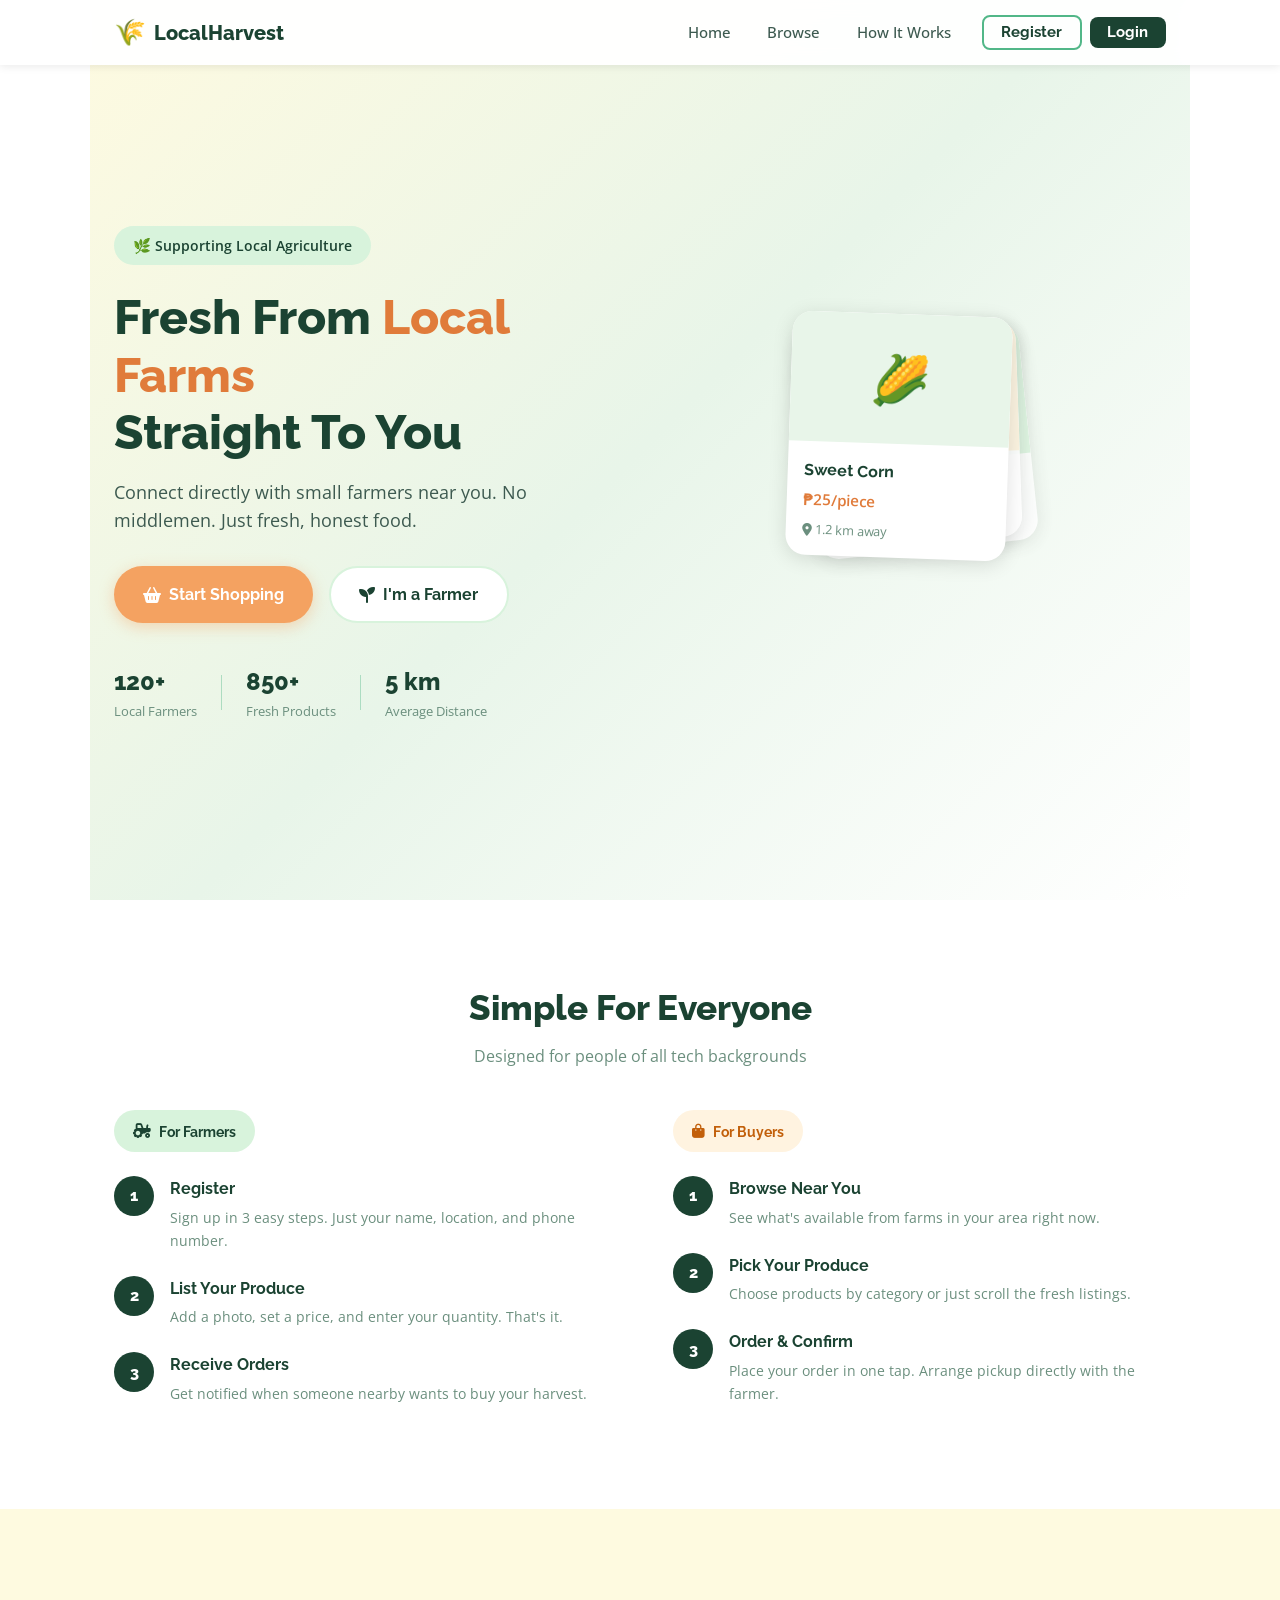
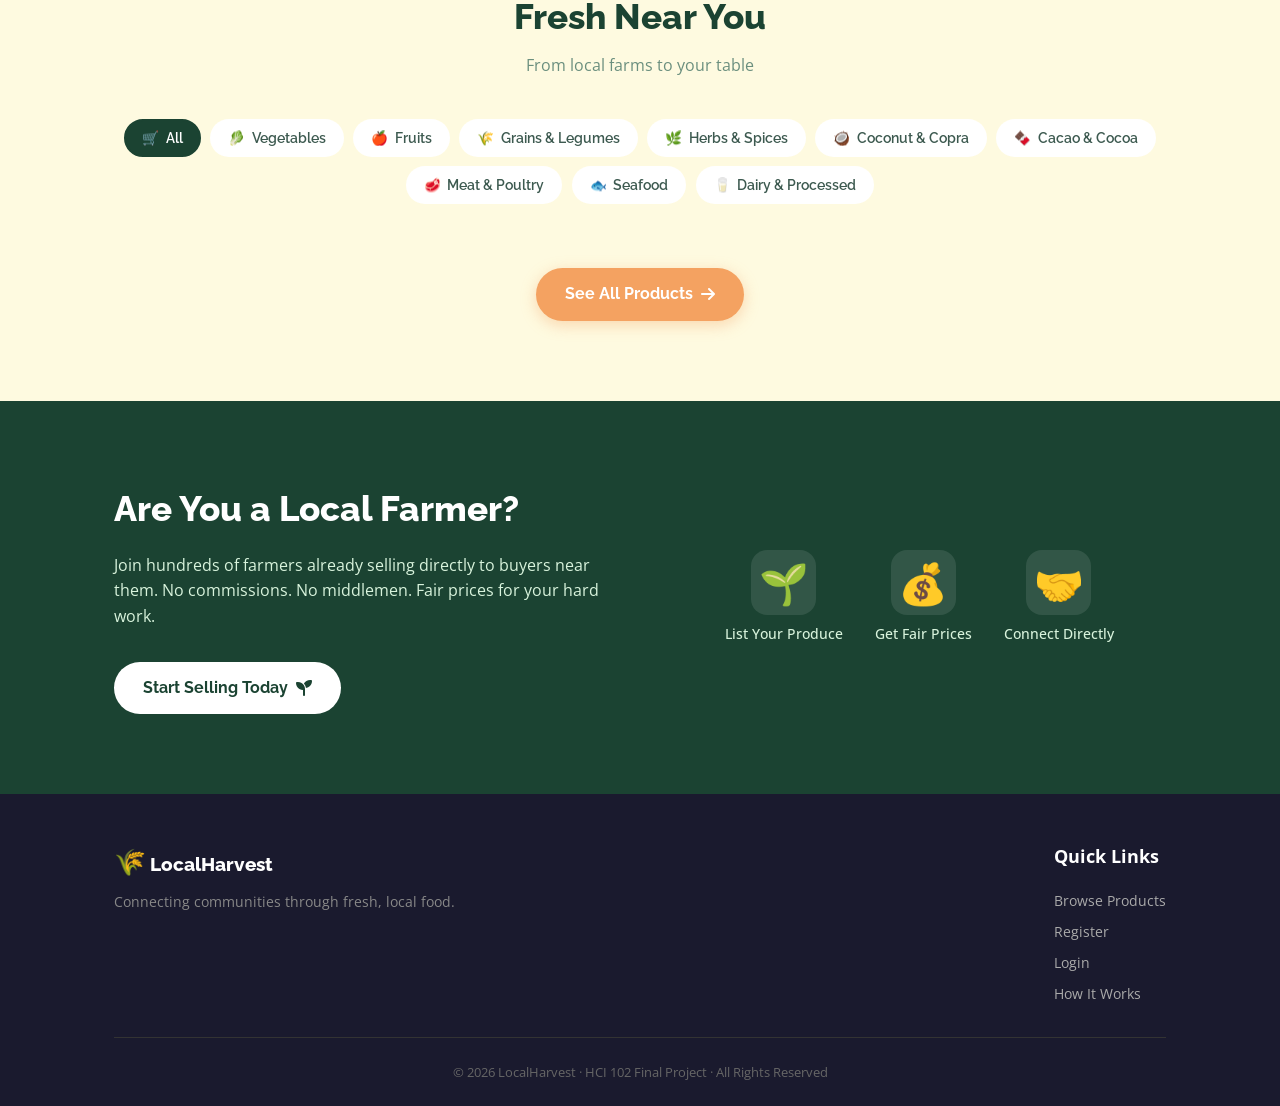
<file: index.html>
<!DOCTYPE html>
<html lang="en">

<head>
  <meta charset="UTF-8">
  <meta name="viewport" content="width=device-width, initial-scale=1.0">
  <!-- Favicons -->
  <link rel="icon" type="image/x-icon"    href="favicon.ico">
  <link rel="icon" type="image/svg+xml"   href="favicon.svg">
  <link rel="icon" type="image/png" sizes="192x192" href="favicon-192.png">
  <link rel="icon" type="image/png" sizes="512x512" href="favicon-512.png">
  <link rel="apple-touch-icon" sizes="180x180"      href="apple-touch-icon.png">
  <meta name="theme-color" content="#1a5c38">
  <title>LocalHarvest – Fresh From Local Farms</title>
  <link rel="preconnect" href="https://fonts.googleapis.com">
  <link
    href="https://fonts.googleapis.com/css2?family=Raleway:wght@400;600;700;800&family=Open+Sans:wght@400;500;600&display=swap"
    rel="stylesheet">
  <link rel="stylesheet" href="https://cdnjs.cloudflare.com/ajax/libs/font-awesome/6.4.0/css/all.min.css">
  <link rel="stylesheet" href="style.css">
</head>

<body>
  <!-- NAVIGATION -->
  <nav class="navbar" id="navbar">
    <div class="nav-container">
      <div class="nav-brand">
        <span class="brand-icon">🌾</span>
        <span class="brand-name">LocalHarvest</span>
      </div>
      <button class="nav-toggle" id="navToggle" aria-label="Toggle menu">
        <i class="fas fa-bars"></i>
      </button>
      <ul class="nav-links" id="navLinks">
        <li><a href="#home">Home</a></li>
        <li><a href="#browse">Browse</a></li>
        <li><a href="#how-it-works">How It Works</a></li>
        <li class="nav-divider"></li>
        <li><a href="register.html" class="nav-btn btn-outline">Register</a></li>
        <li><a href="login.html" class="nav-btn btn-filled">Login</a></li>
      </ul>
    </div>
  </nav>

  <!-- HERO -->
  <section class="hero" id="home">
    <div class="hero-content">
      <div class="hero-badge">
        <span>🌿 Supporting Local Agriculture</span>
      </div>
      <h1>Fresh From <span class="highlight">Local Farms</span><br>Straight To You</h1>
      <p class="hero-sub">Connect directly with small farmers near you. No middlemen. Just fresh, honest food.</p>
      <div class="hero-btns">
        <a href="login.html" class="btn btn-primary">
          <i class="fas fa-shopping-basket"></i> Start Shopping
        </a>
        <a href="register.html?role=farmer" class="btn btn-secondary">
          <i class="fas fa-seedling"></i> I'm a Farmer
        </a>
      </div>
      <div class="hero-stats">
        <div class="stat"><span class="stat-num">120+</span><span class="stat-label">Local Farmers</span></div>
        <div class="stat-divider"></div>
        <div class="stat"><span class="stat-num">850+</span><span class="stat-label">Fresh Products</span></div>
        <div class="stat-divider"></div>
        <div class="stat"><span class="stat-num">5 km</span><span class="stat-label">Average Distance</span></div>
      </div>
    </div>
    <div class="hero-visual">
      <div class="hero-card-stack">
        <div class="product-preview-card card-back">
          <div class="ppc-img" style="background:#d8f3dc;"><span style="font-size:3rem;">🍅</span></div>
          <div class="ppc-info"><strong>Tomatoes</strong><span>₱45/kg</span></div>
        </div>
        <div class="product-preview-card card-mid">
          <div class="ppc-img" style="background:#fff3e0;"><span style="font-size:3rem;">🥬</span></div>
          <div class="ppc-info"><strong>Pechay</strong><span>₱30/bundle</span></div>
        </div>
        <div class="product-preview-card card-front">
          <div class="ppc-img" style="background:#e8f5e9;"><span style="font-size:3rem;">🌽</span></div>
          <div class="ppc-info">
            <strong>Sweet Corn</strong><span>₱25/piece</span>
            <div class="ppc-farmer"><i class="fas fa-map-marker-alt"></i> 1.2 km away</div>
          </div>
        </div>
      </div>
    </div>
  </section>

  <!-- HOW IT WORKS -->
  <section class="how-it-works" id="how-it-works">
    <div class="container">
      <div class="section-header">
        <h2>Simple For Everyone</h2>
        <p>Designed for people of all tech backgrounds</p>
      </div>
      <div class="steps-grid">
        <div class="step-column">
          <div class="role-badge farmer-badge"><i class="fas fa-tractor"></i> For Farmers</div>
          <div class="step">
            <div class="step-num">1</div>
            <div class="step-text"><strong>Register</strong>
              <p>Sign up in 3 easy steps. Just your name, location, and phone number.</p>
            </div>
          </div>
          <div class="step">
            <div class="step-num">2</div>
            <div class="step-text"><strong>List Your Produce</strong>
              <p>Add a photo, set a price, and enter your quantity. That's it.</p>
            </div>
          </div>
          <div class="step">
            <div class="step-num">3</div>
            <div class="step-text"><strong>Receive Orders</strong>
              <p>Get notified when someone nearby wants to buy your harvest.</p>
            </div>
          </div>
        </div>
        <div class="steps-divider">
          <div class="divider-line"></div>
          <div class="divider-icon"></div>
          <div class="divider-line"></div>
        </div>
        <div class="step-column">
          <div class="role-badge buyer-badge"><i class="fas fa-shopping-bag"></i> For Buyers</div>
          <div class="step">
            <div class="step-num">1</div>
            <div class="step-text"><strong>Browse Near You</strong>
              <p>See what's available from farms in your area right now.</p>
            </div>
          </div>
          <div class="step">
            <div class="step-num">2</div>
            <div class="step-text"><strong>Pick Your Produce</strong>
              <p>Choose products by category or just scroll the fresh listings.</p>
            </div>
          </div>
          <div class="step">
            <div class="step-num">3</div>
            <div class="step-text"><strong>Order &amp; Confirm</strong>
              <p>Place your order in one tap. Arrange pickup directly with the farmer.</p>
            </div>
          </div>
        </div>
      </div>
    </div>
  </section>

  <!-- BROWSE PREVIEW -->
  <section class="browse-preview" id="browse">
    <div class="container">
      <div class="section-header">
        <h2>Fresh Near You</h2>
        <p>From local farms to your table</p>
      </div>
      <div class="category-filter">
        <button class="cat-btn active" data-cat="all"><span>🛒</span> All</button>
        <button class="cat-btn" data-cat="vegetables"><span>🥬</span> Vegetables</button>
        <button class="cat-btn" data-cat="fruits"><span>🍎</span> Fruits</button>
        <button class="cat-btn" data-cat="grains"><span>🌾</span> Grains &amp; Legumes</button>
        <button class="cat-btn" data-cat="herbs"><span>🌿</span> Herbs &amp; Spices</button>
        <button class="cat-btn" data-cat="coconut"><span>🥥</span> Coconut &amp; Copra</button>
        <button class="cat-btn" data-cat="cacao"><span>🍫</span> Cacao &amp; Cocoa</button>
        <button class="cat-btn" data-cat="meat"><span>🥩</span> Meat &amp; Poultry</button>
        <button class="cat-btn" data-cat="seafood"><span>🐟</span> Seafood</button>
        <button class="cat-btn" data-cat="dairy"><span>🥛</span> Dairy &amp; Processed</button>
      </div>
      <div class="products-grid" id="productsGrid"></div>
      <div class="browse-cta">
        <a href="login.html" class="btn btn-primary">See All Products <i class="fas fa-arrow-right"></i></a>
      </div>
    </div>
  </section>

  <!-- FARMER CTA -->
  <section class="farmer-cta">
    <div class="container">
      <div class="cta-content">
        <div class="cta-text">
          <h2>Are You a Local Farmer?</h2>
          <p>Join hundreds of farmers already selling directly to buyers near them. No commissions. No middlemen. Fair
            prices for your hard work.</p>
          <a href="register.html?role=farmer" class="btn btn-light">Start Selling Today <i
              class="fas fa-seedling"></i></a>
        </div>
        <div class="cta-visual">
          <div class="cta-icons">
            <div class="cta-icon-item"><span>🌱</span>
              <p>List Your Produce</p>
            </div>
            <div class="cta-icon-item"><span>💰</span>
              <p>Get Fair Prices</p>
            </div>
            <div class="cta-icon-item"><span>🤝</span>
              <p>Connect Directly</p>
            </div>
          </div>
        </div>
      </div>
    </div>
  </section>

  <!-- FOOTER -->
  <footer class="footer">
    <div class="container">
      <div class="footer-top">
        <div class="footer-brand">
          <span class="brand-icon">🌾</span>
          <span class="brand-name">LocalHarvest</span>
          <p>Connecting communities through fresh, local food.</p>
        </div>
        <div class="footer-links">
          <h4>Quick Links</h4>
          <a href="browse.html">Browse Products</a>
          <a href="register.html">Register</a>
          <a href="login.html">Login</a>
          <a href="#how-it-works">How It Works</a>
        </div>
      </div>
      <div class="footer-bottom">
        <p>© 2026 LocalHarvest · HCI 102 Final Project · All Rights Reserved</p>
      </div>
    </div>
  </footer>

  <script src="data.js"></script>
  <script src="app.js"></script>
</body>

</html>
</file>
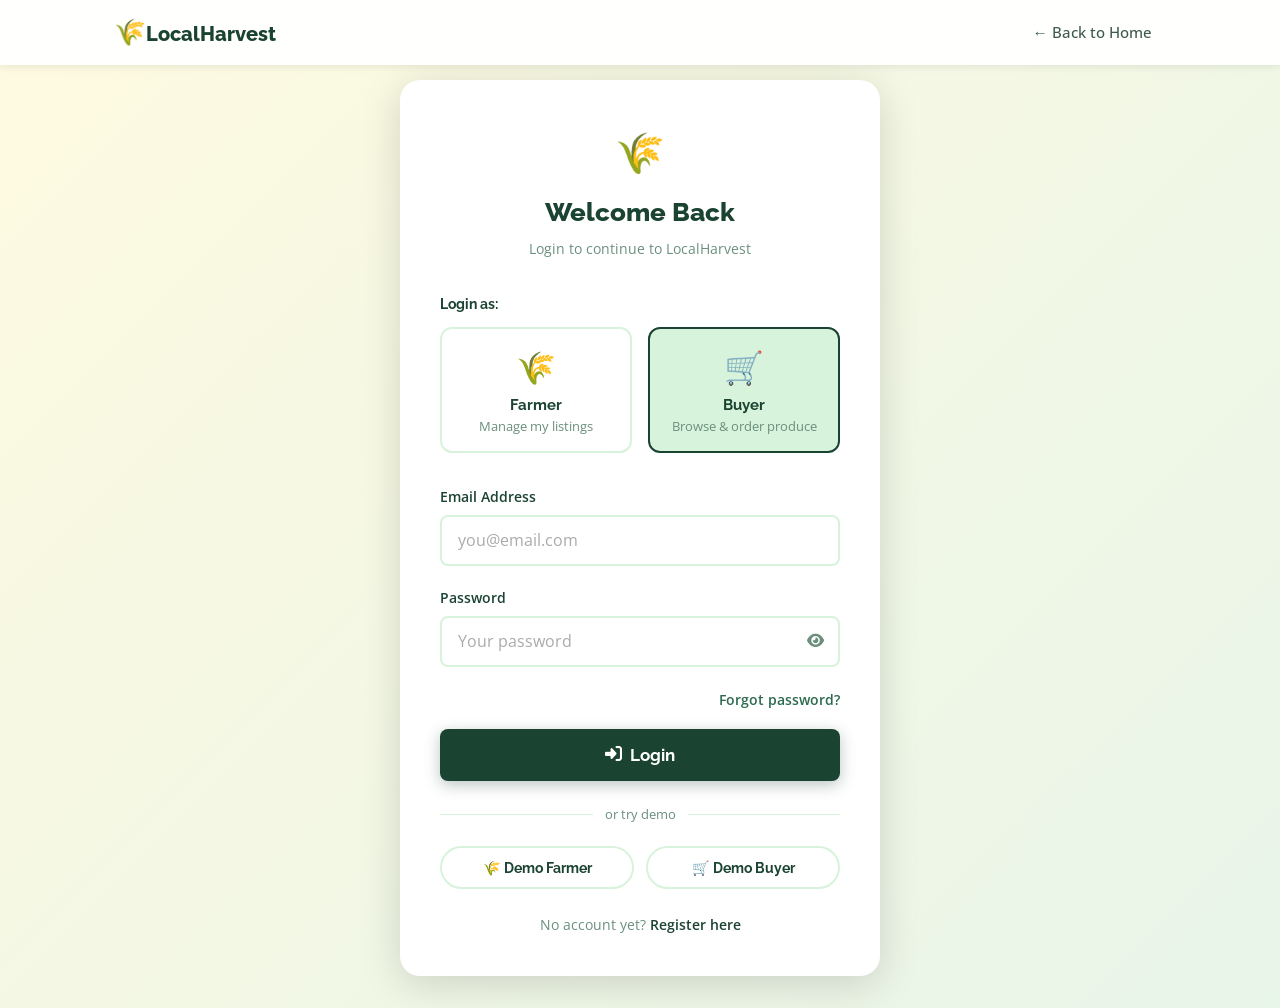
<file: add-product.html>
<!DOCTYPE html>
<html lang="en">

<head>
  <meta charset="UTF-8">
  <meta name="viewport" content="width=device-width, initial-scale=1.0">
  <!-- Favicons -->
  <link rel="icon" type="image/x-icon"    href="favicon.ico">
  <link rel="icon" type="image/svg+xml"   href="favicon.svg">
  <link rel="icon" type="image/png" sizes="192x192" href="favicon-192.png">
  <link rel="icon" type="image/png" sizes="512x512" href="favicon-512.png">
  <link rel="apple-touch-icon" sizes="180x180"      href="apple-touch-icon.png">
  <meta name="theme-color" content="#1a5c38">
  <title>Add Product – LocalHarvest</title>
  <link
    href="https://fonts.googleapis.com/css2?family=Raleway:wght@400;600;700;800&family=Open+Sans:wght@400;500;600&display=swap"
    rel="stylesheet">
  <link rel="stylesheet" href="https://cdnjs.cloudflare.com/ajax/libs/font-awesome/6.4.0/css/all.min.css">
  <link rel="stylesheet" href="style.css">
</head>

<body data-page="add-product">

  <nav class="navbar" id="navbar">
    <div class="nav-container">
      <div class="nav-brand"><a href="farmer-dashboard.html"><span class="brand-icon">🌾</span><span
            class="brand-name">LocalHarvest</span></a></div>
      <ul class="nav-links" id="navLinks">
        <li><a href="farmer-dashboard.html">← Back to Dashboard</a></li>
      </ul>
    </div>
  </nav>

  <div class="auth-page" style="align-items:flex-start;padding-top:6rem;">
    <div class="auth-card" style="max-width:580px;">
      <div class="auth-header">
        <span style="font-size:2.5rem;display:block;margin-bottom:0.5rem;">🌱</span>
        <h1>List Your Produce</h1>
        <p>Fill in the details below to add your product</p>
      </div>

      <!-- Image upload preview -->
      <div style="text-align:center;margin-bottom:1.5rem;">
        <div id="imgPreview"
          style="width:140px;height:140px;background:var(--green-pale);border-radius:var(--radius-lg);margin:0 auto 0.75rem;display:flex;align-items:center;justify-content:center;font-size:4rem;border:2px dashed var(--green-light);cursor:pointer;overflow:hidden;background-size:cover;background-position:center;"
          onclick="document.getElementById('imgUpload').click()">
          📷
        </div>
        <label for="imgUpload" style="font-size:0.85rem;color:var(--green-med);font-weight:600;cursor:pointer;">
          <i class="fas fa-camera"></i> Tap to upload photo
        </label>
        <input type="file" id="imgUpload" accept="image/*" style="display:none;">
      </div>

      <form id="addProductForm" novalidate>
        <div class="form-group">
          <label for="productName">Product Name <span style="color:#e74c3c;">*</span></label>
          <input type="text" id="productName" class="form-control" placeholder="e.g. Fresh Tomatoes, Sweet Corn">
          <div class="form-error" id="productNameError">Product name is required.</div>
        </div>

        <div style="display:grid;grid-template-columns:1fr 1fr;gap:1rem;">
          <div class="form-group">
            <label for="productCategory">Category <span style="color:#e74c3c;">*</span></label>
            <select id="productCategory" class="form-control">
              <option value="">Select category</option>
              <option value="vegetables">🥬 Vegetables</option>
              <option value="fruits">🍎 Fruits</option>
              <option value="grains">🌾 Grains &amp; Legumes</option>
              <option value="herbs">🌿 Herbs &amp; Spices</option>
              <option value="coconut">🥥 Coconut &amp; Copra</option>
              <option value="cacao">🍫 Cacao &amp; Cocoa</option>
              <option value="meat">🥩 Meat &amp; Poultry</option>
              <option value="seafood">🐟 Seafood</option>
              <option value="dairy">🥛 Dairy &amp; Processed</option>
            </select>
            <div class="form-error" id="productCategoryError">Please select a category.</div>
          </div>
          <div class="form-group">
            <label for="productUnit">Unit / Per <span style="color:#e74c3c;">*</span></label>
            <select id="productUnit" class="form-control">
              <option value="">Select unit</option>
              <option value="kg">kg</option>
              <option value="bundle">bundle</option>
              <option value="piece">piece</option>
              <option value="tray">tray</option>
              <option value="sack">sack</option>
              <option value="liter">liter</option>
            </select>
            <div class="form-error" id="productUnitError">Please select a unit.</div>
          </div>
        </div>

        <div style="display:grid;grid-template-columns:1fr 1fr;gap:1rem;">
          <div class="form-group">
            <label for="productPrice">Price (₱) <span style="color:#e74c3c;">*</span></label>
            <input type="number" id="productPrice" class="form-control" placeholder="e.g. 45" min="1">
            <div class="form-error" id="productPriceError">Price is required.</div>
          </div>
          <div class="form-group">
            <label for="productQty">Available Quantity <span style="color:#e74c3c;">*</span></label>
            <input type="number" id="productQty" class="form-control" placeholder="e.g. 50" min="1">
            <div class="form-error" id="productQtyError">Quantity is required.</div>
          </div>
        </div>

        <div class="form-group">
          <label for="productDesc">Description (Optional)</label>
          <textarea id="productDesc" class="form-control" rows="3"
            placeholder="Describe your product, how it's grown, freshness, etc." style="resize:vertical;"></textarea>
        </div>

        <!-- Preview card -->
        <div id="previewCard"
          style="background:var(--cream);border-radius:var(--radius);padding:1rem;margin-bottom:1.25rem;display:none;">
          <p style="font-size:0.8rem;font-weight:600;color:var(--text-light);margin-bottom:0.5rem;">PREVIEW</p>
          <div style="display:flex;align-items:center;gap:1rem;">
            <div id="previewEmoji"
              style="font-size:2rem;width:50px;height:50px;background:var(--green-pale);border-radius:10px;display:flex;align-items:center;justify-content:center;">
            </div>
            <div>
              <div id="previewName" style="font-family:'Raleway',sans-serif;font-weight:700;color:var(--green-dark);">
              </div>
              <div id="previewPrice" style="color:var(--accent-dark);font-weight:600;font-size:0.95rem;"></div>
            </div>
          </div>
        </div>

        <button type="submit" class="btn btn-green btn-block">
          <i class="fas fa-check-circle"></i> List My Product
        </button>
        <a href="farmer-dashboard.html" class="btn btn-secondary btn-block"
          style="margin-top:0.75rem;justify-content:center;">
          Cancel
        </a>
      </form>
    </div>
  </div>

  <!-- ══ CONFIRM MODAL ══ -->
  <div class="modal-overlay" id="confirmModal">
    <div class="modal" style="max-width:400px;text-align:center;position:relative;">
      <button class="modal-close" id="closeConfirmModal" style="position:absolute;top:1.25rem;right:1.5rem;"><i class="fas fa-times"></i></button>
      <span style="font-size:2.5rem;display:block;margin-bottom:0.75rem;">⚠️</span>
      <h2 id="confirmModalTitle" style="font-family:'Raleway',sans-serif;font-size:1.1rem;color:var(--green-dark);margin-bottom:0.5rem;">Are you sure?</h2>
      <p id="confirmModalMessage" style="color:var(--text-light);font-size:0.9rem;margin-bottom:1.25rem;"></p>
      <button id="confirmModalAction" class="btn btn-green btn-block" style="justify-content:center;">Confirm</button>
      <button id="cancelConfirmModal" class="btn btn-secondary btn-block" style="margin-top:0.5rem;justify-content:center;">Cancel</button>
    </div>
  </div>

  <script src="data.js"></script>
  <script src="app.js"></script>
  <script>
    // Live preview
    const emojiMap = { vegetables: '🥬', fruits: '🍎', grains: '🌾', herbs: '🌿' };
    function updatePreview() {
      const name = document.getElementById('productName').value;
      const cat = document.getElementById('productCategory').value;
      const price = document.getElementById('productPrice').value;
      const unit = document.getElementById('productUnit').value;
      const card = document.getElementById('previewCard');
      if (name || cat || price) {
        card.style.display = 'block';
        document.getElementById('previewEmoji').textContent = emojiMap[cat] || '📦';
        document.getElementById('previewName').textContent = name || '—';
        document.getElementById('previewPrice').textContent = price ? `₱${price}${unit ? '/' + unit : ''}` : '—';
      } else {
        card.style.display = 'none';
      }
    }
    ['productName', 'productCategory', 'productPrice', 'productUnit'].forEach(id => {
      document.getElementById(id)?.addEventListener('input', updatePreview);
      document.getElementById(id)?.addEventListener('change', updatePreview);
    });
  </script>
</body>

</html>
</file>
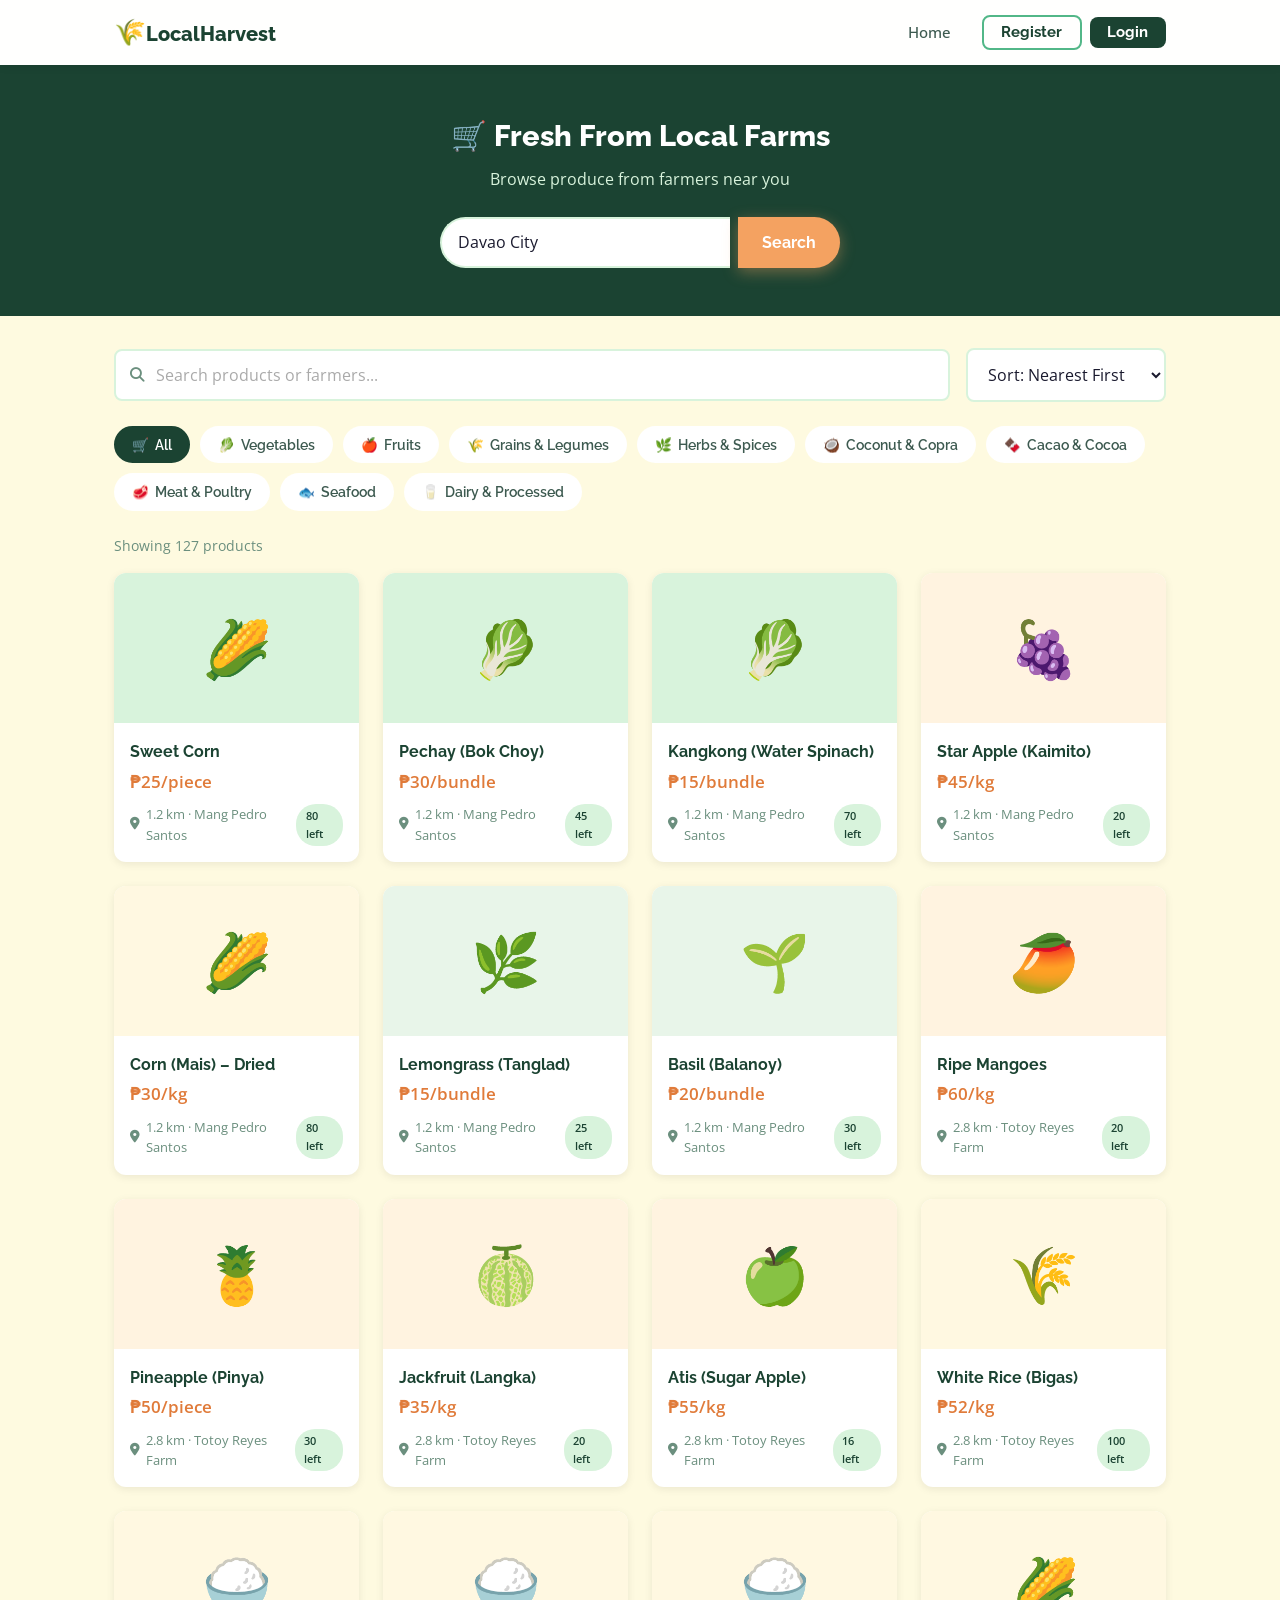
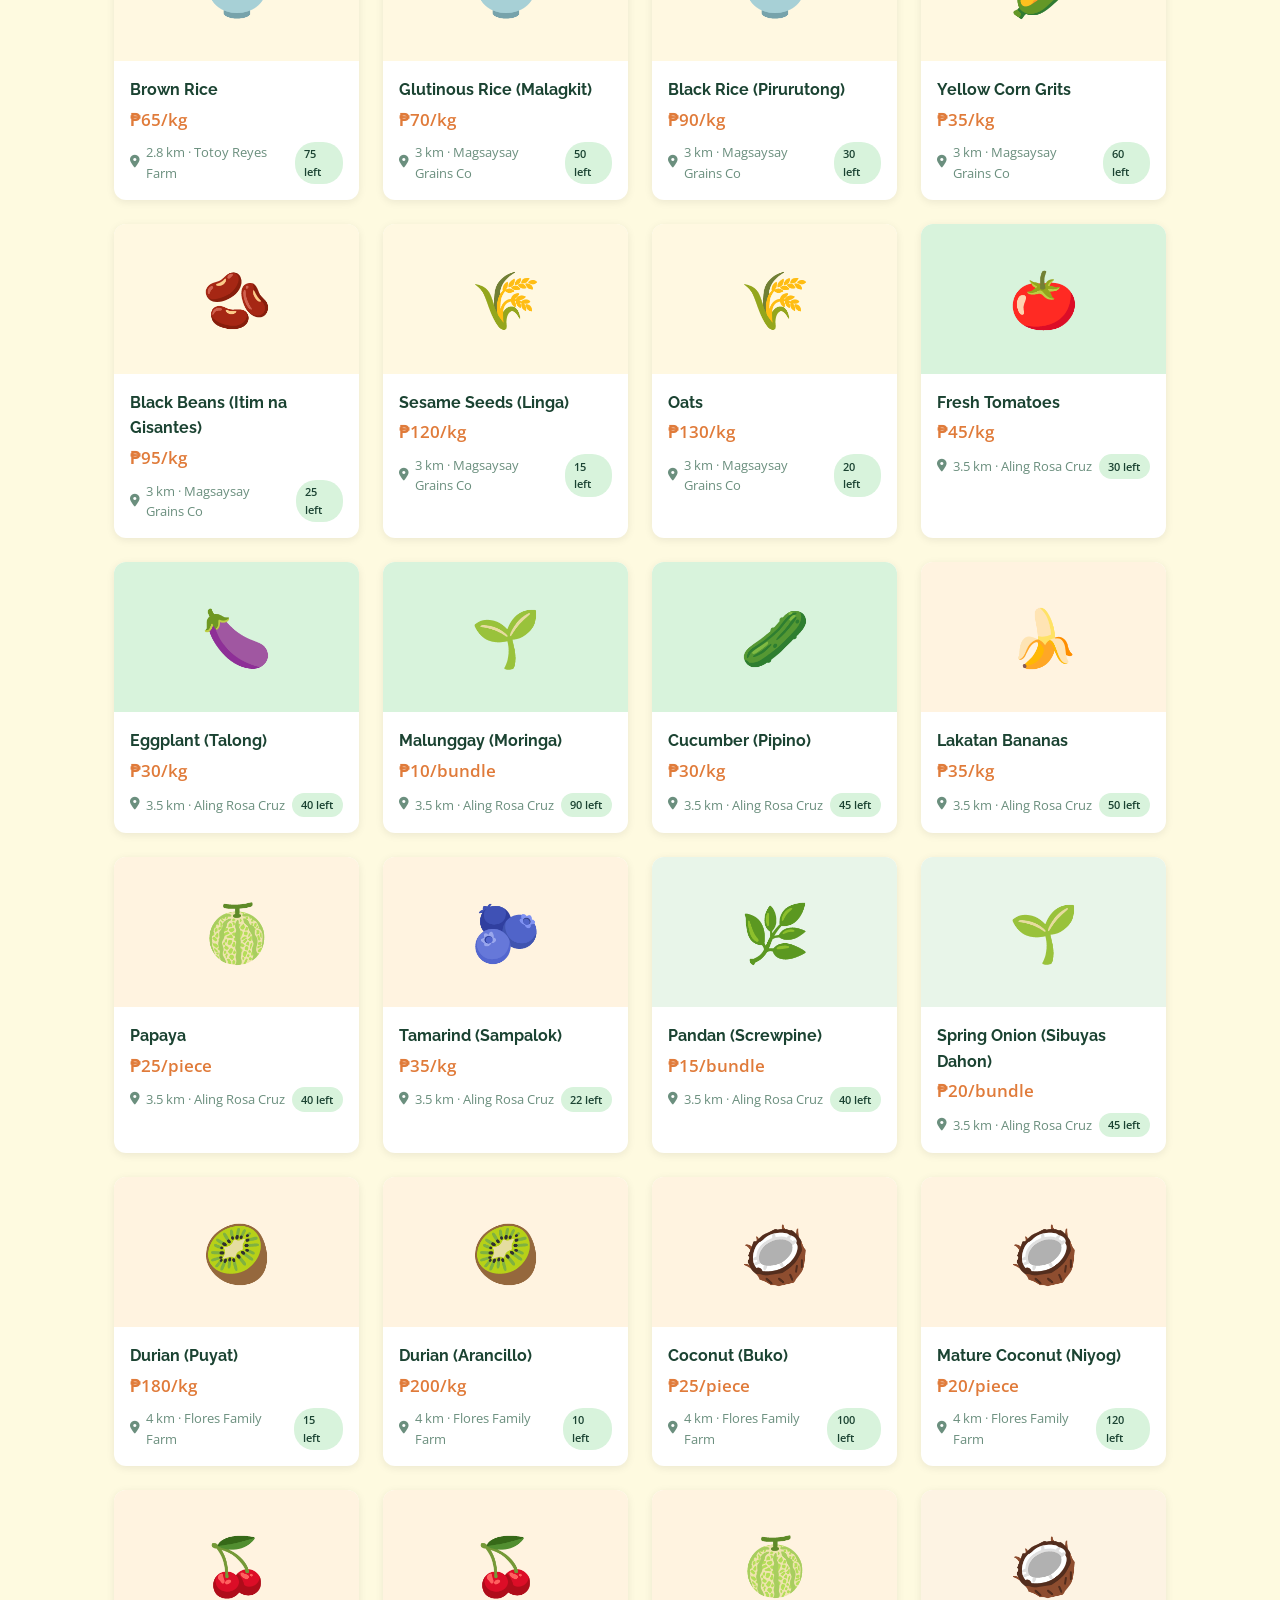
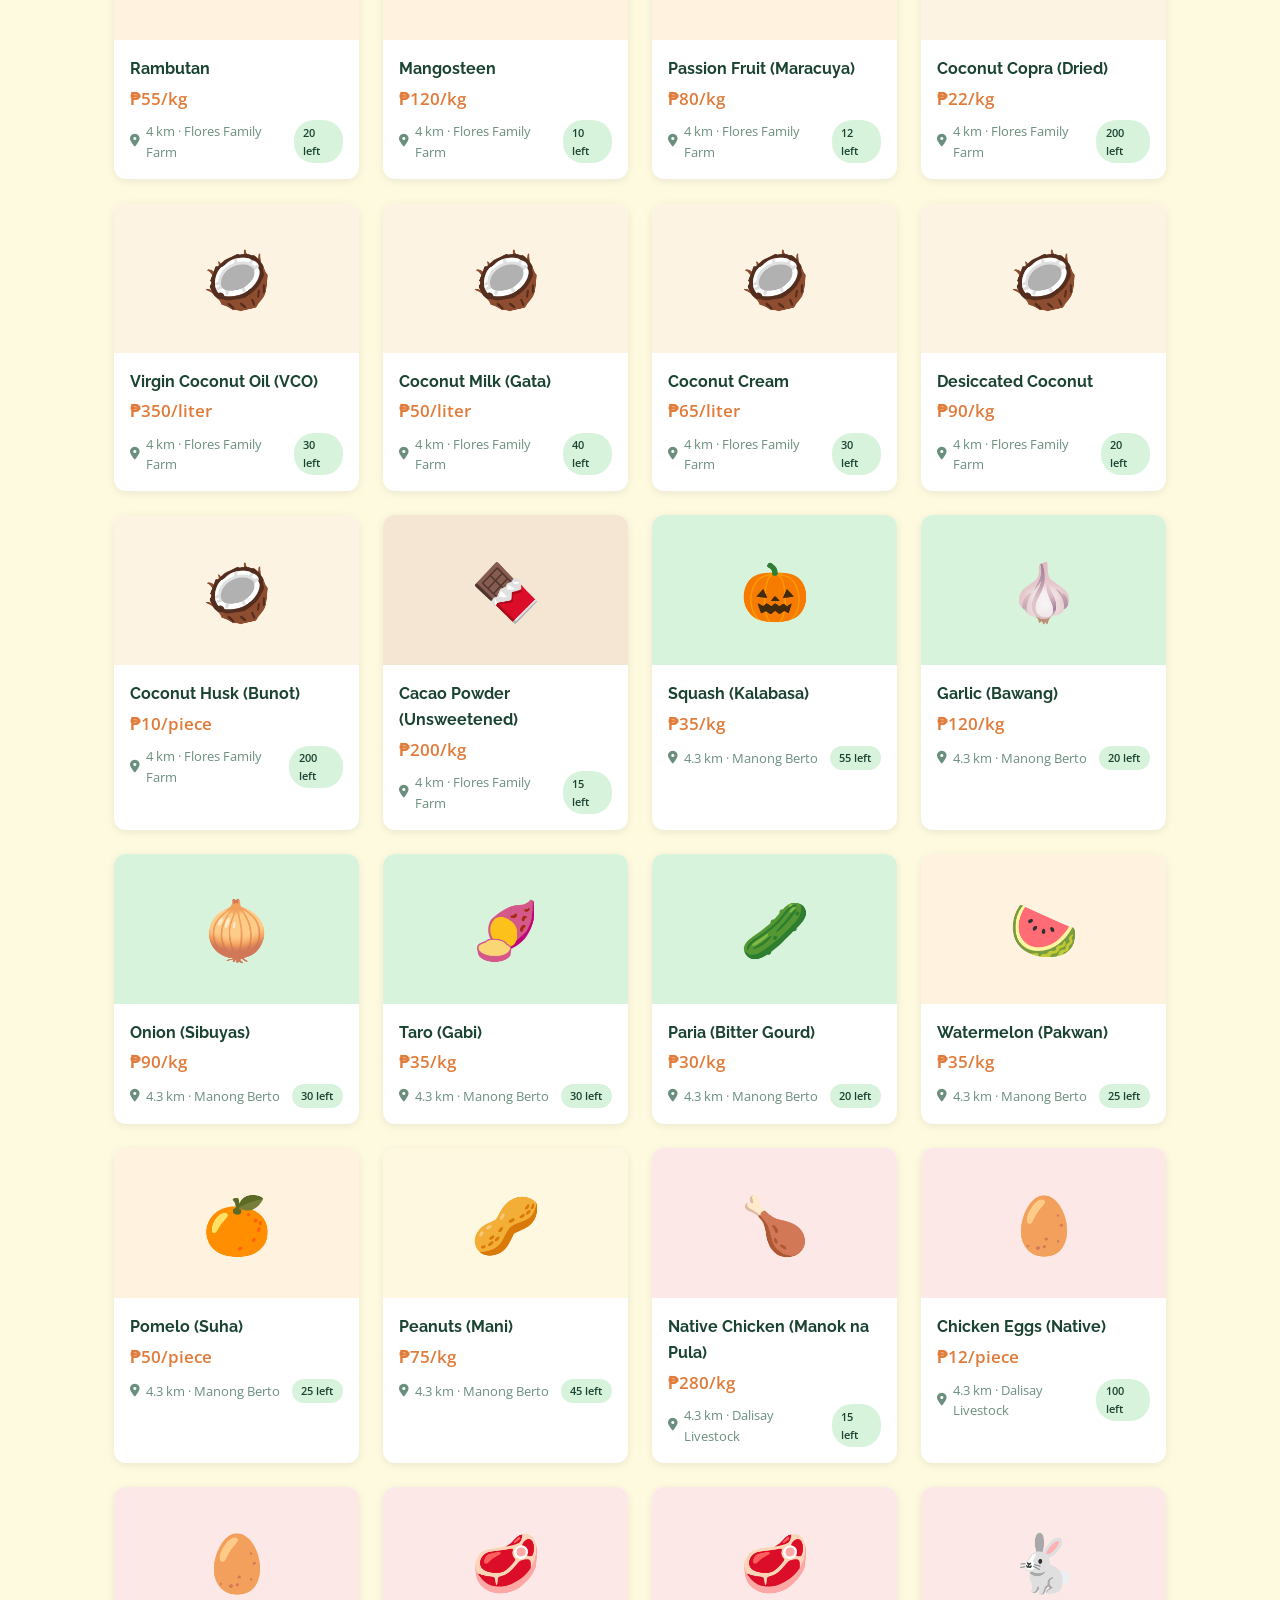
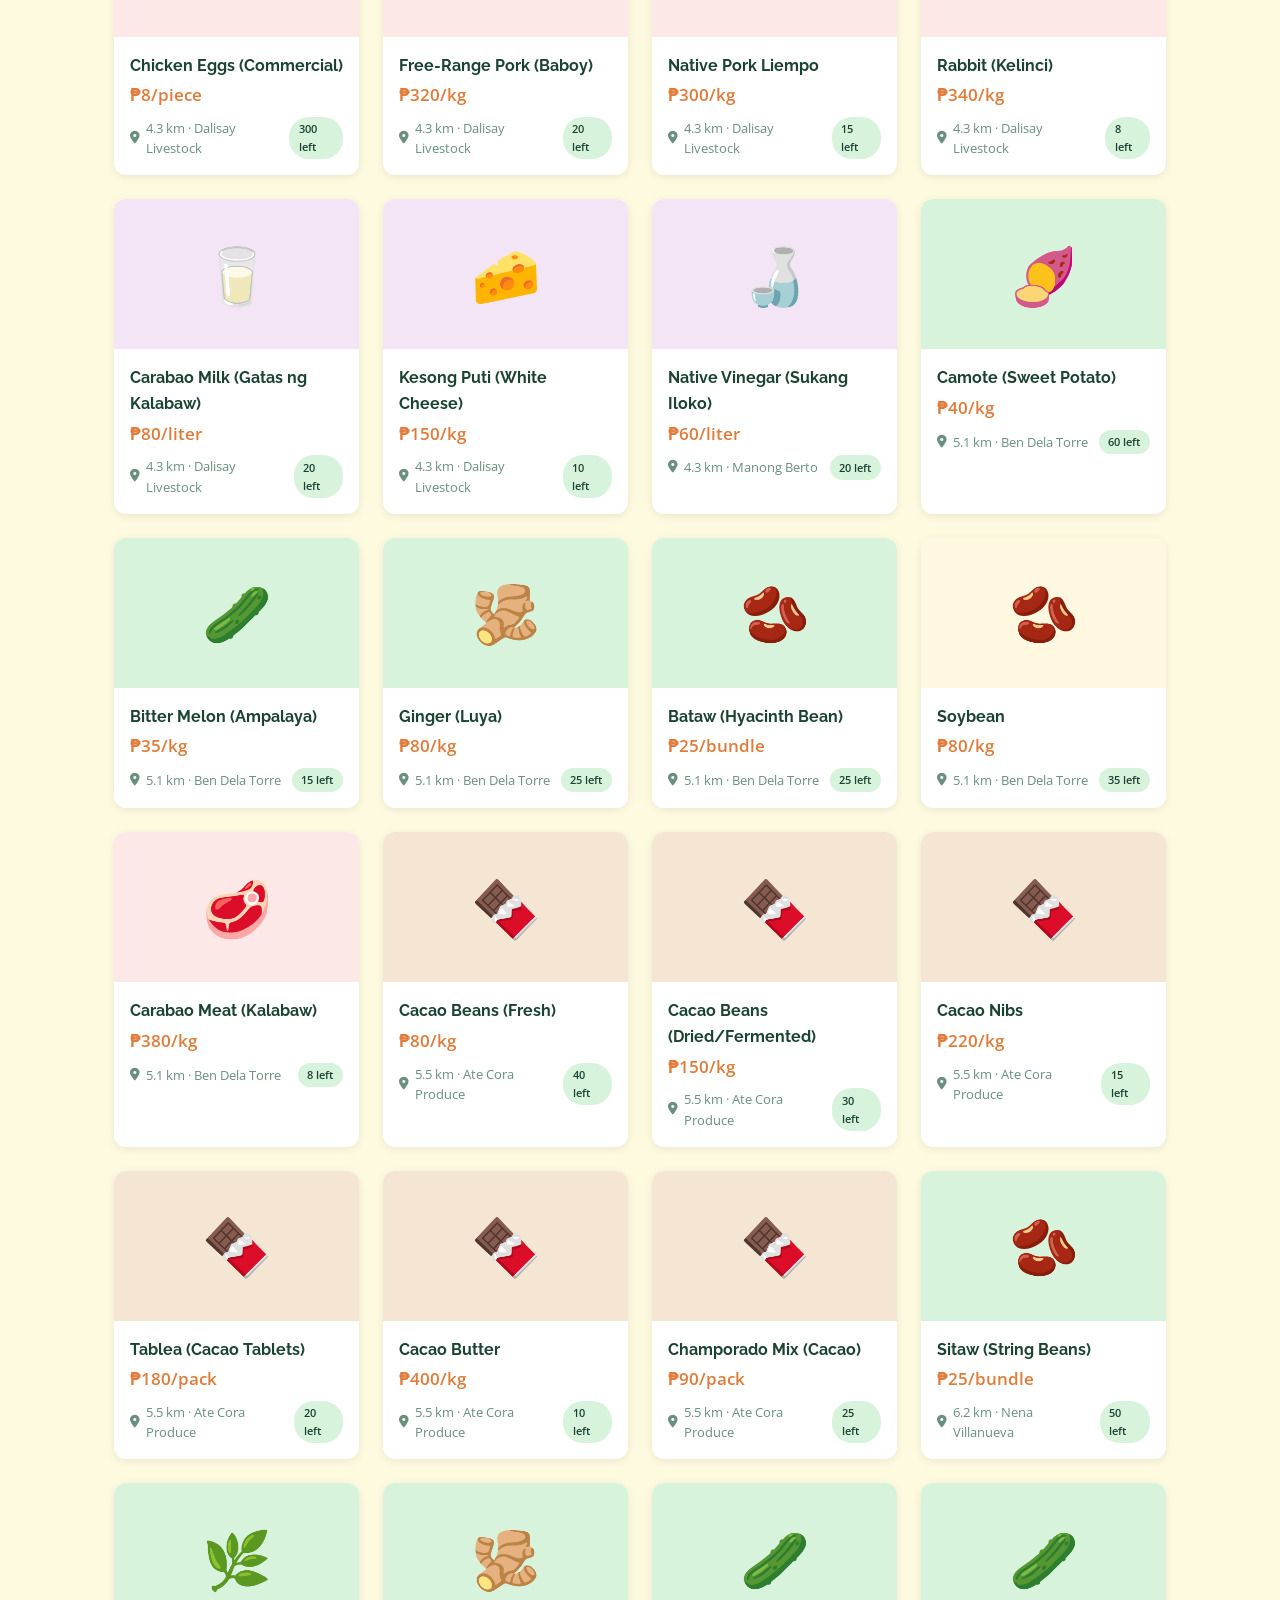
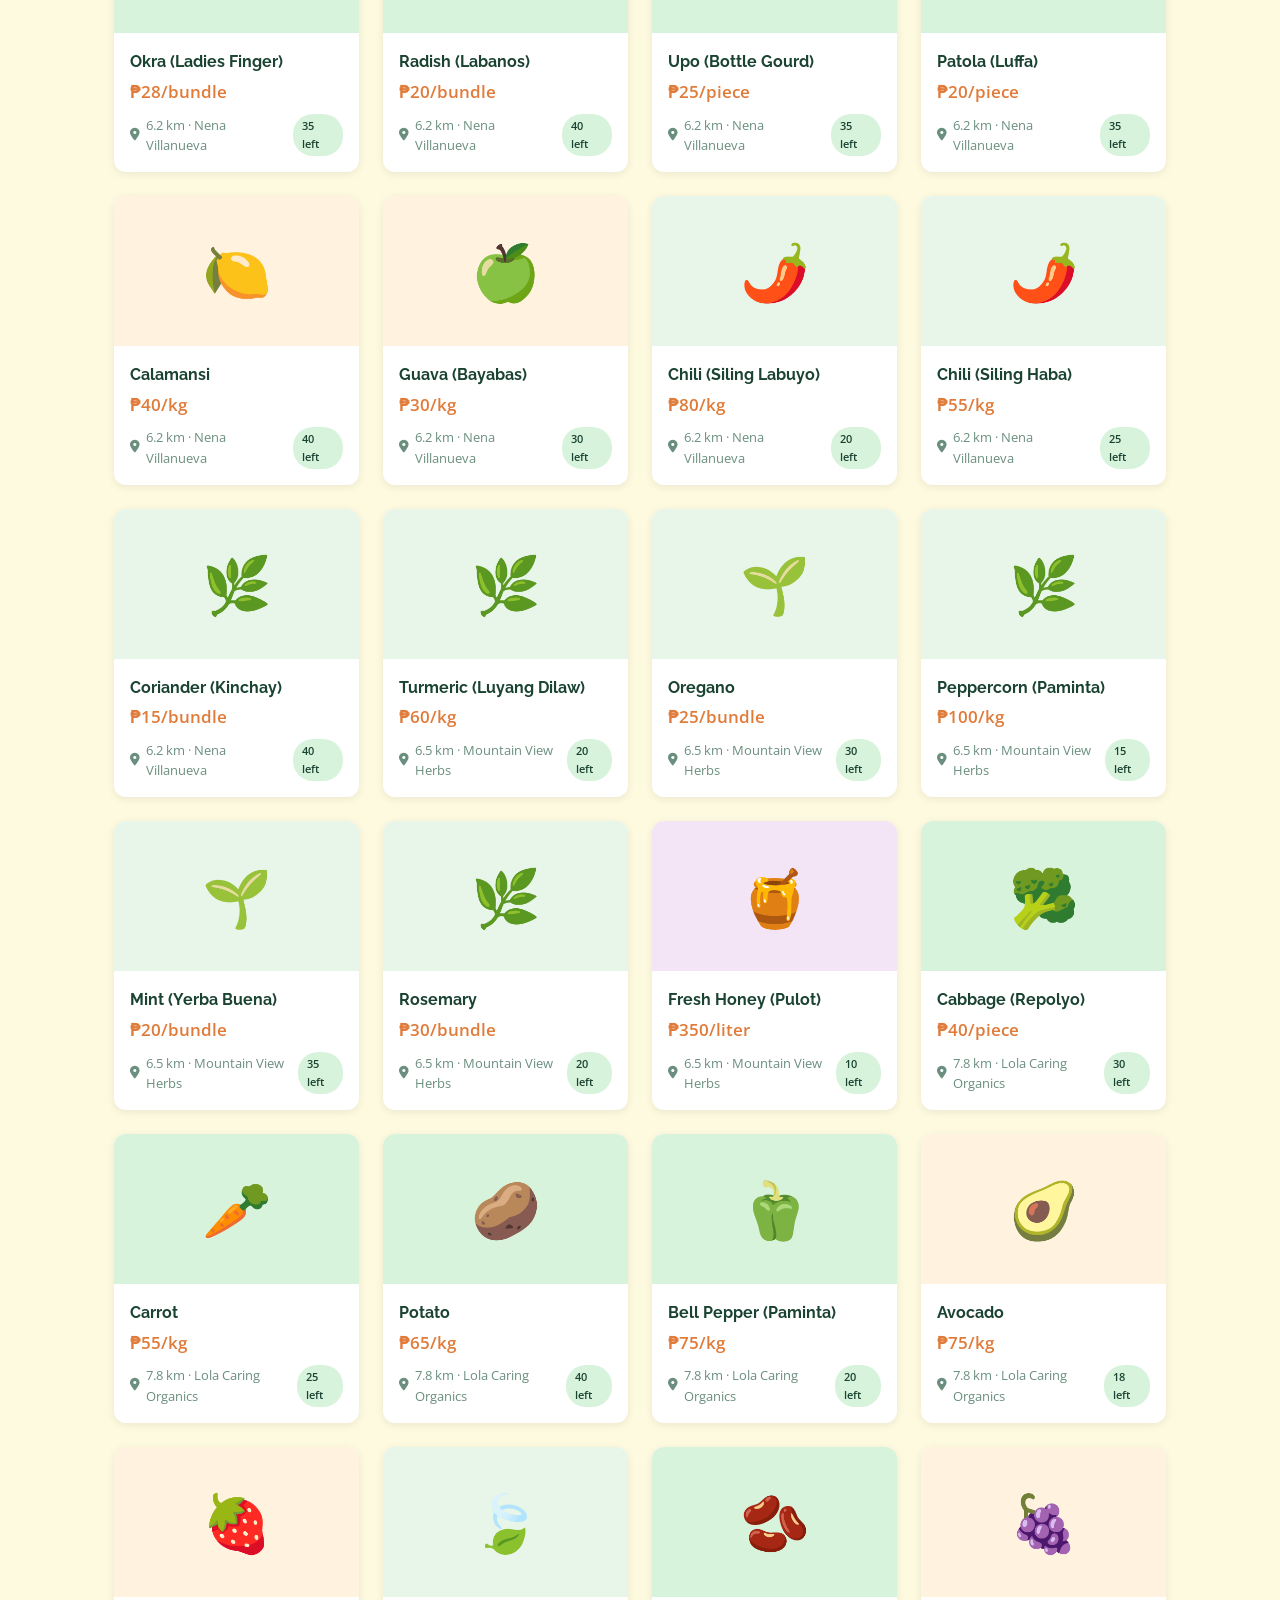
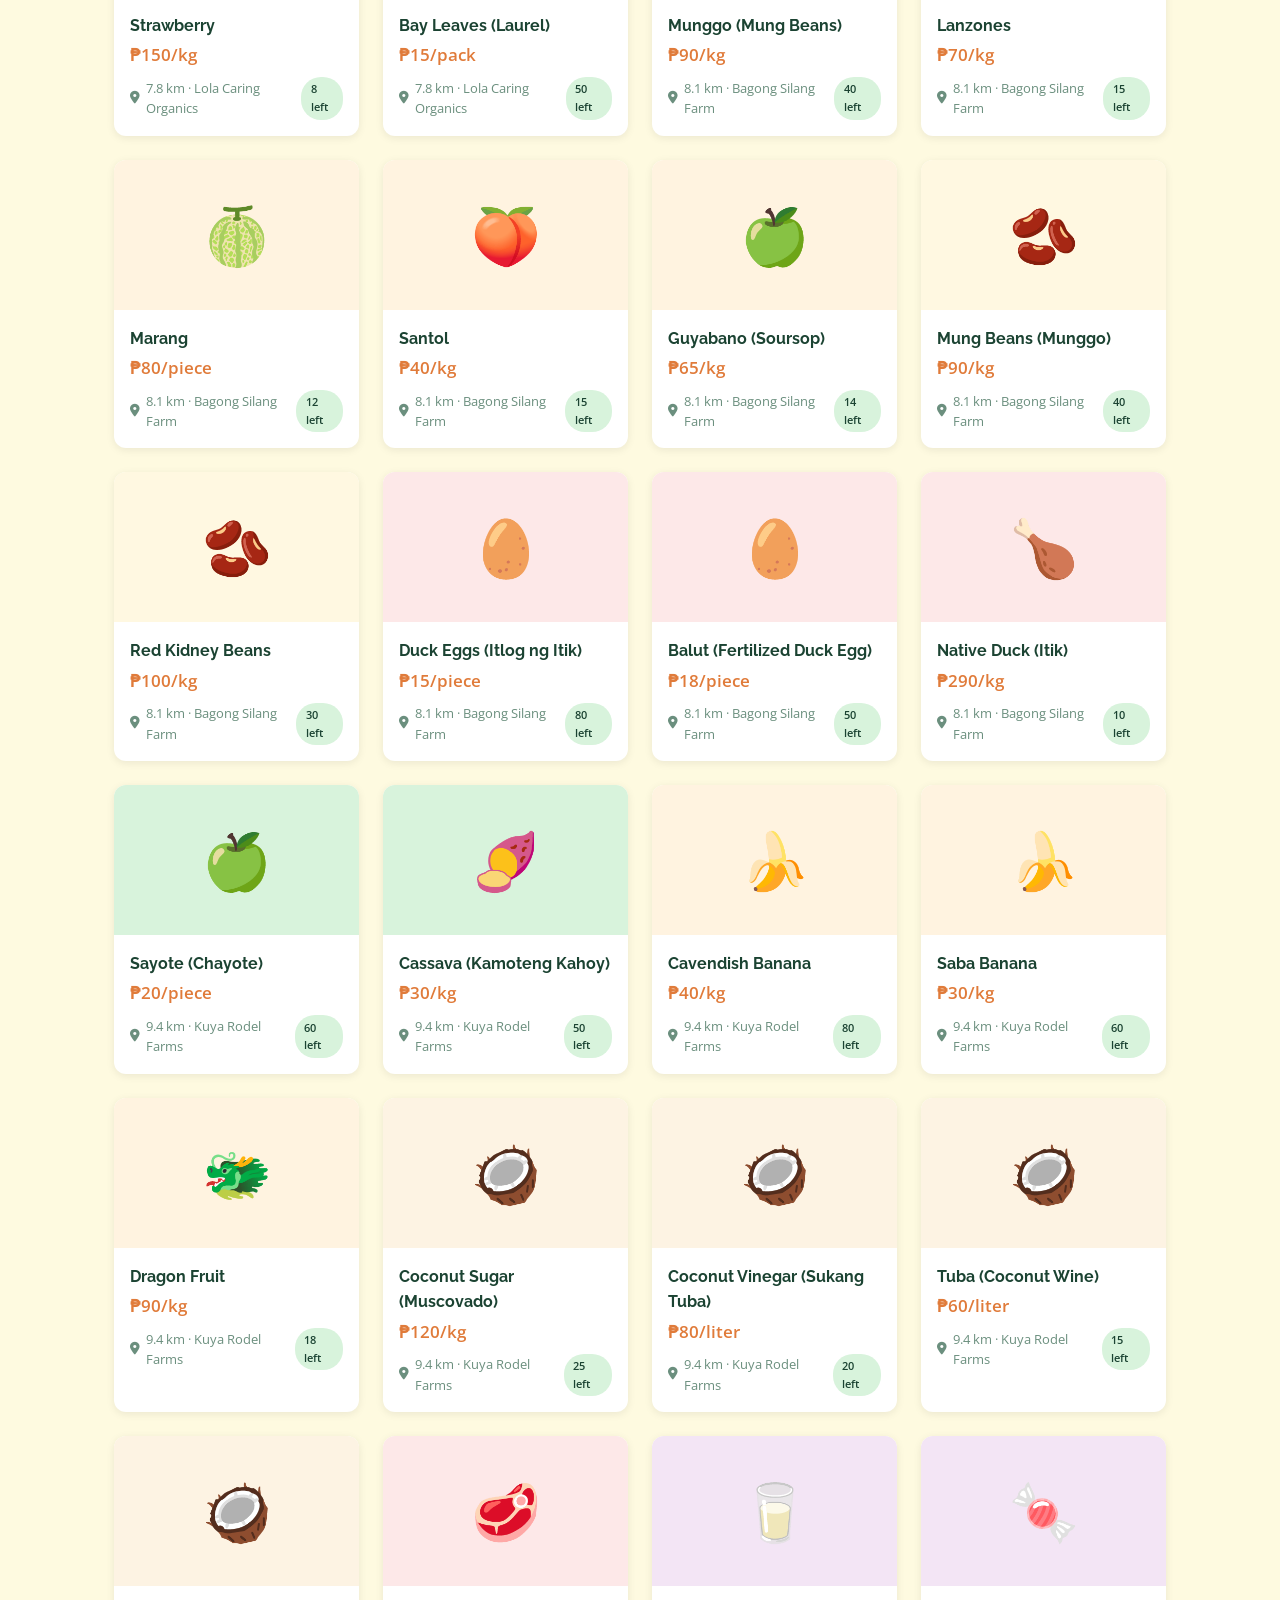
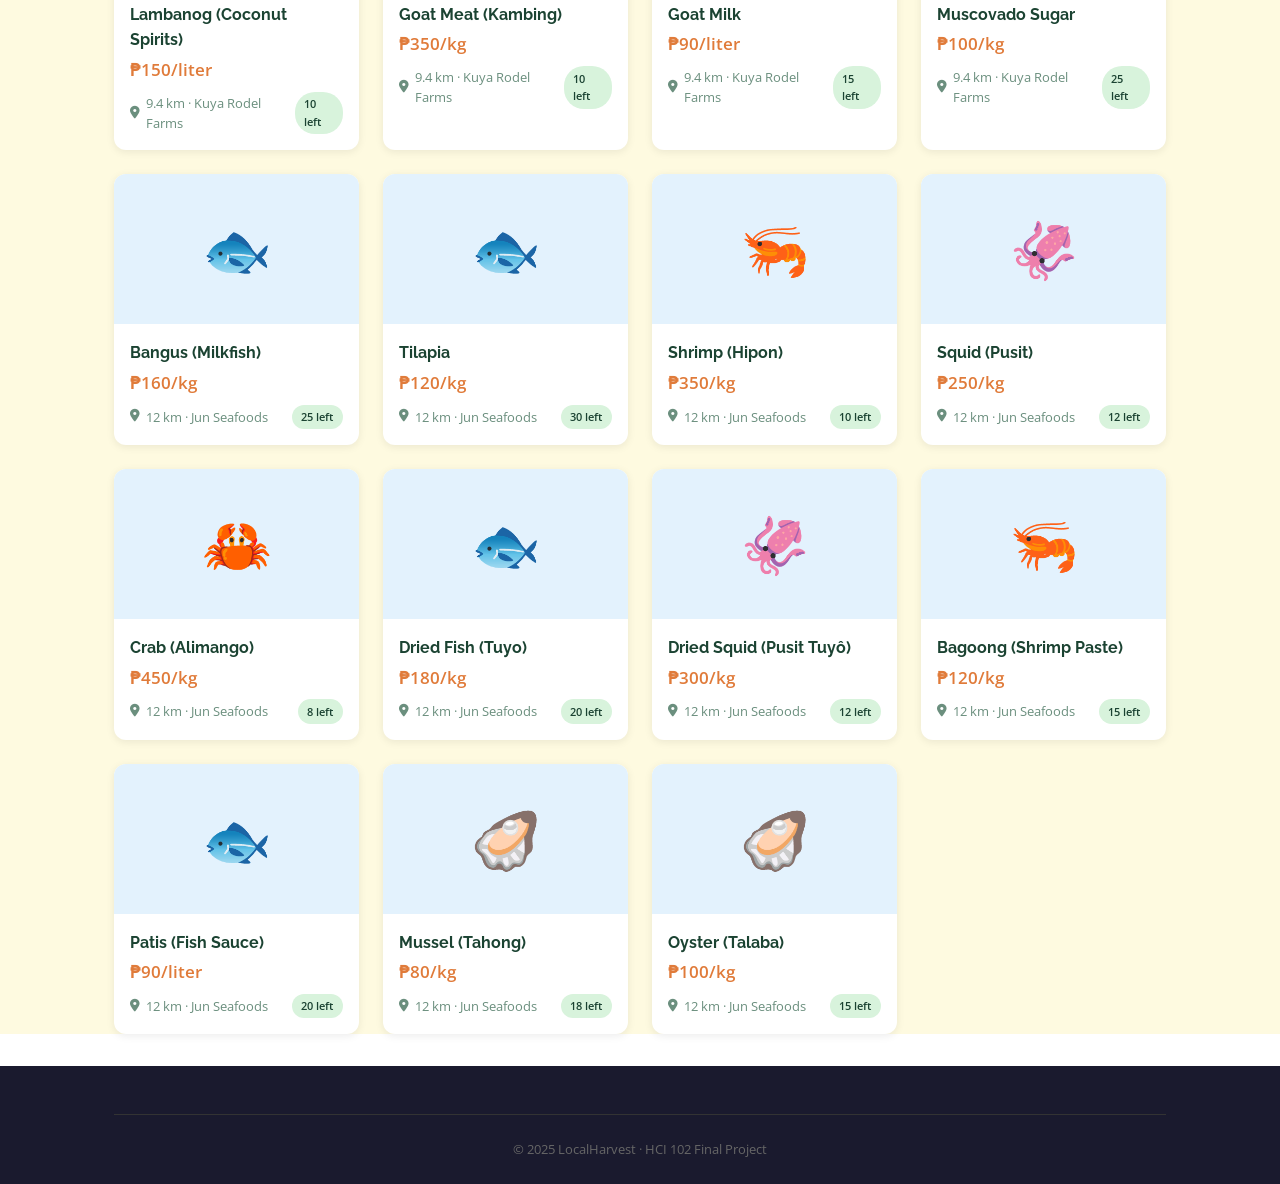
<file: browse.html>
<!DOCTYPE html>
<html lang="en">

<head>
  <meta charset="UTF-8">
  <meta name="viewport" content="width=device-width, initial-scale=1.0">
  <!-- Favicons -->
  <link rel="icon" type="image/x-icon"    href="favicon.ico">
  <link rel="icon" type="image/svg+xml"   href="favicon.svg">
  <link rel="icon" type="image/png" sizes="192x192" href="favicon-192.png">
  <link rel="icon" type="image/png" sizes="512x512" href="favicon-512.png">
  <link rel="apple-touch-icon" sizes="180x180"      href="apple-touch-icon.png">
  <meta name="theme-color" content="#1a5c38">
  <title>Browse Products – LocalHarvest</title>
  <link
    href="https://fonts.googleapis.com/css2?family=Raleway:wght@400;600;700;800&family=Open+Sans:wght@400;500;600&display=swap"
    rel="stylesheet">
  <link rel="stylesheet" href="https://cdnjs.cloudflare.com/ajax/libs/font-awesome/6.4.0/css/all.min.css">
  <link rel="stylesheet" href="style.css">
</head>

<body data-page="browse">

  <nav class="navbar" id="navbar">
    <div class="nav-container">
      <div class="nav-brand"><a href="index.html"><span class="brand-icon">🌾</span><span
            class="brand-name">LocalHarvest</span></a></div>
      <button class="nav-toggle" id="navToggle" aria-label="Toggle menu"><i class="fas fa-bars"></i></button>
      <ul class="nav-links" id="navLinks">
        <li><a href="index.html">Home</a></li>
        <li class="nav-divider"></li>
        <li><a href="register.html" class="nav-btn btn-outline" id="navRegisterBtn">Register</a></li>
        <li><a href="login.html" class="nav-btn btn-filled" id="navLoginBtn">Login</a></li>
      </ul>
    </div>
  </nav>

  <div class="browse-page">
    <!-- Hero / Search Bar -->
    <div class="browse-hero">
      <h1>🛒 Fresh From Local Farms</h1>
      <p>Browse produce from farmers near you</p>
      <div class="location-bar">
        <input type="text" id="locationInput" class="form-control" placeholder="📍 Enter your location..."
          value="Davao City">
        <button id="locationSearchBtn" class="btn btn-primary" style="border-radius:0 50px 50px 0;">Search</button>
      </div>
    </div>

    <div class="browse-body">
      <!-- Search + filter row -->
      <div style="display:flex;gap:1rem;flex-wrap:wrap;align-items:center;margin-bottom:1.5rem;">
        <div style="flex:1;min-width:200px;position:relative;">
          <i class="fas fa-search"
            style="position:absolute;left:1rem;top:50%;transform:translateY(-50%);color:var(--text-light);font-size:0.9rem;"></i>
          <input type="text" id="searchInput" class="form-control" placeholder="Search products or farmers..."
            style="padding-left:2.5rem;">
        </div>
        <select id="sortSelect" class="form-control" style="max-width:200px;">
          <option value="distance">Sort: Nearest First</option>
          <option value="price-asc">Price: Low to High</option>
          <option value="price-desc">Price: High to Low</option>
          <option value="name">Name: A–Z</option>
        </select>
      </div>

      <!-- Category filter -->
      <div class="category-filter" style="justify-content:flex-start;margin-bottom:1.5rem;">
        <button class="cat-btn active" data-cat="all"><span>🛒</span> All</button>
        <button class="cat-btn" data-cat="vegetables"><span>🥬</span> Vegetables</button>
        <button class="cat-btn" data-cat="fruits"><span>🍎</span> Fruits</button>
        <button class="cat-btn" data-cat="grains"><span>🌾</span> Grains &amp; Legumes</button>
        <button class="cat-btn" data-cat="herbs"><span>🌿</span> Herbs &amp; Spices</button>
        <button class="cat-btn" data-cat="coconut"><span>🥥</span> Coconut &amp; Copra</button>
        <button class="cat-btn" data-cat="cacao"><span>🍫</span> Cacao &amp; Cocoa</button>
        <button class="cat-btn" data-cat="meat"><span>🥩</span> Meat &amp; Poultry</button>
        <button class="cat-btn" data-cat="seafood"><span>🐟</span> Seafood</button>
        <button class="cat-btn" data-cat="dairy"><span>🥛</span> Dairy &amp; Processed</button>
      </div>

      <!-- Results count -->
      <p id="resultsCount" style="font-size:0.88rem;color:var(--text-light);margin-bottom:1rem;"></p>

      <!-- Products grid -->
      <div class="products-grid" id="browseGrid"></div>
    </div>
  </div>

  <footer class="footer">
    <div class="container">
      <div class="footer-bottom">
        <p>© 2025 LocalHarvest · HCI 102 Final Project</p>
      </div>
    </div>
  </footer>

  <script src="data.js"></script>
  <script src="app.js"></script>
  <script>
    // Extended browse: sort + results count
    const origInitBrowse = initBrowse;
    document.addEventListener('DOMContentLoaded', () => {
      document.getElementById('sortSelect')?.addEventListener('change', () => {
        const event = new Event('input');
        document.getElementById('searchInput')?.dispatchEvent(event);
      });
    });

    // Patch renderBrowse to include sort + count
    const _origInit = window.initBrowse;
    window.initBrowse = function () {
      const grid = document.getElementById('browseGrid');
      if (!grid) return;
      let activeCat = 'all';

      function renderBrowse() {
        const search = document.getElementById('searchInput')?.value?.toLowerCase() || '';
        const sort = document.getElementById('sortSelect')?.value || 'distance';
        let items = activeCat === 'all' ? [...PRODUCTS] : PRODUCTS.filter(p => p.category === activeCat);
        if (search) items = items.filter(p => p.name.toLowerCase().includes(search) || p.farmer.toLowerCase().includes(search) || p.location.toLowerCase().includes(search));
        if (sort === 'price-asc') items.sort((a, b) => a.price - b.price);
        else if (sort === 'price-desc') items.sort((a, b) => b.price - a.price);
        else if (sort === 'name') items.sort((a, b) => a.name.localeCompare(b.name));
        else items.sort((a, b) => a.distance - b.distance);

        const countEl = document.getElementById('resultsCount');
        if (countEl) countEl.textContent = `Showing ${items.length} product${items.length !== 1 ? 's' : ''}`;

        if (items.length === 0) {
          grid.innerHTML = `<div class="empty-state" style="grid-column:1/-1;"><span class="empty-icon">🔍</span><h3>No products found</h3><p>Try a different search or category.</p></div>`;
          return;
        }
        grid.innerHTML = items.map(p => productCardHTML(p)).join('');
        grid.querySelectorAll('.product-card').forEach(card => {
          card.addEventListener('click', () => window.location.href = `product-detail.html?id=${card.dataset.id}`);
        });
      }

      renderBrowse();
      document.querySelectorAll('.cat-btn').forEach(btn => {
        btn.addEventListener('click', () => {
          document.querySelectorAll('.cat-btn').forEach(b => b.classList.remove('active'));
          btn.classList.add('active');
          activeCat = btn.dataset.cat;
          renderBrowse();
        });
      });
      document.getElementById('searchInput')?.addEventListener('input', renderBrowse);
      document.getElementById('sortSelect')?.addEventListener('change', renderBrowse);
      document.getElementById('locationSearchBtn')?.addEventListener('click', () => {
        showToast('📍 Showing products nearest to your location!');
        renderBrowse();
      });
    }
  </script>
</body>

</html>
</file>
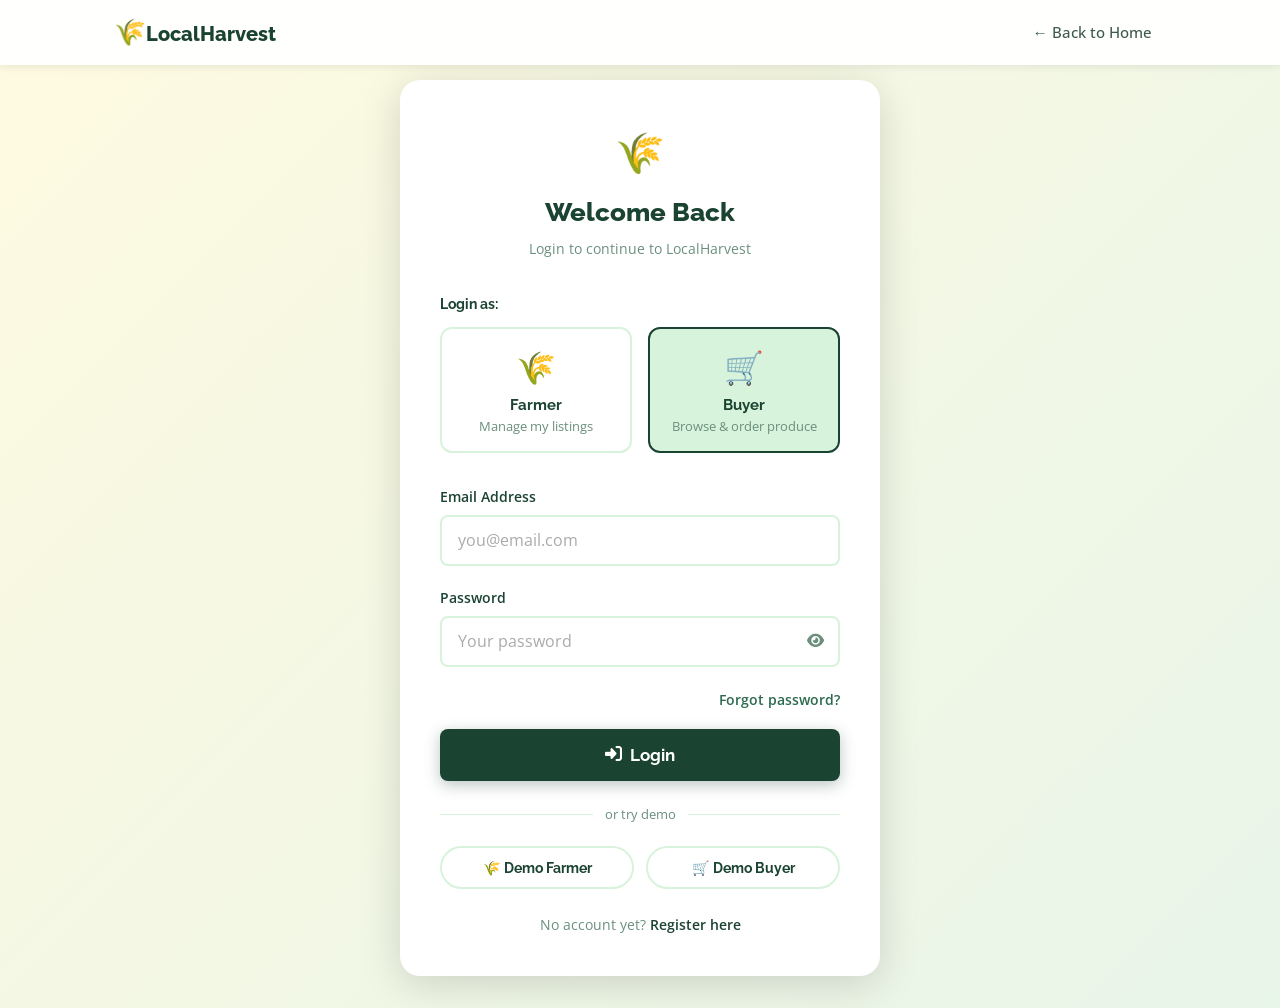
<file: farmer-dashboard.html>
<!DOCTYPE html>
<html lang="en">
<head>
  <meta charset="UTF-8">
  <meta name="viewport" content="width=device-width, initial-scale=1.0">
  <!-- Favicons -->
  <link rel="icon" type="image/x-icon"    href="favicon.ico">
  <link rel="icon" type="image/svg+xml"   href="favicon.svg">
  <link rel="icon" type="image/png" sizes="192x192" href="favicon-192.png">
  <link rel="icon" type="image/png" sizes="512x512" href="favicon-512.png">
  <link rel="apple-touch-icon" sizes="180x180"      href="apple-touch-icon.png">
  <meta name="theme-color" content="#1a5c38">
  <title>Farmer Dashboard – LocalHarvest</title>
  <link href="https://fonts.googleapis.com/css2?family=Raleway:wght@400;600;700;800&family=Open+Sans:wght@400;500;600&display=swap" rel="stylesheet">
  <link rel="stylesheet" href="https://cdnjs.cloudflare.com/ajax/libs/font-awesome/6.4.0/css/all.min.css">
  <link rel="stylesheet" href="style.css">
</head>
<body data-page="farmer-dashboard">

  <nav class="navbar" id="navbar">
    <div class="nav-container">
      <div class="nav-brand"><span class="brand-icon">🌾</span><span class="brand-name">LocalHarvest</span></div>
      <button class="nav-toggle" id="navToggle" aria-label="Toggle menu"><i class="fas fa-bars"></i></button>
      <ul class="nav-links" id="navLinks">
        <li><a href="profile.html">My Profile</a></li>
        <li><button id="logoutBtn" class="nav-btn btn-outline">Logout</button></li>
      </ul>
    </div>
  </nav>

  <div class="dashboard-page">
    <div class="dashboard-header">
      <div class="dashboard-header-inner">
        <div class="dashboard-welcome">
          <h1>Good day, <span id="farmerName">Farmer</span>! 🌾</h1>
          <p>Here's a summary of your LocalHarvest activity</p>
        </div>
      </div>
    </div>

    <div class="dashboard-body">

      <!-- ── Stats ── -->
      <div class="dashboard-stats">
        <div class="dash-stat"><div class="dash-stat-num" id="productCount">0</div><div class="dash-stat-label">Listed Products</div></div>
        <div class="dash-stat"><div class="dash-stat-num" id="orderCount">0</div><div class="dash-stat-label">Orders Received</div></div>
        <div class="dash-stat"><div class="dash-stat-num" id="totalRevenue">₱0</div><div class="dash-stat-label">Total Revenue</div></div>
        <div class="dash-stat"><div class="dash-stat-num" style="color:var(--accent-dark);">Active</div><div class="dash-stat-label">Account Status</div></div>
      </div>

      <!-- ── Quick Actions ── -->
      <div class="quick-actions-grid">
        <a href="add-product.html" class="quick-action-card qa-green">
          <div class="qa-icon"><i class="fas fa-seedling"></i></div>
          <div class="qa-label">List New Produce</div>
          <div class="qa-desc">Add a product to your storefront</div>
        </a>
        <div class="quick-action-card qa-blue" id="qaOrdersBtn" style="cursor:pointer;">
          <div class="qa-icon"><i class="fas fa-clipboard-list"></i></div>
          <div class="qa-label">Incoming Orders</div>
          <div class="qa-desc">View & manage buyer orders</div>
        </div>
        <div class="quick-action-card qa-amber" id="qaEarningsBtn" style="cursor:pointer;">
          <div class="qa-icon"><i class="fas fa-chart-line"></i></div>
          <div class="qa-label">Sales Summary</div>
          <div class="qa-desc">Track your earnings & top products</div>
        </div>
        <div class="quick-action-card qa-purple" id="qaSoldHistoryBtn" style="cursor:pointer;">
          <div class="qa-icon"><i class="fas fa-history"></i></div>
          <div class="qa-label">Sold History</div>
          <div class="qa-desc">Products sold & transaction records</div>
        </div>
      </div>

      <!-- ── My Listed Products ── -->
      <div class="section-title-row">
        <h2>My Listed Products</h2>
      </div>
      <div class="manage-grid" id="manageGrid">
        <div style="text-align:center;padding:2rem;color:var(--text-light);">Loading...</div>
      </div>

      <!-- ── Tips ── -->
      <div style="background:var(--green-pale);border-radius:var(--radius);padding:1.5rem;margin-top:2rem;">
        <h3 style="font-family:'Raleway',sans-serif;color:var(--green-dark);margin-bottom:0.75rem;font-size:1rem;">💡 Tips for Better Sales</h3>
        <div style="display:grid;grid-template-columns:repeat(auto-fill,minmax(200px,1fr));gap:0.75rem;">
          <div style="font-size:0.85rem;color:var(--text-mid);">📸 <strong>Add clear photos</strong> – Products with photos get 3× more views</div>
          <div style="font-size:0.85rem;color:var(--text-mid);">💰 <strong>Fair pricing</strong> – Check nearby listings to stay competitive</div>
          <div style="font-size:0.85rem;color:var(--text-mid);">🔄 <strong>Update stock</strong> – Keep quantities accurate to avoid overselling</div>
          <div style="font-size:0.85rem;color:var(--text-mid);">📍 <strong>Exact location</strong> – Buyers prefer farmers they can easily visit</div>
        </div>
      </div>
    </div>
  </div>


  <!-- ══ SOLD HISTORY MODAL ══ -->
  <div class="modal-overlay" id="soldHistoryModal">
    <div class="modal" style="max-width:680px;">
      <div class="modal-header">
        <h2><i class="fas fa-history" style="margin-right:0.5rem;color:var(--green-light);"></i>Sold History</h2>
        <button class="modal-close" id="closeSoldHistory"><i class="fas fa-times"></i></button>
      </div>
      <div style="display:flex;gap:0.5rem;margin-bottom:1rem;flex-wrap:wrap;">
        <button class="sold-filter-btn active" data-filter="all">All</button>
        <button class="sold-filter-btn" data-filter="pending">Pending</button>
        <button class="sold-filter-btn" data-filter="completed">Completed</button>
        <button class="sold-filter-btn" data-filter="cancelled">Cancelled</button>
      </div>
      <div id="soldHistoryList" style="max-height:440px;overflow-y:auto;"></div>
    </div>
  </div>

  <!-- ══ INCOMING ORDERS MODAL ══ -->
  <div class="modal-overlay" id="incomingOrdersModal">
    <div class="modal" style="max-width:640px;">
      <div class="modal-header">
        <h2><i class="fas fa-clipboard-list" style="margin-right:0.5rem;color:var(--green-light);"></i>Incoming Orders</h2>
        <button class="modal-close" id="closeIncomingOrders"><i class="fas fa-times"></i></button>
      </div>
      <div id="incomingOrdersList" style="max-height:420px;overflow-y:auto;"></div>
    </div>
  </div>

  <!-- ══ SALES SUMMARY MODAL ══ -->
  <div class="modal-overlay" id="salesSummaryModal">
    <div class="modal" style="max-width:560px;">
      <div class="modal-header">
        <h2><i class="fas fa-chart-line" style="margin-right:0.5rem;color:var(--green-light);"></i>Sales Summary</h2>
        <button class="modal-close" id="closeSalesSummary"><i class="fas fa-times"></i></button>
      </div>
      <div id="salesSummaryContent"></div>
    </div>
  </div>

  <!-- ══ EDIT PRODUCT MODAL ══ -->
  <div class="modal-overlay" id="editProductModal">
    <div class="modal" style="max-width:560px;">
      <div class="modal-header">
        <h2><i class="fas fa-pen" style="margin-right:0.5rem;color:var(--green-light);"></i>Edit Product</h2>
        <button class="modal-close" id="closeEditProductModal"><i class="fas fa-times"></i></button>
      </div>
      <div style="text-align:center;margin-bottom:1.25rem;">
        <div id="editPreviewEmoji" style="font-size:3.5rem;width:80px;height:80px;background:var(--green-pale);border-radius:var(--radius);margin:0 auto;display:flex;align-items:center;justify-content:center;">📦</div>
      </div>
      <input type="hidden" id="editProductIdx">
      <form id="editProductForm" novalidate>
        <div class="form-group">
          <label for="editProductName">Product Name <span style="color:#e74c3c;">*</span></label>
          <input type="text" id="editProductName" class="form-control" placeholder="e.g. Fresh Tomatoes">
        </div>
        <div style="display:grid;grid-template-columns:1fr 1fr;gap:1rem;">
          <div class="form-group">
            <label for="editProductCategory">Category <span style="color:#e74c3c;">*</span></label>
            <select id="editProductCategory" class="form-control">
              <option value="">Select category</option>
              <option value="vegetables">🥬 Vegetables</option>
              <option value="fruits">🍎 Fruits</option>
              <option value="grains">🌾 Grains &amp; Legumes</option>
              <option value="herbs">🌿 Herbs &amp; Spices</option>
              <option value="coconut">🥥 Coconut &amp; Copra</option>
              <option value="cacao">🍫 Cacao &amp; Cocoa</option>
              <option value="meat">🥩 Meat &amp; Poultry</option>
              <option value="seafood">🐟 Seafood</option>
              <option value="dairy">🥛 Dairy &amp; Processed</option>
            </select>
          </div>
          <div class="form-group">
            <label for="editProductUnit">Unit <span style="color:#e74c3c;">*</span></label>
            <select id="editProductUnit" class="form-control">
              <option value="">Select unit</option>
              <option value="kg">kg</option>
              <option value="bundle">bundle</option>
              <option value="piece">piece</option>
              <option value="tray">tray</option>
              <option value="sack">sack</option>
              <option value="liter">liter</option>
              <option value="pack">pack</option>
            </select>
          </div>
        </div>
        <div style="display:grid;grid-template-columns:1fr 1fr;gap:1rem;">
          <div class="form-group">
            <label for="editProductPrice">Price (₱) <span style="color:#e74c3c;">*</span></label>
            <input type="number" id="editProductPrice" class="form-control" placeholder="e.g. 45" min="1">
          </div>
          <div class="form-group">
            <label for="editProductQty">Available Quantity <span style="color:#e74c3c;">*</span></label>
            <input type="number" id="editProductQty" class="form-control" placeholder="e.g. 50" min="1">
          </div>
        </div>
        <div class="form-group">
          <label for="editProductDesc">Description</label>
          <textarea id="editProductDesc" class="form-control" rows="2" placeholder="Optional product description" style="resize:vertical;"></textarea>
        </div>
        <div style="display:flex;gap:0.75rem;margin-top:0.5rem;">
          <button type="submit" class="btn btn-green" style="flex:1;justify-content:center;"><i class="fas fa-check"></i> Save Changes</button>
          <button type="button" id="cancelEditProduct" class="btn btn-secondary" style="flex:1;justify-content:center;">Cancel</button>
        </div>
      </form>
    </div>
  </div>

  <!-- ══ CONFIRM MODAL ══ -->
  <div class="modal-overlay" id="confirmModal">
    <div class="modal" style="max-width:400px;text-align:center;position:relative;">
      <button class="modal-close" id="closeConfirmModal" style="position:absolute;top:1.25rem;right:1.5rem;"><i class="fas fa-times"></i></button>
      <span style="font-size:2.5rem;display:block;margin-bottom:0.75rem;">⚠️</span>
      <h2 id="confirmModalTitle" style="font-family:'Raleway',sans-serif;font-size:1.1rem;color:var(--green-dark);margin-bottom:0.5rem;">Are you sure?</h2>
      <p id="confirmModalMessage" style="color:var(--text-light);font-size:0.9rem;margin-bottom:1.25rem;"></p>
      <button id="confirmModalAction" class="btn btn-green btn-block" style="justify-content:center;">Confirm</button>
      <button id="cancelConfirmModal" class="btn btn-secondary btn-block" style="margin-top:0.5rem;justify-content:center;">Cancel</button>
    </div>
  </div>

  <script src="data.js"></script>
  <script src="app.js"></script>
</body>
</html>
</file>
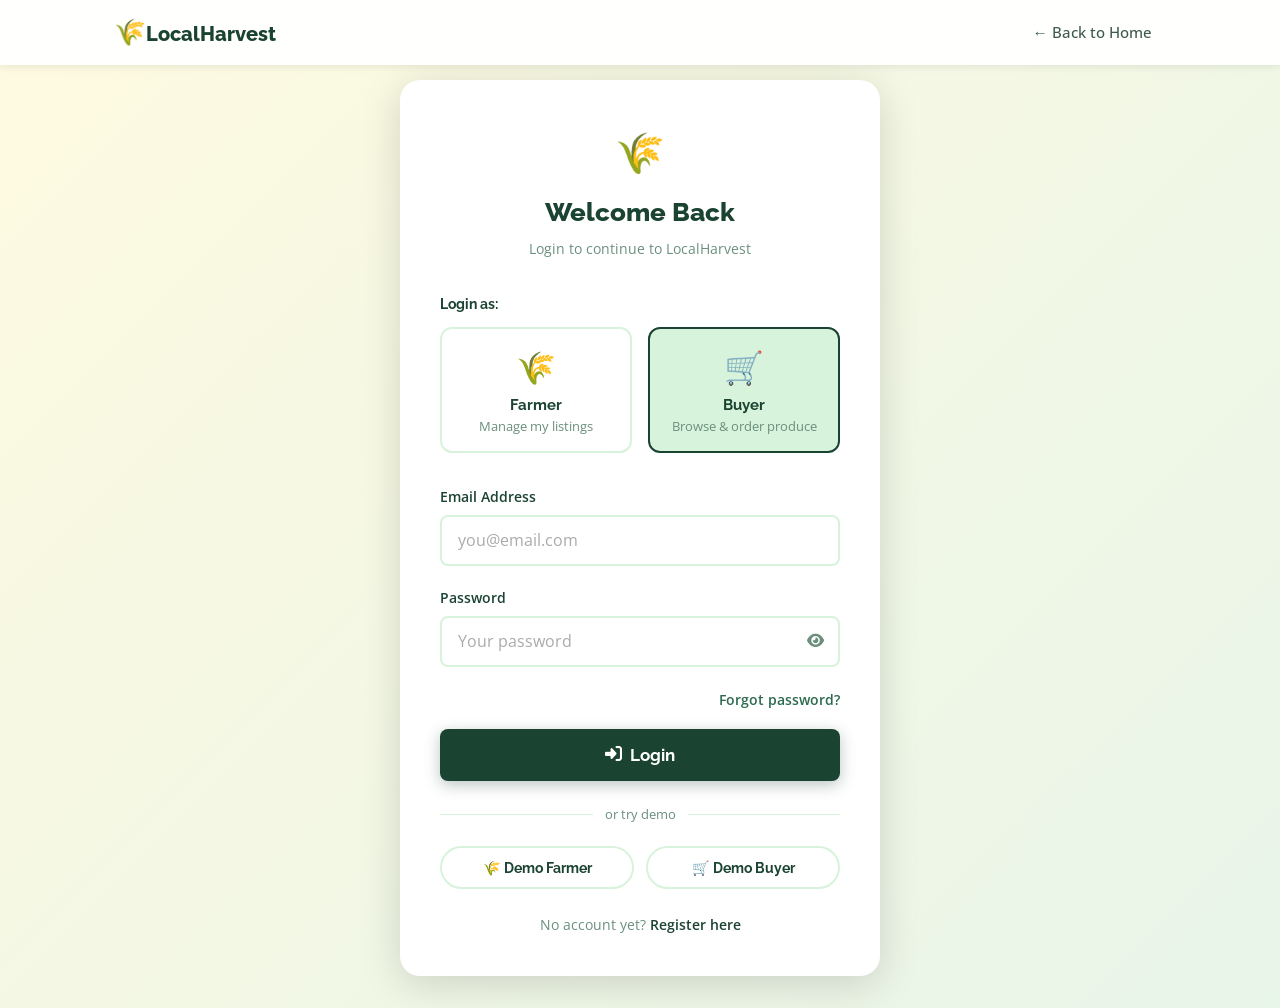
<file: login.html>
<!DOCTYPE html>
<html lang="en">

<head>
  <meta charset="UTF-8">
  <meta name="viewport" content="width=device-width, initial-scale=1.0">
  <!-- Favicons -->
  <link rel="icon" type="image/x-icon"    href="favicon.ico">
  <link rel="icon" type="image/svg+xml"   href="favicon.svg">
  <link rel="icon" type="image/png" sizes="192x192" href="favicon-192.png">
  <link rel="icon" type="image/png" sizes="512x512" href="favicon-512.png">
  <link rel="apple-touch-icon" sizes="180x180"      href="apple-touch-icon.png">
  <meta name="theme-color" content="#1a5c38">
  <title>Login – LocalHarvest</title>
  <link
    href="https://fonts.googleapis.com/css2?family=Raleway:wght@400;600;700;800&family=Open+Sans:wght@400;500;600&display=swap"
    rel="stylesheet">
  <link rel="stylesheet" href="https://cdnjs.cloudflare.com/ajax/libs/font-awesome/6.4.0/css/all.min.css">
  <link rel="stylesheet" href="style.css">
</head>

<body data-page="login">
  <nav class="navbar" id="navbar">
    <div class="nav-container">
      <div class="nav-brand"><a href="index.html"><span class="brand-icon">🌾</span><span
            class="brand-name">LocalHarvest</span></a></div>
      <ul class="nav-links" id="navLinks">
        <li><a href="index.html">← Back to Home</a></li>
      </ul>
    </div>
  </nav>

  <div class="auth-page">
    <div class="auth-card">
      <div class="auth-header">
        <span class="brand-icon">🌾</span>
        <h1>Welcome Back</h1>
        <p>Login to continue to LocalHarvest</p>
      </div>

      <p
        style="font-family:'Raleway',sans-serif;font-weight:700;font-size:0.9rem;color:var(--green-dark);margin-bottom:0.75rem;">
        Login as:</p>
      <div class="role-selector">
        <button class="role-btn" data-role="farmer">
          <span class="role-icon">🌾</span>
          <span class="role-label">Farmer</span>
          <span class="role-desc">Manage my listings</span>
        </button>
        <button class="role-btn active" data-role="buyer">
          <span class="role-icon">🛒</span>
          <span class="role-label">Buyer</span>
          <span class="role-desc">Browse &amp; order produce</span>
        </button>
      </div>

      <form id="loginForm" novalidate>
        <div class="form-group">
          <label for="loginEmail">Email Address</label>
          <input type="email" id="loginEmail" class="form-control" placeholder="you@email.com" autocomplete="email">
          <div class="form-error" id="loginEmailError">Please enter your email.</div>
        </div>
        <div class="form-group">
          <label for="loginPass">Password</label>
          <div class="password-wrapper">
            <input type="password" id="loginPass" class="form-control" placeholder="Your password" autocomplete="current-password">
            <button type="button" class="toggle-password" data-target="loginPass" tabindex="-1"><i class="fas fa-eye"></i></button>
          </div>
        </div>
        <div style="text-align:right;margin-bottom:1rem;">
          <a href="#" style="font-size:0.85rem;color:var(--green-med);font-weight:600;">Forgot password?</a>
        </div>
        <button type="submit" class="btn btn-green btn-block">
          <i class="fas fa-sign-in-alt"></i> Login
        </button>
      </form>

      <div style="text-align:center;margin:1.25rem 0;position:relative;">
        <div style="position:absolute;top:50%;left:0;right:0;height:1px;background:var(--green-pale);"></div>
        <span style="position:relative;background:white;padding:0 0.75rem;font-size:0.82rem;color:var(--text-light);">or
          try demo</span>
      </div>

      <div style="display:grid;grid-template-columns:1fr 1fr;gap:0.75rem;margin-bottom:1rem;">
        <button onclick="demoLogin('farmer')" class="btn btn-secondary"
          style="justify-content:center;font-size:0.88rem;padding:0.7rem;">
          🌾 Demo Farmer
        </button>
        <button onclick="demoLogin('buyer')" class="btn btn-secondary"
          style="justify-content:center;font-size:0.88rem;padding:0.7rem;">
          🛒 Demo Buyer
        </button>
      </div>

      <div class="auth-footer">
        No account yet? <a href="register.html">Register here</a>
      </div>
    </div>
  </div>

  <script src="data.js"></script>
  <script src="app.js"></script>
  <script>
    function demoLogin(role) {
      const demos = {
        farmer: { name: 'Mang Pedro Santos', email: 'pedro@localharvest.ph', location: 'Toril, Davao City', phone: '09171234567', role: 'farmer', id: 9001 },
        buyer: { name: 'Maria Dela Cruz', email: 'maria@email.com', location: 'Davao City', phone: '09189876543', role: 'buyer', id: 9002 }
      };
      setCurrentUser(demos[role]);
      showToast(`Welcome, ${demos[role].name.split(' ')[0]}! 🌾`);
      setTimeout(() => window.location.href = role === 'farmer' ? 'farmer-dashboard.html' : 'browse.html', 1000);
    }
  </script>
</body>

</html>
</file>
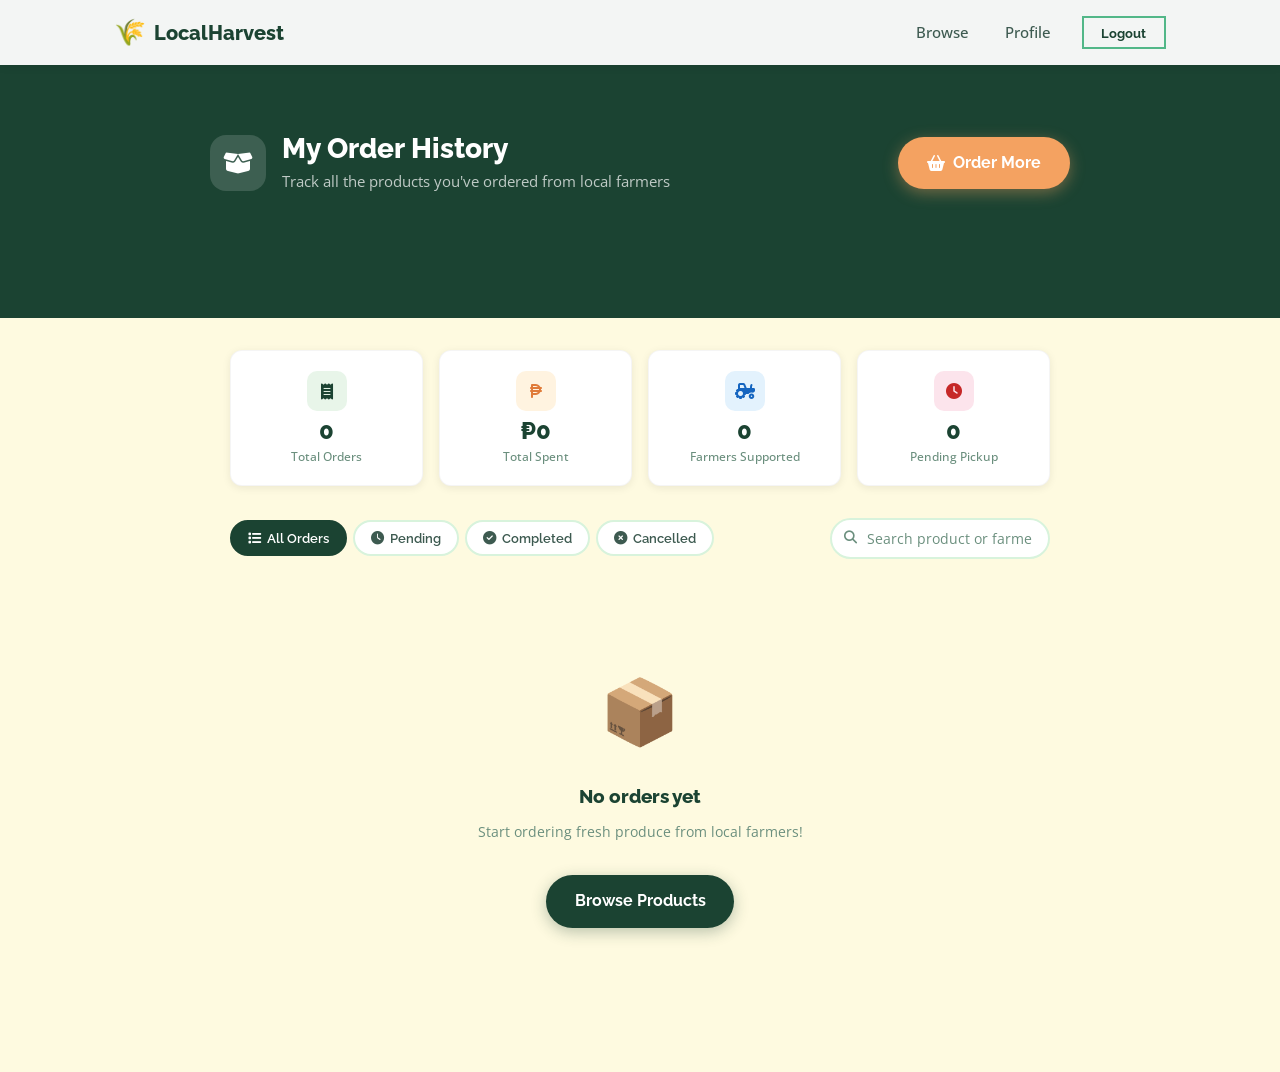
<file: my-orders.html>
<!DOCTYPE html>
<html lang="en">
<head>
  <meta charset="UTF-8">
  <meta name="viewport" content="width=device-width, initial-scale=1.0">
  <!-- Favicons -->
  <link rel="icon" type="image/x-icon"    href="favicon.ico">
  <link rel="icon" type="image/svg+xml"   href="favicon.svg">
  <link rel="icon" type="image/png" sizes="192x192" href="favicon-192.png">
  <link rel="icon" type="image/png" sizes="512x512" href="favicon-512.png">
  <link rel="apple-touch-icon" sizes="180x180"      href="apple-touch-icon.png">
  <meta name="theme-color" content="#1a5c38">
  <title>My Orders – LocalHarvest</title>
  <link href="https://fonts.googleapis.com/css2?family=Raleway:wght@400;600;700;800&family=Open+Sans:wght@400;500;600&display=swap" rel="stylesheet">
  <link rel="stylesheet" href="https://cdnjs.cloudflare.com/ajax/libs/font-awesome/6.4.0/css/all.min.css">
  <link rel="stylesheet" href="style.css">
</head>
<body data-page="my-orders">

  <nav class="navbar" id="navbar">
    <div class="nav-container">
      <div class="nav-brand">
        <a href="index.html" style="text-decoration:none;display:flex;align-items:center;gap:0.5rem;">
          <span class="brand-icon">🌾</span><span class="brand-name">LocalHarvest</span>
        </a>
      </div>
      <button class="nav-toggle" id="navToggle" aria-label="Toggle menu"><i class="fas fa-bars"></i></button>
      <ul class="nav-links" id="navLinks">
        <li><a href="browse.html">Browse</a></li>
        <li><a href="profile.html">Profile</a></li>
        <li class="nav-divider"></li>
        <li><button id="logoutBtn" class="nav-btn btn-outline">Logout</button></li>
      </ul>
    </div>
  </nav>

  <div class="orders-page">

    <!-- ── Hero Banner ── -->
    <div class="orders-hero">
      <div class="orders-hero-inner">
        <div class="orders-hero-text">
          <div class="orders-hero-icon"><i class="fas fa-box-open"></i></div>
          <div>
            <h1>My Order History</h1>
            <p>Track all the products you've ordered from local farmers</p>
          </div>
        </div>
        <a href="browse.html" class="btn btn-primary orders-hero-btn">
          <i class="fas fa-shopping-basket"></i> Order More
        </a>
      </div>
    </div>

    <div class="orders-body">

      <!-- ── Stats ── -->
      <div class="orders-stats">
        <div class="order-stat-card">
          <div class="order-stat-icon" style="background:#e8f5e9;color:var(--green-dark);"><i class="fas fa-receipt"></i></div>
          <div class="order-stat-num" id="totalOrdersCount">0</div>
          <div class="order-stat-label">Total Orders</div>
        </div>
        <div class="order-stat-card">
          <div class="order-stat-icon" style="background:#fff3e0;color:var(--accent-dark);"><i class="fas fa-peso-sign"></i></div>
          <div class="order-stat-num" id="totalSpent">₱0</div>
          <div class="order-stat-label">Total Spent</div>
        </div>
        <div class="order-stat-card">
          <div class="order-stat-icon" style="background:#e3f2fd;color:#1565c0;"><i class="fas fa-tractor"></i></div>
          <div class="order-stat-num" id="uniqueFarmers">0</div>
          <div class="order-stat-label">Farmers Supported</div>
        </div>
        <div class="order-stat-card">
          <div class="order-stat-icon" style="background:#fce4ec;color:#c62828;"><i class="fas fa-clock"></i></div>
          <div class="order-stat-num" id="pendingCount">0</div>
          <div class="order-stat-label">Pending Pickup</div>
        </div>
      </div>

      <!-- ── Filters + Search ── -->
      <div class="orders-filter-bar">
        <div class="orders-tabs">
          <button class="order-tab active" data-filter="all">
            <i class="fas fa-list"></i> All Orders
          </button>
          <button class="order-tab" data-filter="pending">
            <i class="fas fa-clock"></i> Pending
          </button>
          <button class="order-tab" data-filter="completed">
            <i class="fas fa-check-circle"></i> Completed
          </button>
          <button class="order-tab" data-filter="cancelled">
            <i class="fas fa-times-circle"></i> Cancelled
          </button>
        </div>
        <div class="orders-search-wrap">
          <i class="fas fa-search orders-search-icon"></i>
          <input type="text" id="orderSearch" class="orders-search-input" placeholder="Search product or farmer…">
        </div>
      </div>

      <!-- ── Orders List ── -->
      <div id="ordersList"></div>

    </div>
  </div>

  <!-- ══ ORDER DETAIL MODAL ══ -->
  <div class="modal-overlay" id="orderDetailModal">
    <div class="modal" style="max-width:500px;">
      <div class="modal-header">
        <h2><i class="fas fa-receipt" style="margin-right:0.5rem;color:var(--green-light);"></i>Order Details</h2>
        <button class="modal-close" id="closeOrderDetail"><i class="fas fa-times"></i></button>
      </div>
      <div id="orderDetailContent"></div>
    </div>
  </div>

  <!-- ══ CONFIRM MODAL ══ -->
  <div class="modal-overlay" id="confirmModal">
    <div class="modal" style="max-width:400px;text-align:center;position:relative;">
      <button class="modal-close" id="closeConfirmModal" style="position:absolute;top:1.25rem;right:1.5rem;"><i class="fas fa-times"></i></button>
      <span style="font-size:2.5rem;display:block;margin-bottom:0.75rem;">⚠️</span>
      <h2 id="confirmModalTitle" style="font-family:'Raleway',sans-serif;font-size:1.1rem;color:var(--green-dark);margin-bottom:0.5rem;">Are you sure?</h2>
      <p id="confirmModalMessage" style="color:var(--text-light);font-size:0.9rem;margin-bottom:1.25rem;"></p>
      <button id="confirmModalAction" class="btn btn-green btn-block" style="justify-content:center;">Confirm</button>
      <button id="cancelConfirmModal" class="btn btn-secondary btn-block" style="margin-top:0.5rem;justify-content:center;">Cancel</button>
    </div>
  </div>

  <script src="data.js"></script>
  <script src="app.js"></script>
</body>
</html>
</file>
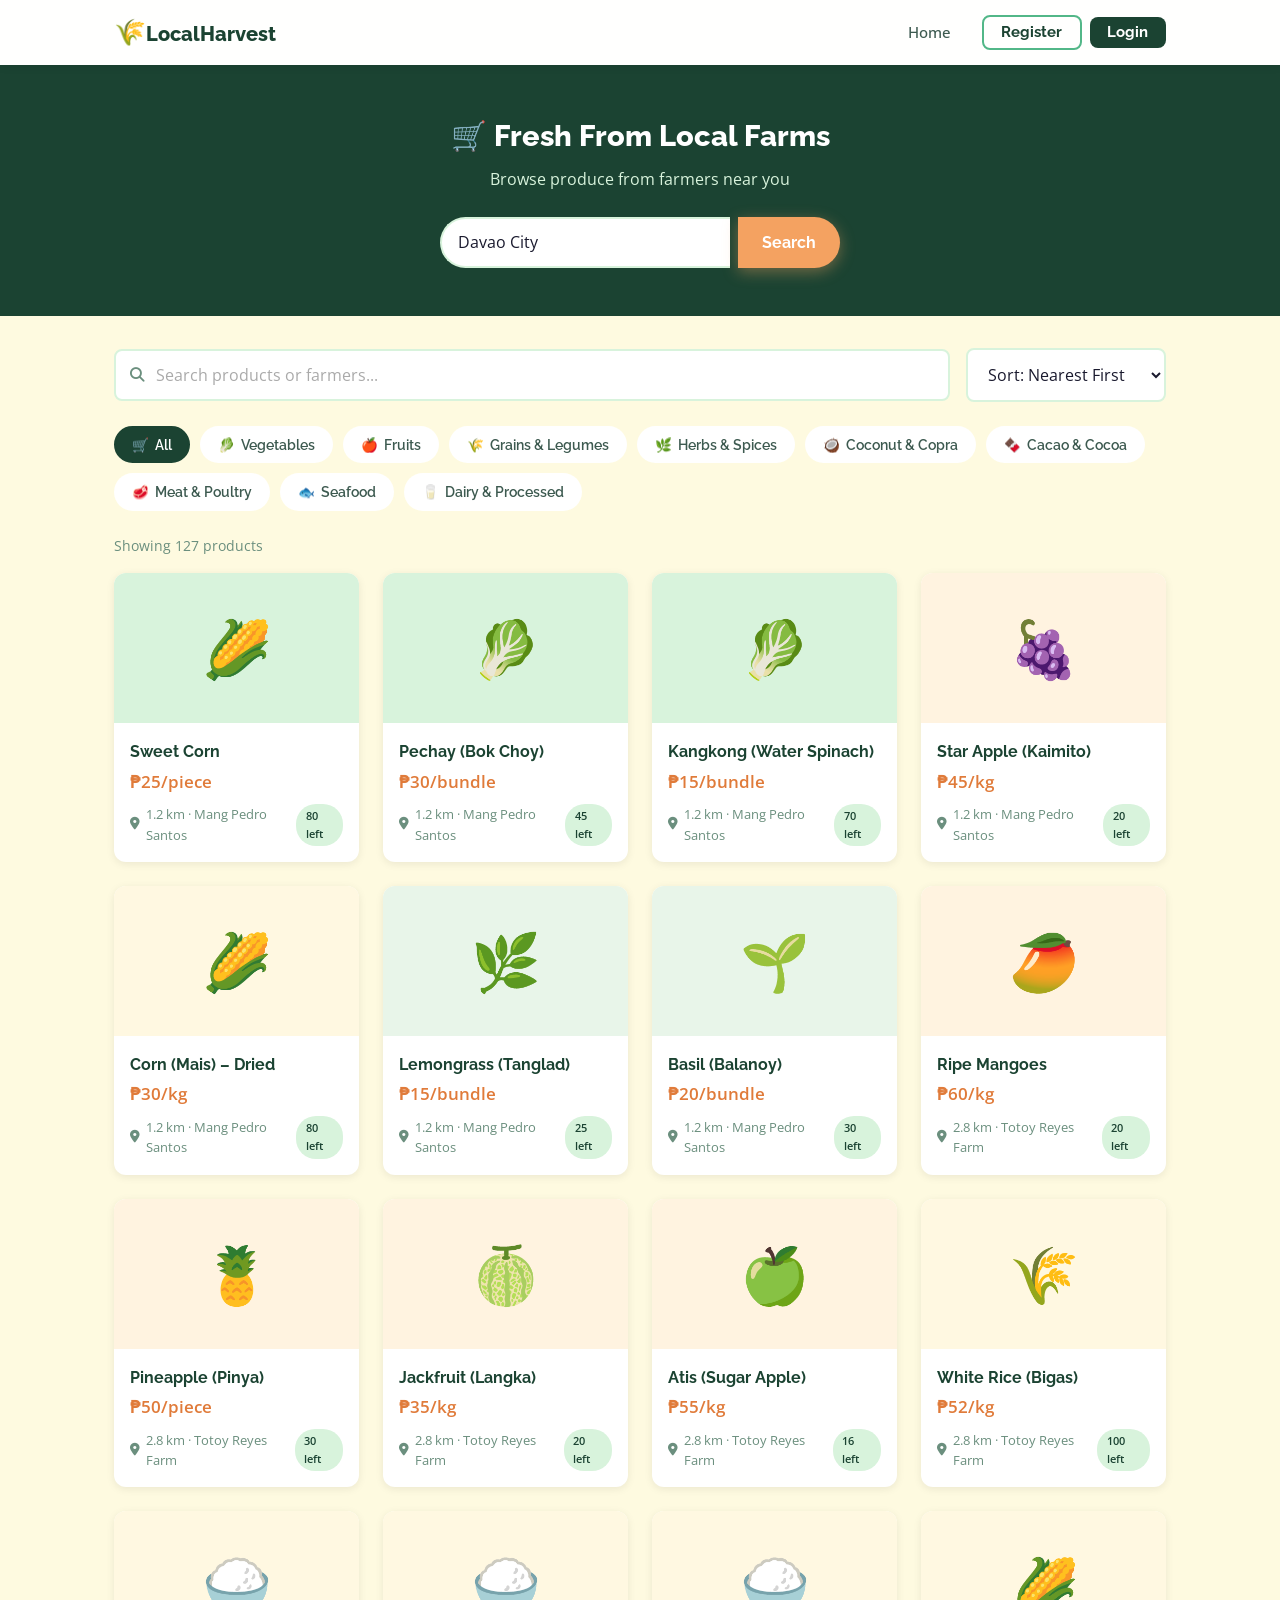
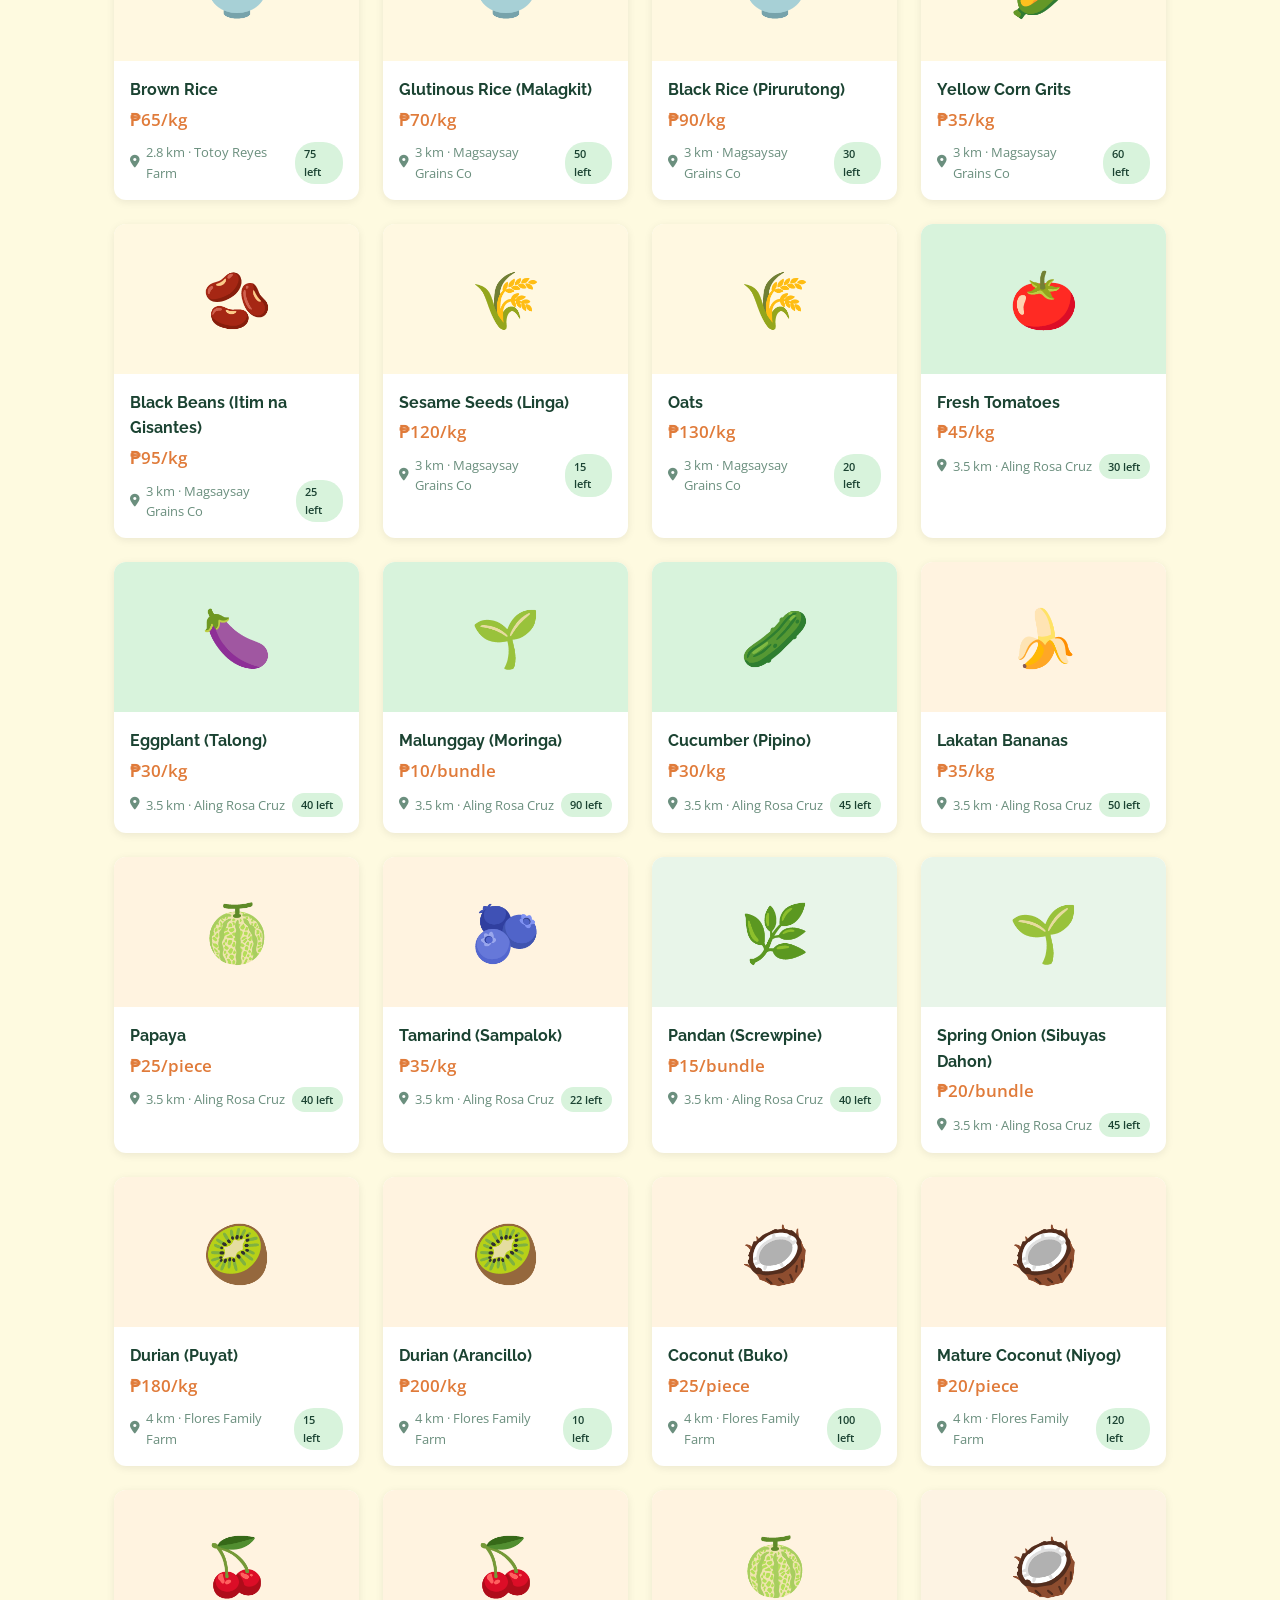
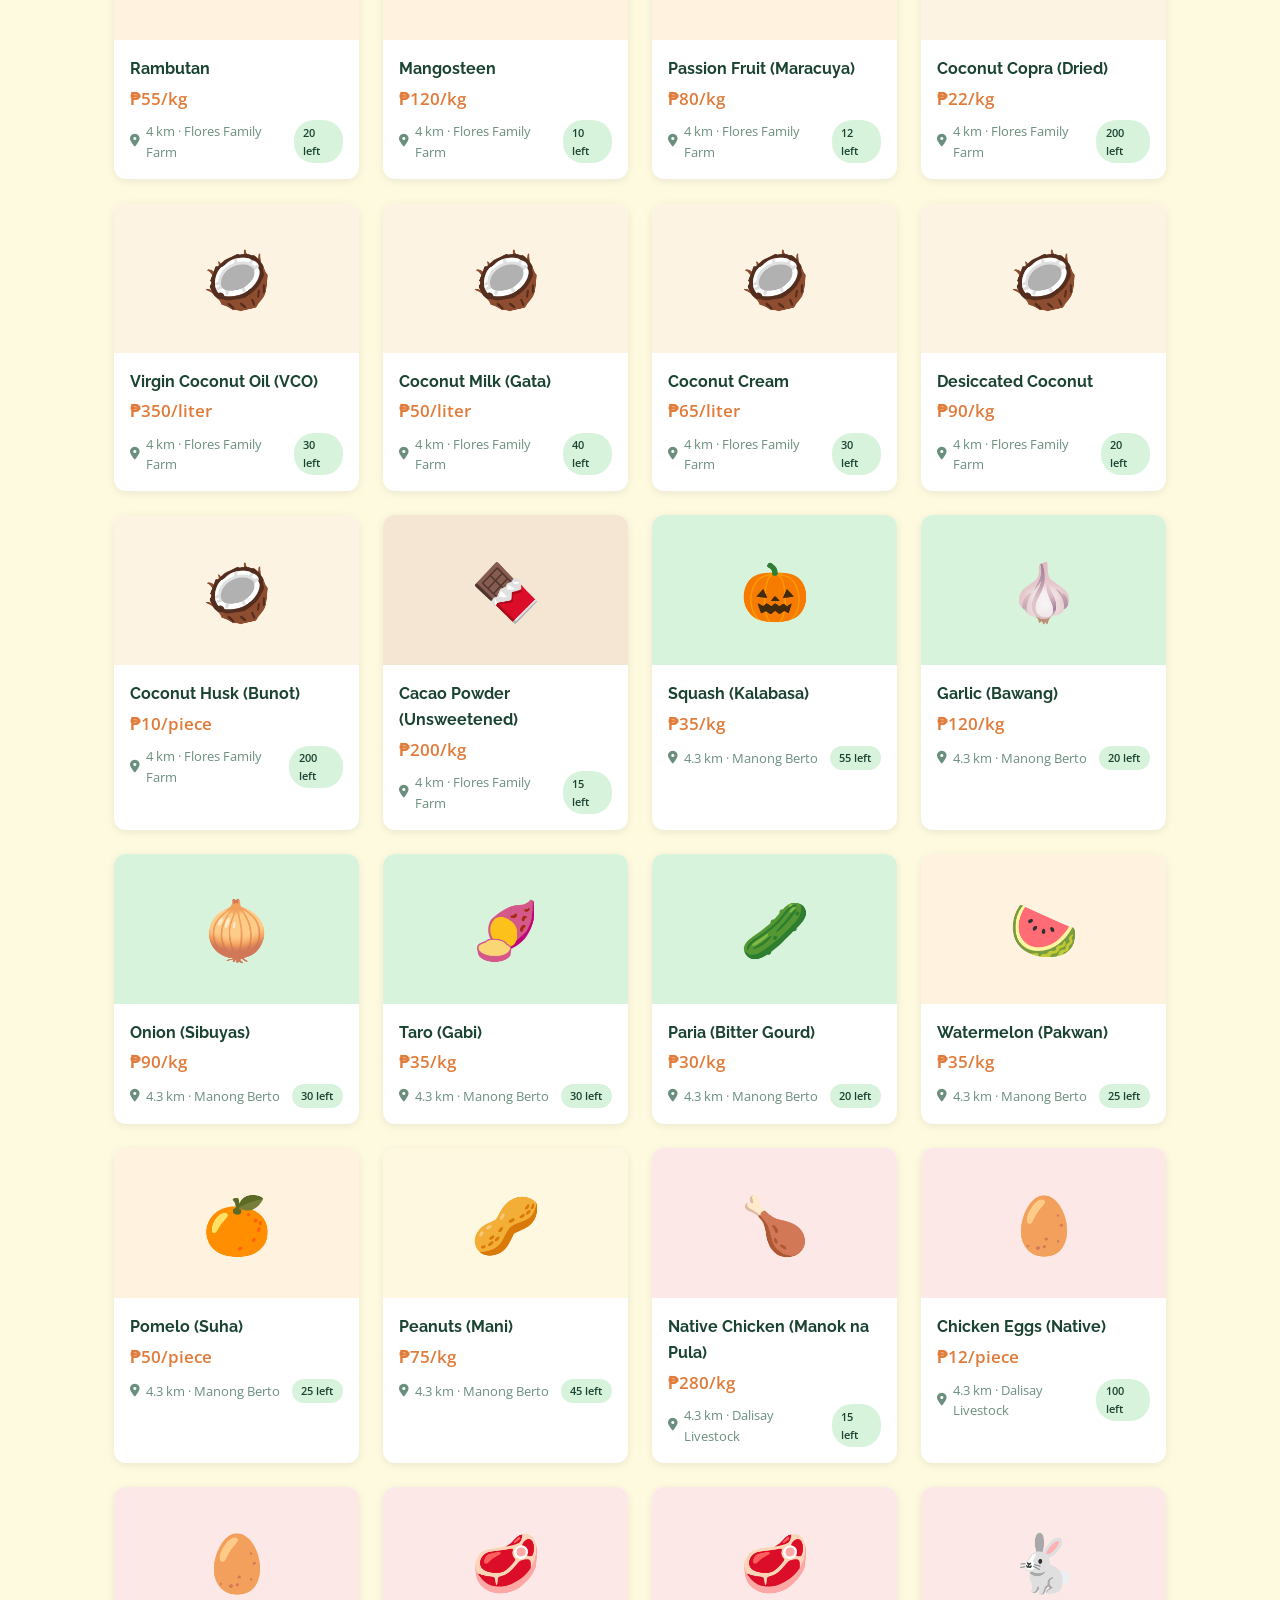
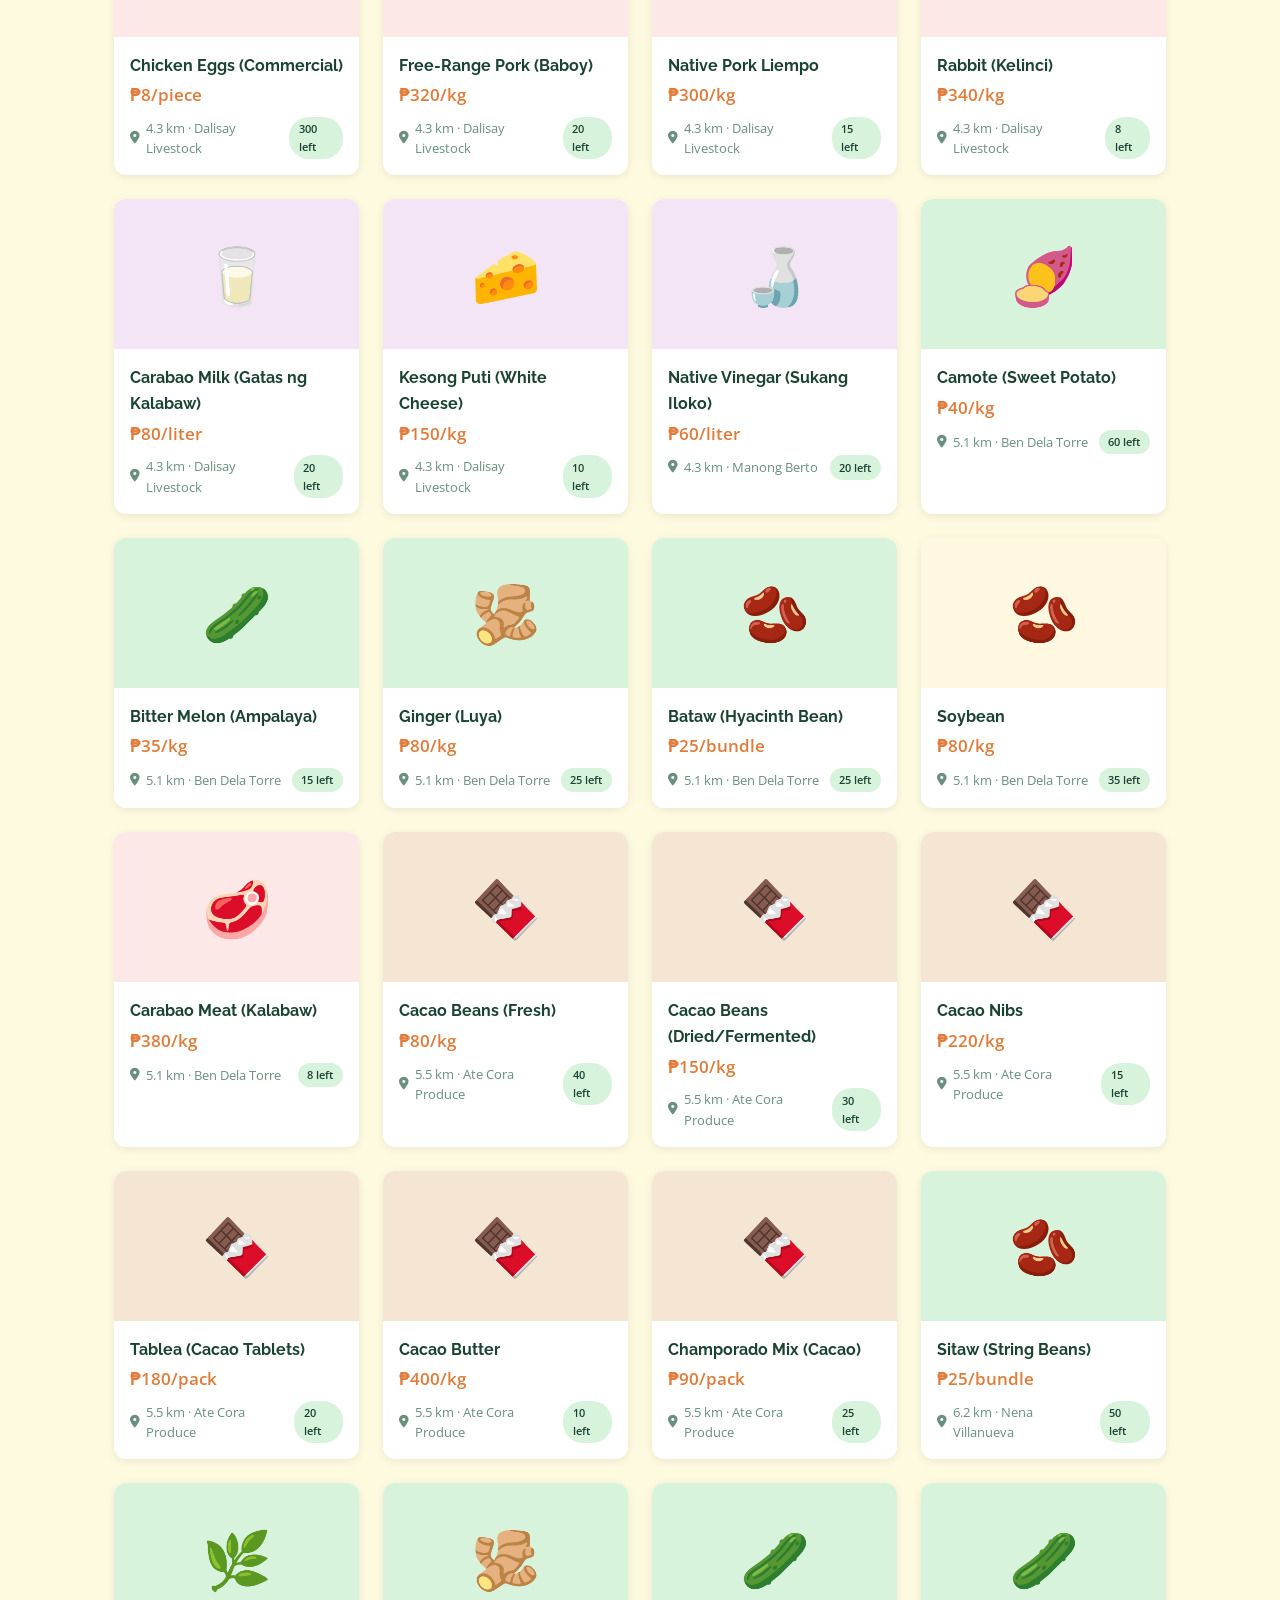
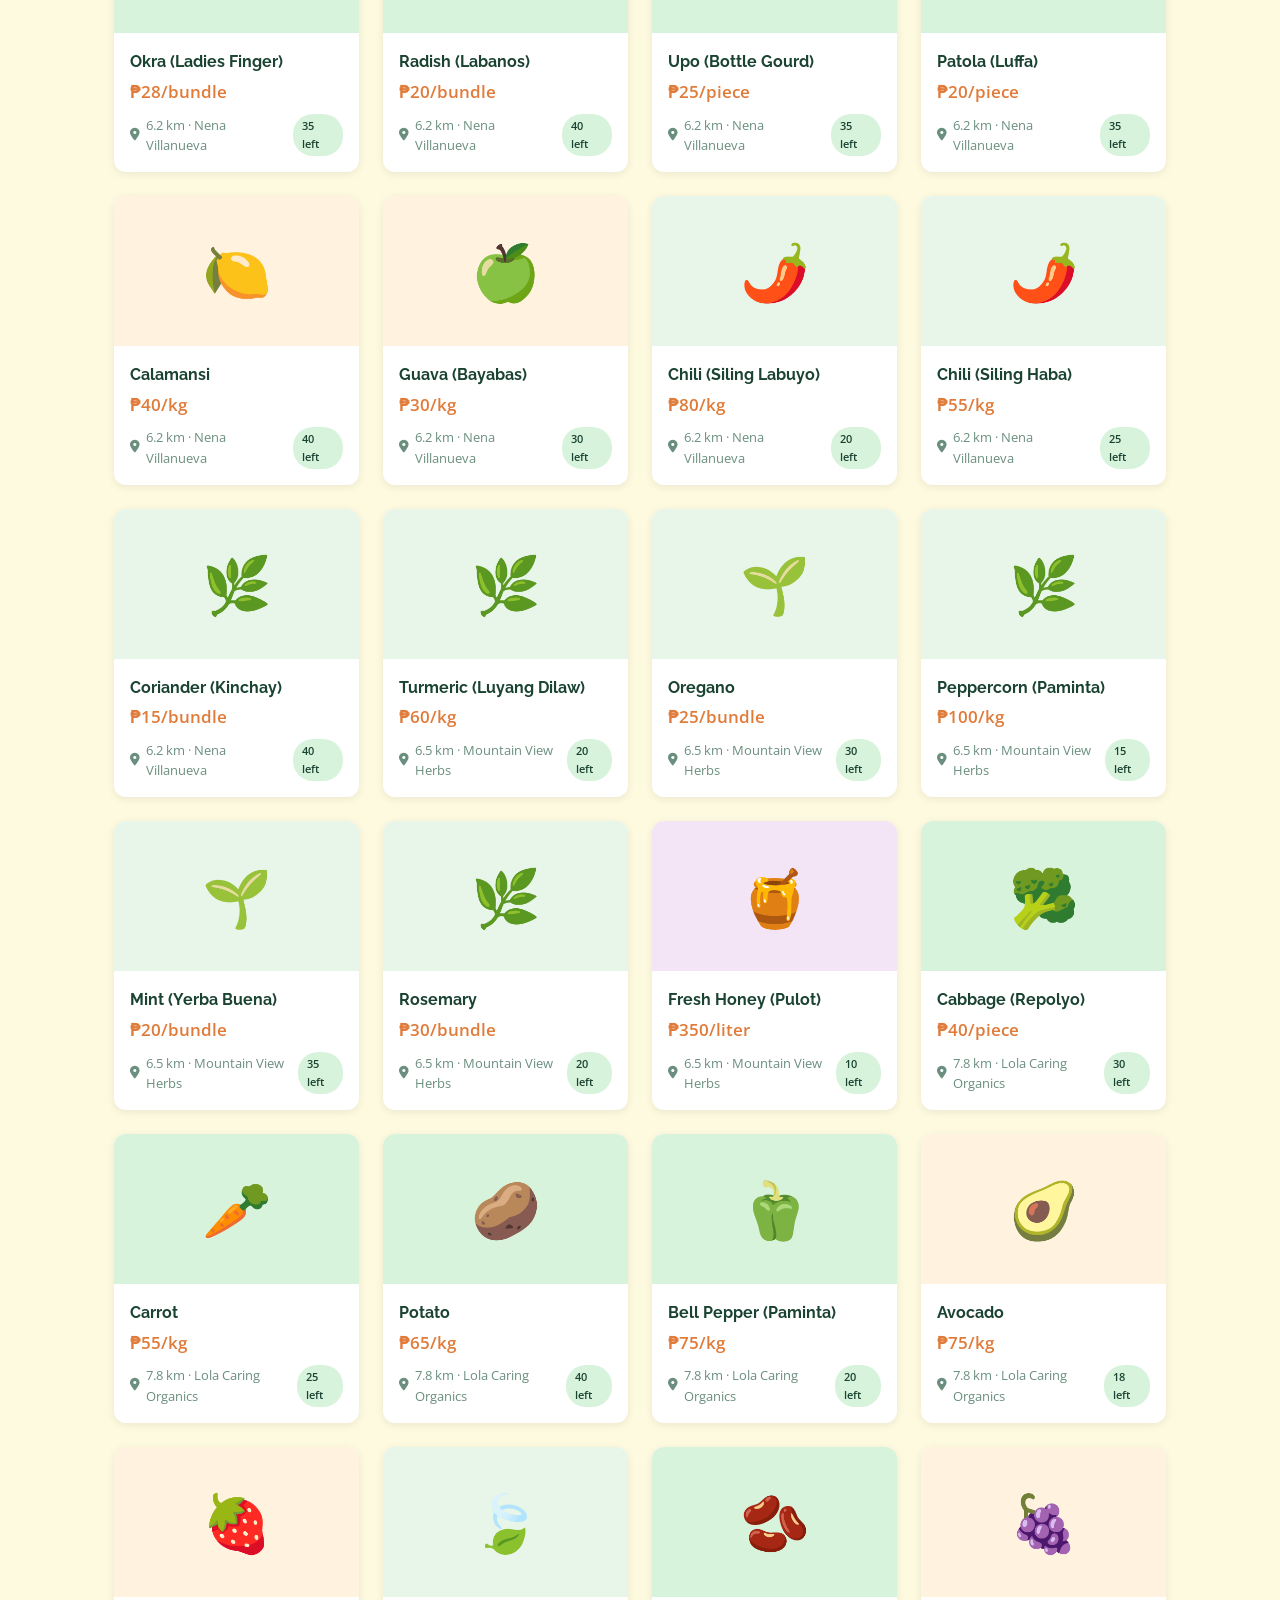
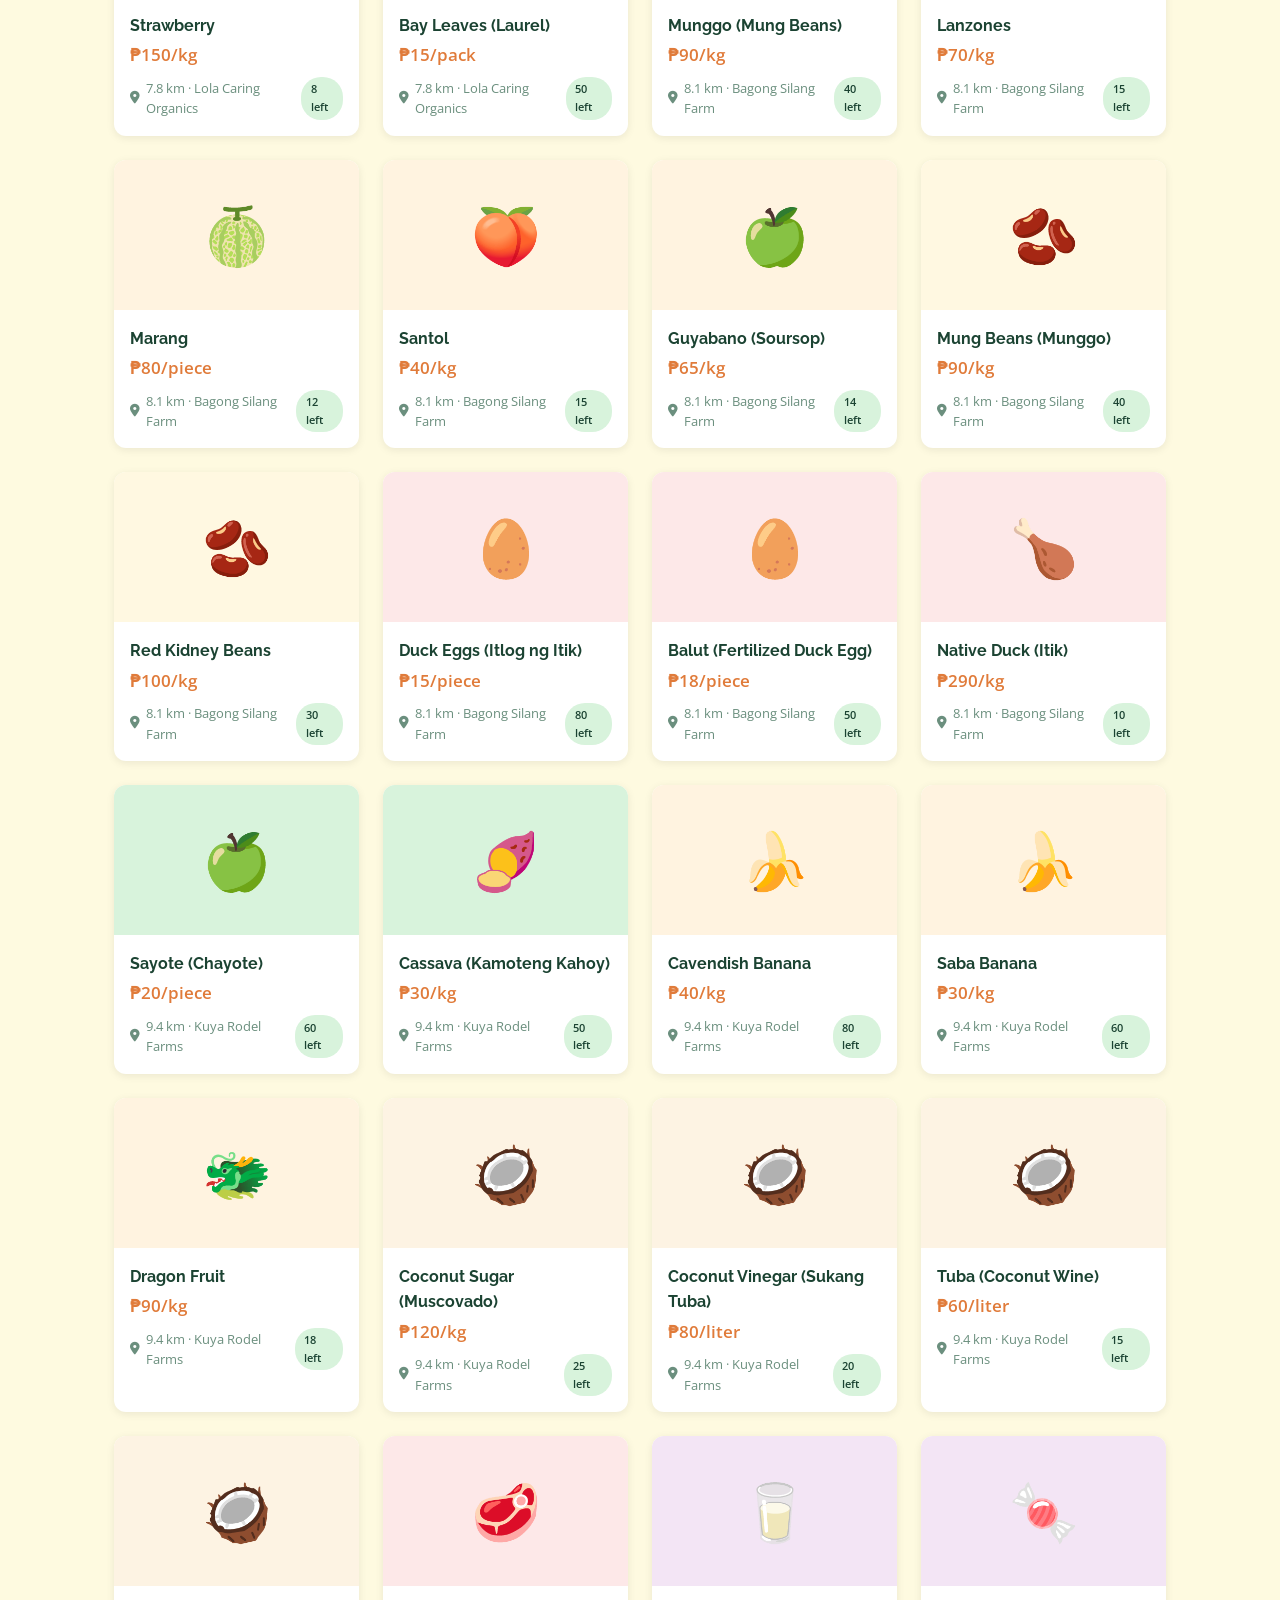
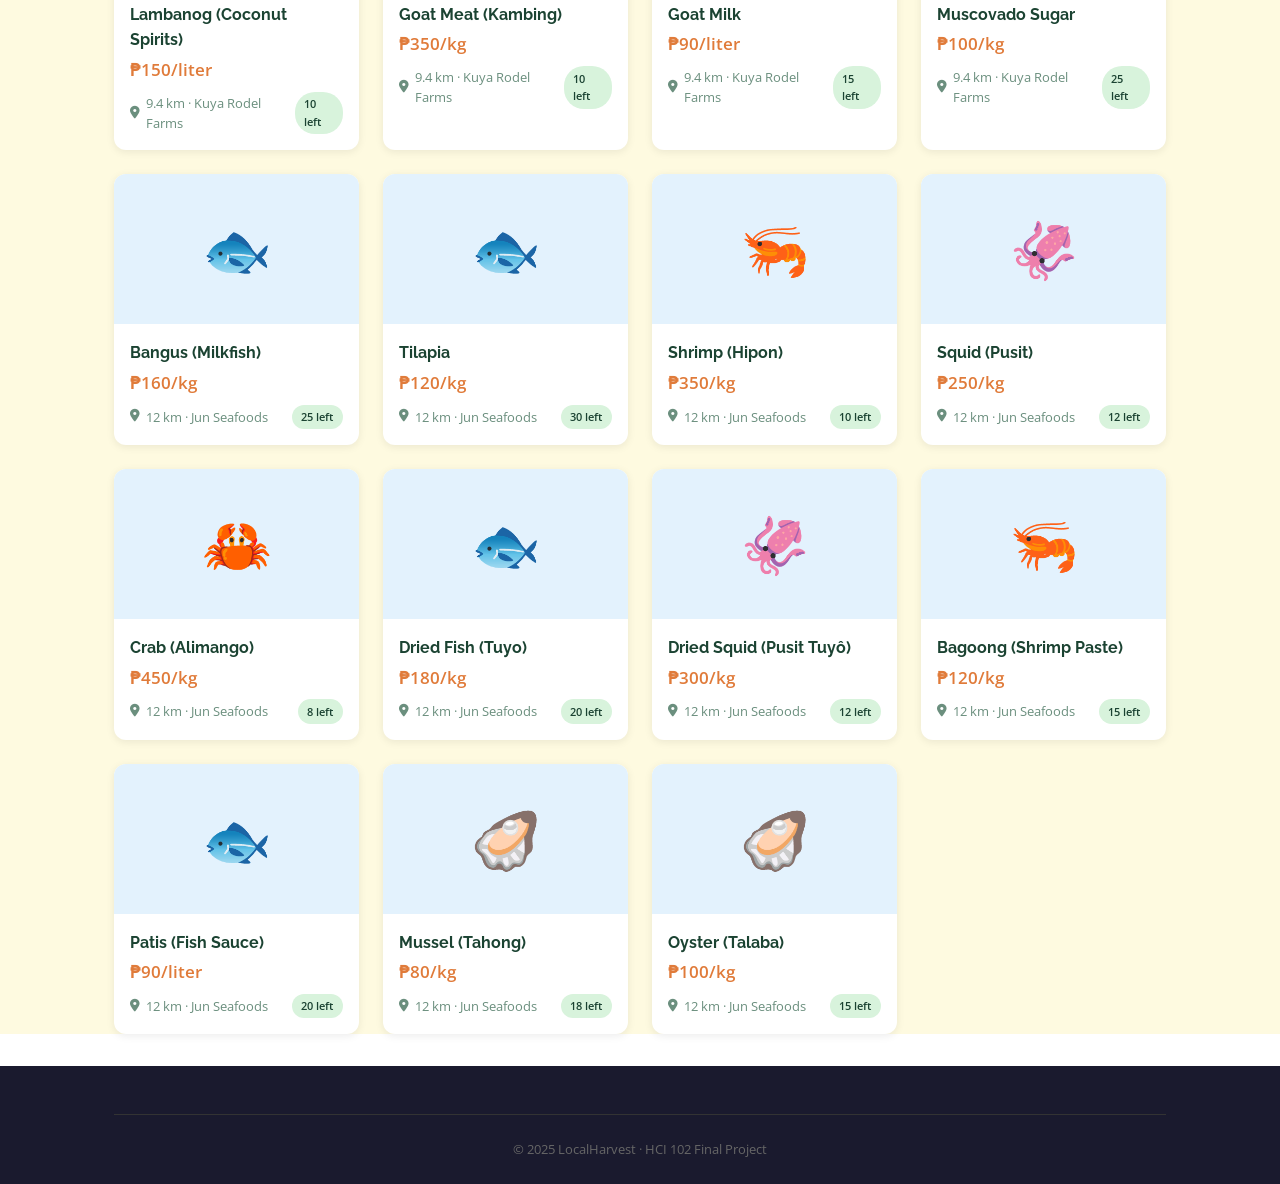
<file: order-confirm.html>
<!DOCTYPE html>
<html lang="en">
<head>
  <meta charset="UTF-8">
  <meta name="viewport" content="width=device-width, initial-scale=1.0">
  <!-- Favicons -->
  <link rel="icon" type="image/x-icon"    href="favicon.ico">
  <link rel="icon" type="image/svg+xml"   href="favicon.svg">
  <link rel="icon" type="image/png" sizes="192x192" href="favicon-192.png">
  <link rel="icon" type="image/png" sizes="512x512" href="favicon-512.png">
  <link rel="apple-touch-icon" sizes="180x180"      href="apple-touch-icon.png">
  <meta name="theme-color" content="#1a5c38">
  <title>Order Confirmed – LocalHarvest</title>
  <link href="https://fonts.googleapis.com/css2?family=Raleway:wght@400;600;700;800&family=Open+Sans:wght@400;500;600&display=swap" rel="stylesheet">
  <link rel="stylesheet" href="https://cdnjs.cloudflare.com/ajax/libs/font-awesome/6.4.0/css/all.min.css">
  <link rel="stylesheet" href="style.css">
</head>
<body data-page="order-confirm">

  <nav class="navbar" id="navbar">
    <div class="nav-container">
      <div class="nav-brand"><a href="index.html"><span class="brand-icon">🌾</span><span class="brand-name">LocalHarvest</span></a></div>
    </div>
  </nav>

  <div class="confirm-page">
    <div class="confirm-card">
      <div style="width:90px;height:90px;background:var(--green-pale);border-radius:50%;display:flex;align-items:center;justify-content:center;margin:0 auto 1.5rem;animation:popIn 0.5s ease;">
        <i class="fas fa-check" style="font-size:2.5rem;color:var(--green-dark);"></i>
      </div>
      <h1 style="font-family:'Raleway',sans-serif;font-size:1.8rem;font-weight:800;color:var(--green-dark);margin-bottom:0.5rem;">Order Confirmed!</h1>
      <p style="color:var(--text-light);margin-bottom:2rem;">Your order has been placed. Contact the farmer to arrange pickup.</p>

      <div class="order-summary">
        <h3 style="font-family:'Raleway',sans-serif;font-size:0.95rem;font-weight:700;color:var(--green-dark);margin-bottom:0.75rem;text-transform:uppercase;letter-spacing:0.05em;">Order Summary</h3>
        <div class="order-row"><span style="color:var(--text-light);">Product</span><span id="confirmProduct" style="font-weight:600;color:var(--text-dark);">—</span></div>
        <div class="order-row"><span style="color:var(--text-light);">Quantity</span><span id="confirmQty" style="font-weight:600;color:var(--text-dark);">—</span></div>
        <div class="order-row"><span style="color:var(--text-light);">Unit Price</span><span id="confirmPrice" style="font-weight:600;color:var(--text-dark);">—</span></div>
        <div class="order-row"><span style="color:var(--text-light);">Farmer</span><span id="confirmFarmer" style="font-weight:600;color:var(--green-dark);">—</span></div>
        <div class="order-row" id="farmerPhoneRow"><span style="color:var(--text-light);"><i class="fas fa-phone" style="margin-right:0.3rem;font-size:0.8rem;"></i>Contact</span><span id="confirmFarmerPhone" style="font-weight:600;">—</span></div>
        <div class="order-row"><span style="color:var(--text-light);">Farm Location</span><span id="confirmLocation" style="font-weight:600;color:var(--text-dark);text-align:right;max-width:180px;">—</span></div>
        <div class="order-row"><span style="color:var(--text-light);">Order Date</span><span id="confirmDate" style="font-weight:600;color:var(--text-dark);">—</span></div>
        <div class="order-row" style="margin-top:0.5rem;padding-top:0.75rem;border-top:2px solid var(--green-light)!important;">
          <span>Total</span>
          <span id="confirmTotal" style="font-size:1.2rem;color:var(--accent-dark);">—</span>
        </div>
      </div>

      <div style="background:var(--green-pale);border-radius:var(--radius);padding:1rem;text-align:left;margin-bottom:1.5rem;">
        <p style="font-weight:700;font-size:0.85rem;color:var(--green-dark);margin-bottom:0.5rem;">📋 Next Steps</p>
        <div style="font-size:0.82rem;color:var(--text-mid);display:flex;flex-direction:column;gap:0.35rem;">
          <span>1. The farmer will be notified of your order.</span>
          <span>2. Contact them via phone to arrange a pickup schedule.</span>
          <span>3. Pay upon pickup — cash or preferred method.</span>
        </div>
      </div>

      <div class="confirm-btns">
        <a href="browse.html" class="btn btn-green btn-block" style="justify-content:center;" id="browseMoreBtn">
          <i class="fas fa-shopping-basket"></i> Order More Products
        </a>
        <button id="editOrderBtn" class="btn btn-secondary btn-block" style="justify-content:center;">
          <i class="fas fa-pen"></i> Edit Order Quantity
        </button>
        <button id="cancelOrderBtn" class="btn btn-block" style="justify-content:center;background:#ffe4e4;color:#c0392b;">
          <i class="fas fa-times-circle"></i> Cancel Order
        </button>
        <a href="index.html" class="btn btn-secondary btn-block" style="justify-content:center;">
          <i class="fas fa-home"></i> Back to Home
        </a>
      </div>
    </div>
  </div>

  <!-- ══ EDIT ORDER MODAL ══ -->
  <div class="modal-overlay" id="editOrderModal">
    <div class="modal" style="max-width:420px;">
      <div class="modal-header">
        <h2><i class="fas fa-pen" style="margin-right:0.5rem;color:var(--green-light);"></i>Edit Order</h2>
        <button class="modal-close" id="closeEditOrderModal"><i class="fas fa-times"></i></button>
      </div>
      <div style="background:var(--cream);border-radius:var(--radius-sm);padding:1rem;margin-bottom:1.25rem;">
        <p style="font-size:0.8rem;color:var(--text-light);margin-bottom:0.25rem;">Product</p>
        <p id="editOrderProduct" style="font-weight:700;color:var(--green-dark);font-family:'Raleway',sans-serif;">—</p>
        <p id="editOrderPrice" style="color:var(--accent-dark);font-weight:600;font-size:0.9rem;margin-top:0.25rem;">—</p>
      </div>
      <div class="form-group">
        <label for="editOrderQty">New Quantity <span style="color:#e74c3c;">*</span></label>
        <input type="number" id="editOrderQty" class="form-control" min="1" placeholder="Enter quantity">
      </div>
      <div style="display:flex;gap:0.75rem;margin-top:0.5rem;">
        <button id="saveEditOrder" class="btn btn-green" style="flex:1;justify-content:center;"><i class="fas fa-check"></i> Update Order</button>
        <button id="cancelEditOrder" class="btn btn-secondary" style="flex:1;justify-content:center;">Cancel</button>
      </div>
    </div>
  </div>

  <!-- ══ CONFIRM MODAL ══ -->
  <div class="modal-overlay" id="confirmModal">
    <div class="modal" style="max-width:400px;text-align:center;position:relative;">
      <button class="modal-close" id="closeConfirmModal" style="position:absolute;top:1.25rem;right:1.5rem;"><i class="fas fa-times"></i></button>
      <span style="font-size:2.5rem;display:block;margin-bottom:0.75rem;">⚠️</span>
      <h2 id="confirmModalTitle" style="font-family:'Raleway',sans-serif;font-size:1.1rem;color:var(--green-dark);margin-bottom:0.5rem;">Are you sure?</h2>
      <p id="confirmModalMessage" style="color:var(--text-light);font-size:0.9rem;margin-bottom:1.25rem;"></p>
      <button id="confirmModalAction" class="btn btn-green btn-block" style="justify-content:center;">Confirm</button>
      <button id="cancelConfirmModal" class="btn btn-secondary btn-block" style="margin-top:0.5rem;justify-content:center;">Cancel</button>
    </div>
  </div>

  <style>
    @keyframes popIn { from { transform: scale(0.5); opacity: 0; } to { transform: scale(1); opacity: 1; } }
  </style>

  <script src="data.js"></script>
  <script src="app.js"></script>
</body>
</html>
</file>
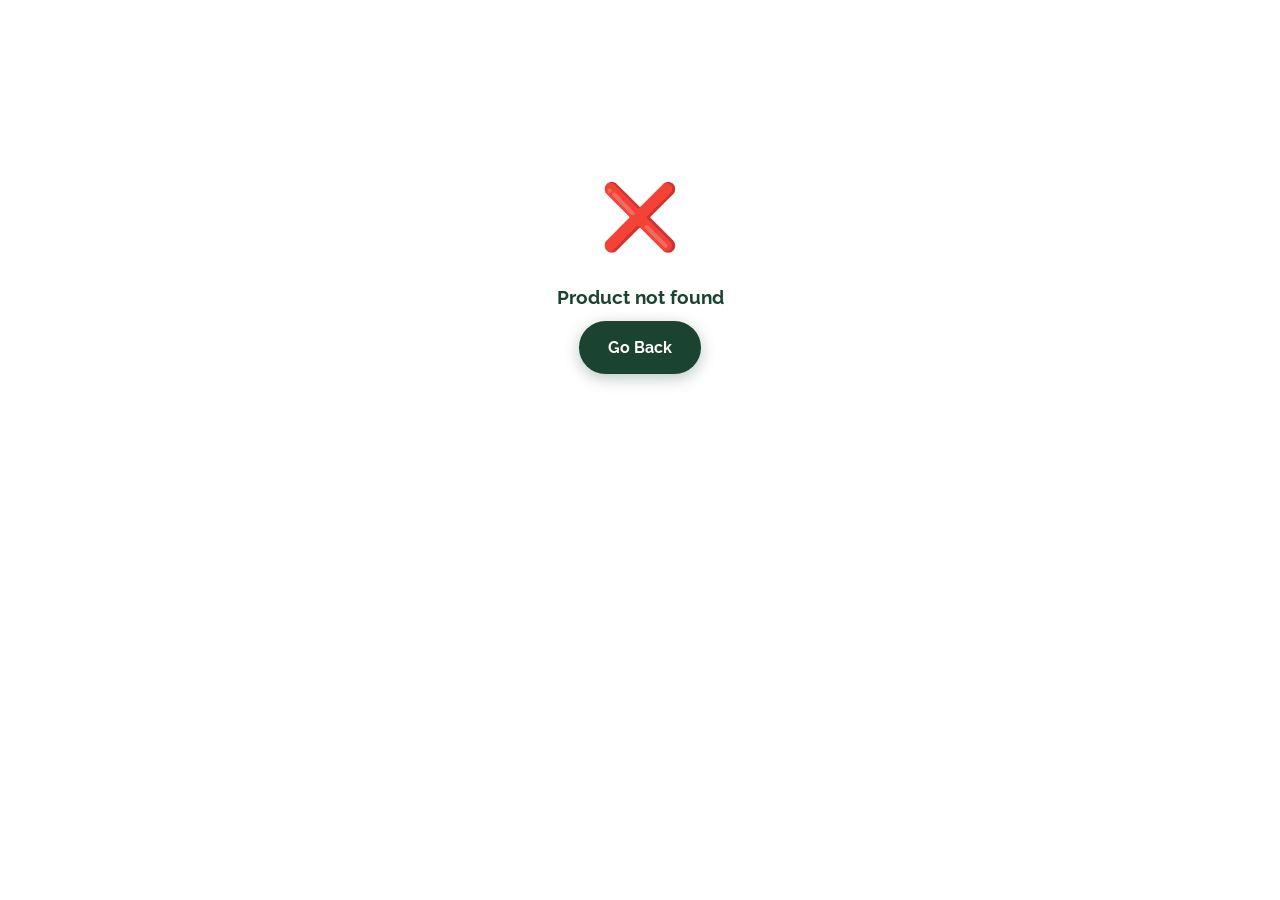
<file: product-detail.html>
<!DOCTYPE html>
<html lang="en">

<head>
  <meta charset="UTF-8">
  <meta name="viewport" content="width=device-width, initial-scale=1.0">
  <!-- Favicons -->
  <link rel="icon" type="image/x-icon"    href="favicon.ico">
  <link rel="icon" type="image/svg+xml"   href="favicon.svg">
  <link rel="icon" type="image/png" sizes="192x192" href="favicon-192.png">
  <link rel="icon" type="image/png" sizes="512x512" href="favicon-512.png">
  <link rel="apple-touch-icon" sizes="180x180"      href="apple-touch-icon.png">
  <meta name="theme-color" content="#1a5c38">
  <title>Product Detail – LocalHarvest</title>
  <link
    href="https://fonts.googleapis.com/css2?family=Raleway:wght@400;600;700;800&family=Open+Sans:wght@400;500;600&display=swap"
    rel="stylesheet">
  <link rel="stylesheet" href="https://cdnjs.cloudflare.com/ajax/libs/font-awesome/6.4.0/css/all.min.css">
  <link rel="stylesheet" href="style.css">
</head>

<body data-page="product-detail">

  <nav class="navbar" id="navbar">
    <div class="nav-container">
      <div class="nav-brand"><a href="index.html"><span class="brand-icon">🌾</span><span
            class="brand-name">LocalHarvest</span></a></div>
      <button class="nav-toggle" id="navToggle" aria-label="Toggle menu"><i class="fas fa-bars"></i></button>
      <ul class="nav-links" id="navLinks">
        <li><a href="browse.html">← Back to Browse</a></li>
        <li><a href="login.html" class="nav-btn btn-filled">Login</a></li>
      </ul>
    </div>
  </nav>

  <div class="detail-page">
    <div class="detail-card">
      <!-- Product image -->
      <div class="detail-img">
        <span id="detailEmoji" style="line-height:1;">🌽</span>
      </div>

      <div class="detail-body">
        <span class="detail-category" id="detailCategory">vegetables</span>
        <h1 class="detail-name" id="detailName">Product Name</h1>
        <div class="detail-price" id="detailPrice">₱0/kg</div>

        <!-- Farmer info -->
        <div class="detail-farmer">
          <div class="farmer-avatar"><span id="farmerAvatarIcon">👨‍🌾</span></div>
          <div class="farmer-info">
            <strong id="farmerName">Farmer Name</strong>
            <span><i class="fas fa-map-marker-alt" style="color:var(--green-light);margin-right:0.3rem;"></i><span id="farmerLocation">Location</span></span>
            <span id="farmerPhoneRow" style="display:none;"><i class="fas fa-phone" style="color:var(--green-light);margin-right:0.3rem;font-size:0.8rem;"></i><a id="farmerPhone" href="#" style="color:var(--green-dark);font-weight:600;text-decoration:none;font-size:0.875rem;">—</a></span>
          </div>
          <div
            style="margin-left:auto;background:var(--green-pale);color:var(--green-dark);padding:0.3rem 0.8rem;border-radius:20px;font-size:0.8rem;font-weight:600;"
            id="detailQtyAvail">In stock</div>
        </div>

        <!-- Quantity selector -->
        <div class="qty-selector">
          <label>Quantity:</label>
          <div class="qty-controls">
            <button class="qty-btn" id="qtyMinus"><i class="fas fa-minus"></i></button>
            <span class="qty-num" id="qtyNum">1</span>
            <button class="qty-btn" id="qtyPlus"><i class="fas fa-plus"></i></button>
          </div>
        </div>

        <!-- Total -->
        <div
          style="background:var(--cream);border-radius:var(--radius-sm);padding:1rem;margin-bottom:1.5rem;display:flex;justify-content:space-between;align-items:center;">
          <span style="font-weight:600;color:var(--green-dark);">Order Total</span>
          <span id="orderTotal"
            style="font-family:'Raleway',sans-serif;font-size:1.3rem;font-weight:800;color:var(--accent-dark);">₱0</span>
        </div>

        <!-- CTA -->
        <button id="orderBtn" class="btn btn-primary btn-block"
          style="font-size:1.1rem;padding:1.1rem;border-radius:var(--radius-sm);">
          <i class="fas fa-shopping-basket"></i> Order Now
        </button>
        <a href="browse.html" class="btn btn-secondary btn-block" style="margin-top:0.75rem;justify-content:center;">
          <i class="fas fa-arrow-left"></i> Continue Browsing
        </a>

        <!-- Note -->
        <p style="text-align:center;font-size:0.8rem;color:var(--text-light);margin-top:1rem;">
          <i class="fas fa-info-circle"></i> After ordering, you will arrange pickup directly with the farmer.
        </p>
      </div>
    </div>

    <!-- More products -->
    <div style="max-width:800px;margin:2rem auto 0;">
      <h2
        style="font-family:'Raleway',sans-serif;font-size:1.2rem;font-weight:700;color:var(--green-dark);margin-bottom:1rem;">
        More From Local Farms</h2>
      <div class="products-grid" id="moreGrid"></div>
    </div>
  </div>

  <footer class="footer">
    <div class="container">
      <div class="footer-bottom">
        <p>© 2025 LocalHarvest · HCI 102 Final Project</p>
      </div>
    </div>
  </footer>

  <script src="data.js"></script>
  <script src="app.js"></script>
  <script>
    // Update total when qty changes
    document.addEventListener('DOMContentLoaded', () => {
      const params = new URLSearchParams(window.location.search);
      const id = parseInt(params.get('id'));
      const product = PRODUCTS.find(p => p.id === id);
      if (!product) return;

      let qty = 1;
      function updateTotal() {
        document.getElementById('orderTotal').textContent = `₱${product.price * qty}`;
        document.getElementById('qtyNum').textContent = qty;
      }
      document.getElementById('qtyMinus')?.addEventListener('click', () => { if (qty > 1) { qty--; updateTotal(); } });
      document.getElementById('qtyPlus')?.addEventListener('click', () => { if (qty < product.quantity) { qty++; updateTotal(); } });
      updateTotal();

      // More products
      const moreGrid = document.getElementById('moreGrid');
      if (moreGrid) {
        const more = PRODUCTS.filter(p => p.id !== id && p.category === product.category).slice(0, 4);
        moreGrid.innerHTML = more.map(p => productCardHTML(p)).join('');
        moreGrid.querySelectorAll('.product-card').forEach(card => {
          card.addEventListener('click', () => window.location.href = `product-detail.html?id=${card.dataset.id}`);
        });
      }
    });
  </script>
</body>

</html>
</file>
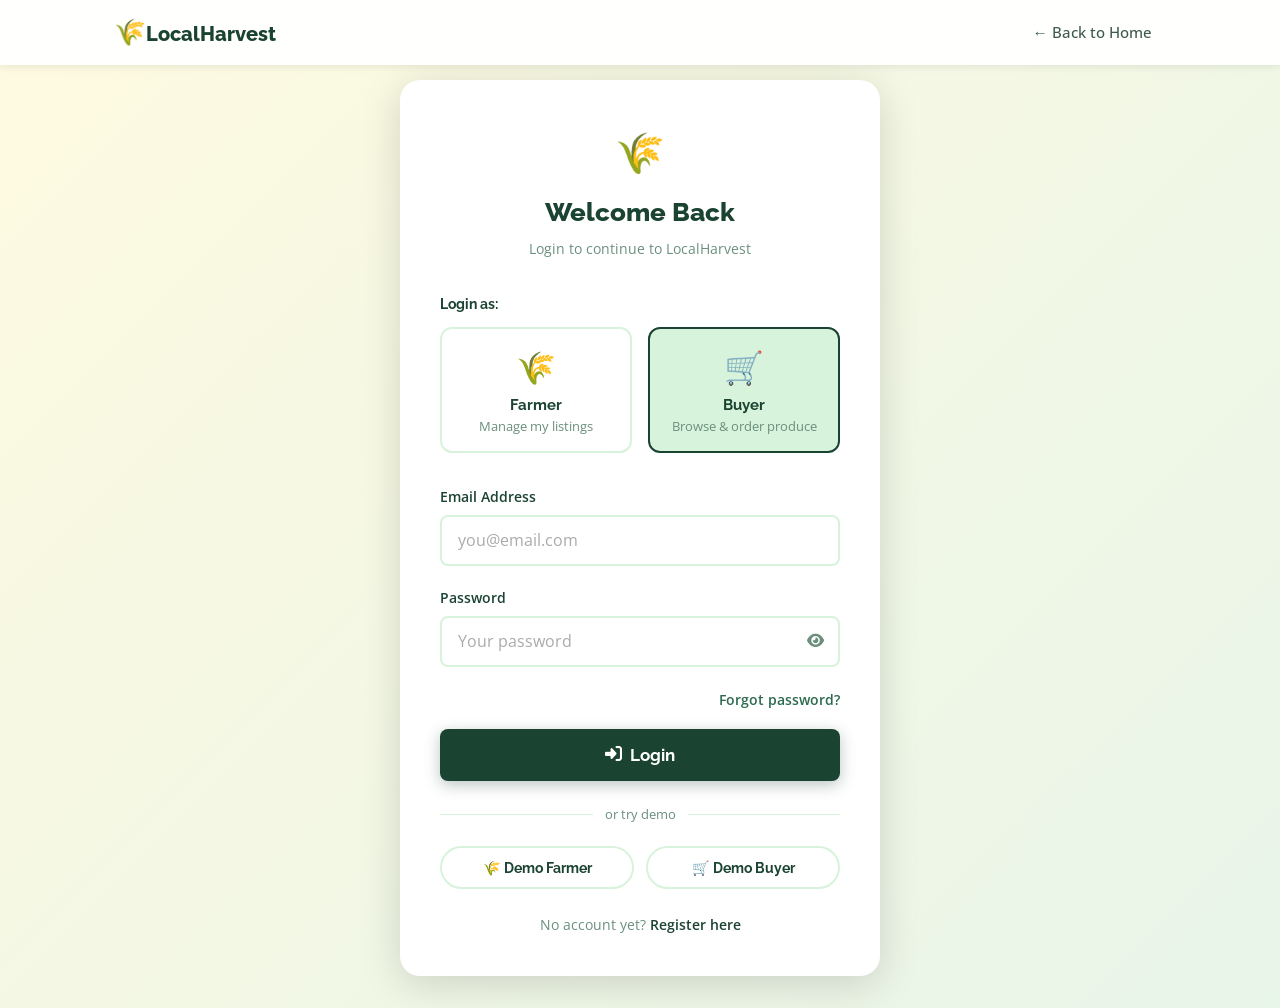
<file: profile.html>
<!DOCTYPE html>
<html lang="en">
<head>
  <meta charset="UTF-8">
  <meta name="viewport" content="width=device-width, initial-scale=1.0">
  <!-- Favicons -->
  <link rel="icon" type="image/x-icon"    href="favicon.ico">
  <link rel="icon" type="image/svg+xml"   href="favicon.svg">
  <link rel="icon" type="image/png" sizes="192x192" href="favicon-192.png">
  <link rel="icon" type="image/png" sizes="512x512" href="favicon-512.png">
  <link rel="apple-touch-icon" sizes="180x180"      href="apple-touch-icon.png">
  <meta name="theme-color" content="#1a5c38">
  <title>My Profile – LocalHarvest</title>
  <link href="https://fonts.googleapis.com/css2?family=Raleway:wght@400;600;700;800&family=Open+Sans:wght@400;500;600&display=swap" rel="stylesheet">
  <link rel="stylesheet" href="https://cdnjs.cloudflare.com/ajax/libs/font-awesome/6.4.0/css/all.min.css">
  <link rel="stylesheet" href="style.css">
</head>
<body data-page="profile">

  <nav class="navbar" id="navbar">
    <div class="nav-container">
      <div class="nav-brand"><a href="index.html" style="text-decoration:none;display:flex;align-items:center;gap:0.5rem;"><span class="brand-icon">🌾</span><span class="brand-name">LocalHarvest</span></a></div>
      <button class="nav-toggle" id="navToggle" aria-label="Toggle menu"><i class="fas fa-bars"></i></button>
      <ul class="nav-links" id="navLinks">
        <li><a id="dashLink" href="browse.html"><i class="fas fa-th-large" style="margin-right:0.3rem;"></i>Dashboard</a></li>
        <li><a href="browse.html">Browse</a></li>
        <li><button id="logoutBtn" class="nav-btn btn-outline">Logout</button></li>
      </ul>
    </div>
  </nav>

  <div class="profile-page">
    <div class="profile-card">
      <div class="profile-header-card">
        <div class="profile-avatar">
          <span id="profileAvatarInitial" style="font-family:'Raleway',sans-serif;font-weight:800;font-size:2rem;color:var(--white);">M</span>
        </div>
        <div class="profile-name" id="profileName">Loading...</div>
        <div class="profile-role" id="profileRole">Buyer</div>
      </div>

      <div class="profile-info-card">
        <h3 style="font-family:'Raleway',sans-serif;font-size:1rem;font-weight:700;color:var(--green-dark);margin-bottom:1rem;">Account Information</h3>
        <div class="info-row">
          <span class="info-label"><i class="fas fa-user" style="margin-right:0.4rem;color:var(--green-light);"></i>Full Name</span>
          <span class="info-value" id="infoName">—</span>
        </div>
        <div class="info-row">
          <span class="info-label"><i class="fas fa-envelope" style="margin-right:0.4rem;color:var(--green-light);"></i>Email</span>
          <span class="info-value" id="infoEmail">—</span>
        </div>
        <div class="info-row">
          <span class="info-label"><i class="fas fa-map-marker-alt" style="margin-right:0.4rem;color:var(--green-light);"></i>Location</span>
          <span class="info-value" id="infoLocation">—</span>
        </div>
        <div class="info-row">
          <span class="info-label"><i class="fas fa-phone" style="margin-right:0.4rem;color:var(--green-light);"></i>Phone</span>
          <span class="info-value" id="infoPhone">—</span>
        </div>
        <div class="info-row">
          <span class="info-label"><i class="fas fa-id-badge" style="margin-right:0.4rem;color:var(--green-light);"></i>Account Type</span>
          <span class="info-value" id="infoRole">—</span>
        </div>
      </div>

      <div style="display:flex;flex-direction:column;gap:0.75rem;margin-top:1.25rem;">
        <button id="editProfileBtn" class="btn btn-secondary" style="justify-content:center;"><i class="fas fa-pen"></i> Edit Profile</button>
        <button id="changePasswordBtn" class="btn btn-secondary" style="justify-content:center;"><i class="fas fa-lock"></i> Change Password</button>
        <button id="deleteAccountBtn" class="btn" style="justify-content:center;background:transparent;color:#999;font-size:0.85rem;border:1px solid #ddd;"><i class="fas fa-trash"></i> Delete Account</button>
      </div>
    </div>
  </div>

  <!-- ══ EDIT PROFILE MODAL ══ -->
  <div class="modal-overlay" id="editProfileModal">
    <div class="modal" style="max-width:500px;">
      <div class="modal-header">
        <h2><i class="fas fa-user-pen" style="margin-right:0.5rem;color:var(--green-light);"></i>Edit Profile</h2>
        <button class="modal-close" id="closeEditProfileModal"><i class="fas fa-times"></i></button>
      </div>
      <form id="editProfileForm" novalidate>
        <div class="form-group">
          <label for="editName">Full Name <span style="color:#e74c3c;">*</span></label>
          <input type="text" id="editName" class="form-control" placeholder="Your full name">
        </div>
        <div class="form-group">
          <label for="editEmail">Email</label>
          <input type="email" id="editEmail" class="form-control" placeholder="your@email.com">
        </div>
        <div class="form-group">
          <label for="editLocation">Location</label>
          <input type="text" id="editLocation" class="form-control" placeholder="e.g. Toril, Davao City">
        </div>
        <div class="form-group">
          <label for="editPhone">Phone Number</label>
          <input type="tel" id="editPhone" class="form-control" placeholder="e.g. 09XXXXXXXXX">
        </div>
        <div style="display:flex;gap:0.75rem;margin-top:0.5rem;">
          <button type="submit" class="btn btn-green" style="flex:1;justify-content:center;"><i class="fas fa-check"></i> Save Changes</button>
          <button type="button" id="cancelEditProfile" class="btn btn-secondary" style="flex:1;justify-content:center;">Cancel</button>
        </div>
      </form>
    </div>
  </div>

  <!-- ══ CHANGE PASSWORD MODAL ══ -->
  <div class="modal-overlay" id="changePasswordModal">
    <div class="modal" style="max-width:420px;">
      <div class="modal-header">
        <h2><i class="fas fa-lock" style="margin-right:0.5rem;color:var(--green-light);"></i>Change Password</h2>
        <button class="modal-close" id="closePasswordModal"><i class="fas fa-times"></i></button>
      </div>
      <form id="changePasswordForm" novalidate>
        <div class="form-group">
          <label for="newPassword">New Password <span style="color:#e74c3c;">*</span></label>
          <div class="password-wrapper">
            <input type="password" id="newPassword" class="form-control" placeholder="At least 6 characters">
            <button type="button" class="toggle-password" data-target="newPassword" tabindex="-1"><i class="fas fa-eye"></i></button>
          </div>
        </div>
        <div class="form-group">
          <label for="confirmPassword">Confirm Password <span style="color:#e74c3c;">*</span></label>
          <div class="password-wrapper">
            <input type="password" id="confirmPassword" class="form-control" placeholder="Repeat new password">
            <button type="button" class="toggle-password" data-target="confirmPassword" tabindex="-1"><i class="fas fa-eye"></i></button>
          </div>
        </div>
        <div style="display:flex;gap:0.75rem;margin-top:0.5rem;">
          <button type="submit" class="btn btn-green" style="flex:1;justify-content:center;"><i class="fas fa-check"></i> Update Password</button>
          <button type="button" id="cancelPassword" class="btn btn-secondary" style="flex:1;justify-content:center;">Cancel</button>
        </div>
      </form>
    </div>
  </div>

  <!-- ══ CONFIRM MODAL ══ -->
  <div class="modal-overlay" id="confirmModal">
    <div class="modal" style="max-width:400px;text-align:center;position:relative;">
      <button class="modal-close" id="closeConfirmModal" style="position:absolute;top:1.25rem;right:1.5rem;"><i class="fas fa-times"></i></button>
      <span style="font-size:2.5rem;display:block;margin-bottom:0.75rem;">⚠️</span>
      <h2 id="confirmModalTitle" style="font-family:'Raleway',sans-serif;font-size:1.1rem;color:var(--green-dark);margin-bottom:0.5rem;">Are you sure?</h2>
      <p id="confirmModalMessage" style="color:var(--text-light);font-size:0.9rem;margin-bottom:1.25rem;"></p>
      <button id="confirmModalAction" class="btn btn-green btn-block" style="justify-content:center;">Confirm</button>
      <button id="cancelConfirmModal" class="btn btn-secondary btn-block" style="margin-top:0.5rem;justify-content:center;">Cancel</button>
    </div>
  </div>

  <script src="data.js"></script>
  <script src="app.js"></script>
</body>
</html>
</file>
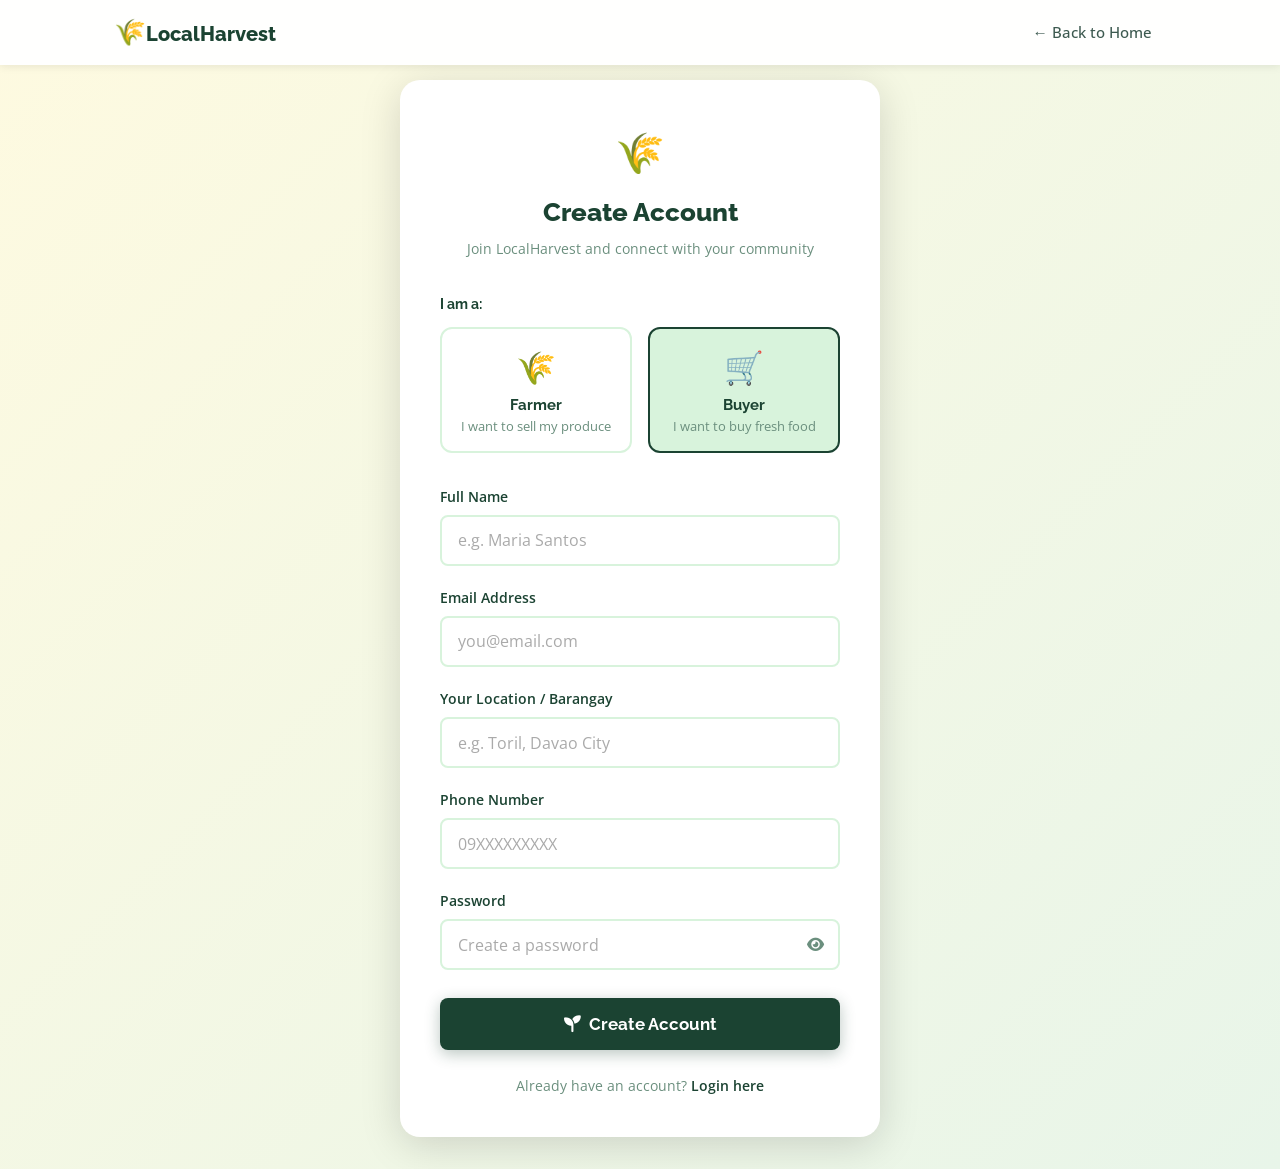
<file: register.html>
<!DOCTYPE html>
<html lang="en">

<head>
  <meta charset="UTF-8">
  <meta name="viewport" content="width=device-width, initial-scale=1.0">
  <!-- Favicons -->
  <link rel="icon" type="image/x-icon"    href="favicon.ico">
  <link rel="icon" type="image/svg+xml"   href="favicon.svg">
  <link rel="icon" type="image/png" sizes="192x192" href="favicon-192.png">
  <link rel="icon" type="image/png" sizes="512x512" href="favicon-512.png">
  <link rel="apple-touch-icon" sizes="180x180"      href="apple-touch-icon.png">
  <meta name="theme-color" content="#1a5c38">
  <title>Register – LocalHarvest</title>
  <link
    href="https://fonts.googleapis.com/css2?family=Raleway:wght@400;600;700;800&family=Open+Sans:wght@400;500;600&display=swap"
    rel="stylesheet">
  <link rel="stylesheet" href="https://cdnjs.cloudflare.com/ajax/libs/font-awesome/6.4.0/css/all.min.css">
  <link rel="stylesheet" href="style.css">
</head>

<body data-page="register">
  <nav class="navbar" id="navbar">
    <div class="nav-container">
      <div class="nav-brand"><a href="index.html"><span class="brand-icon">🌾</span><span
            class="brand-name">LocalHarvest</span></a></div>
      <ul class="nav-links" id="navLinks">
        <li><a href="index.html">← Back to Home</a></li>
      </ul>
    </div>
  </nav>

  <div class="auth-page">
    <div class="auth-card">
      <div class="auth-header">
        <span class="brand-icon">🌾</span>
        <h1>Create Account</h1>
        <p>Join LocalHarvest and connect with your community</p>
      </div>

      <p
        style="font-family:'Raleway',sans-serif;font-weight:700;font-size:0.9rem;color:var(--green-dark);margin-bottom:0.75rem;">
        I am a:</p>
      <div class="role-selector">
        <button class="role-btn" data-role="farmer">
          <span class="role-icon">🌾</span>
          <span class="role-label">Farmer</span>
          <span class="role-desc">I want to sell my produce</span>
        </button>
        <button class="role-btn active" data-role="buyer">
          <span class="role-icon">🛒</span>
          <span class="role-label">Buyer</span>
          <span class="role-desc">I want to buy fresh food</span>
        </button>
      </div>

      <form id="registerForm" novalidate>
        <div class="form-group">
          <label for="regName">Full Name</label>
          <input type="text" id="regName" class="form-control" placeholder="e.g. Maria Santos" autocomplete="name">
          <div class="form-error" id="regNameError">This field is required.</div>
        </div>
        <div class="form-group">
          <label for="regEmail">Email Address</label>
          <input type="email" id="regEmail" class="form-control" placeholder="you@email.com" autocomplete="email">
          <div class="form-error" id="regEmailError">Please enter a valid email.</div>
        </div>
        <div class="form-group">
          <label for="regLocation">Your Location / Barangay</label>
          <input type="text" id="regLocation" class="form-control" placeholder="e.g. Toril, Davao City">
          <div class="form-error" id="regLocationError">This field is required.</div>
        </div>
        <div class="form-group">
          <label for="regPhone">Phone Number</label>
          <input type="tel" id="regPhone" class="form-control" placeholder="09XXXXXXXXX" autocomplete="tel">
          <div class="form-error" id="regPhoneError">This field is required.</div>
        </div>
        <div class="form-group">
          <label for="regPass">Password</label>
          <div class="password-wrapper">
            <input type="password" id="regPass" class="form-control" placeholder="Create a password" autocomplete="new-password">
            <button type="button" class="toggle-password" data-target="regPass" tabindex="-1"><i class="fas fa-eye"></i></button>
          </div>
          <div class="form-error" id="regPassError">This field is required.</div>
        </div>
        <button type="submit" class="btn btn-green btn-block" style="margin-top:0.5rem;">
          <i class="fas fa-seedling"></i> Create Account
        </button>
      </form>

      <div class="auth-footer">
        Already have an account? <a href="login.html">Login here</a>
      </div>
    </div>
  </div>

  <script src="data.js"></script>
  <script src="app.js"></script>
</body>

</html>
</file>
<file: style.css>
/* ============================================================
   LocalHarvest – Main Stylesheet
   HCI 102 Final Project
   ============================================================ */

:root {
  --green-dark: #1B4332;
  --green-med: #2D6A4F;
  --green-light: #52B788;
  --green-pale: #D8F3DC;
  --cream: #FEFAE0;
  --cream-dark: #F4ECC2;
  --accent: #F4A261;
  --accent-dark: #E07B3A;
  --white: #FFFFFF;
  --text-dark: #1A1A2E;
  --text-mid: #3D5A50;
  --text-light: #6B8F7E;
  --shadow-sm: 0 2px 8px rgba(0, 0, 0, 0.08);
  --shadow-md: 0 4px 20px rgba(0, 0, 0, 0.12);
  --shadow-lg: 0 8px 40px rgba(0, 0, 0, 0.15);
  --radius: 12px;
  --radius-sm: 8px;
  --radius-lg: 20px;
  --transition: 0.25s ease;
}

/* ============================================================ RESET */
*,
*::before,
*::after {
  box-sizing: border-box;
  margin: 0;
  padding: 0;
}

html {
  scroll-behavior: smooth;
}

body {
  font-family: 'Open Sans', sans-serif;
  color: var(--text-dark);
  background: var(--white);
  line-height: 1.6;
}

a {
  text-decoration: none;
  color: inherit;
}

img {
  max-width: 100%;
  display: block;
}

button {
  cursor: pointer;
  border: none;
  background: none;
  font-family: inherit;
}

/* ============================================================ UTILITIES */
.container {
  max-width: 1100px;
  margin: 0 auto;
  padding: 0 1.5rem;
}

.section-header {
  text-align: center;
  margin-bottom: 2.5rem;
}

.section-header h2 {
  font-family: 'Raleway', sans-serif;
  font-size: clamp(1.6rem, 4vw, 2.2rem);
  font-weight: 800;
  color: var(--green-dark);
  margin-bottom: 0.5rem;
}

.section-header p {
  color: var(--text-light);
  font-size: 1rem;
}

/* ============================================================ BUTTONS */
.btn {
  display: inline-flex;
  align-items: center;
  gap: 0.5rem;
  padding: 0.85rem 1.8rem;
  border-radius: 50px;
  font-family: 'Raleway', sans-serif;
  font-weight: 700;
  font-size: 1rem;
  transition: all var(--transition);
  cursor: pointer;
  border: none;
}

.btn-primary {
  background: var(--accent);
  color: var(--white);
  box-shadow: 0 4px 15px rgba(244, 162, 97, 0.4);
}

.btn-primary:hover {
  background: var(--accent-dark);
  transform: translateY(-2px);
  box-shadow: 0 6px 20px rgba(244, 162, 97, 0.5);
}

.btn-secondary {
  background: var(--white);
  color: var(--green-dark);
  border: 2px solid var(--green-pale);
}

.btn-secondary:hover {
  background: var(--green-pale);
  border-color: var(--green-light);
  transform: translateY(-2px);
}

.btn-light {
  background: var(--white);
  color: var(--green-dark);
  font-weight: 700;
}

.btn-light:hover {
  background: var(--cream);
  transform: translateY(-2px);
}

.btn-green {
  background: var(--green-dark);
  color: var(--white);
  box-shadow: 0 4px 15px rgba(27, 67, 50, 0.3);
}

.btn-green:hover {
  background: var(--green-med);
  transform: translateY(-2px);
}

/* ============================================================ NAVBAR */
.navbar {
  position: fixed;
  top: 0;
  left: 0;
  right: 0;
  z-index: 1000;
  background: rgba(255, 255, 255, 0.95);
  backdrop-filter: blur(10px);
  box-shadow: var(--shadow-sm);
  transition: all var(--transition);
}

.nav-container {
  max-width: 1100px;
  margin: 0 auto;
  padding: 0 1.5rem;
  display: flex;
  align-items: center;
  justify-content: space-between;
  height: 65px;
}

.nav-brand {
  display: flex;
  align-items: center;
  gap: 0.5rem;
}

.brand-icon {
  font-size: 1.6rem;
}

.brand-name {
  font-family: 'Raleway', sans-serif;
  font-weight: 800;
  font-size: 1.25rem;
  color: var(--green-dark);
}

.nav-links {
  display: flex;
  align-items: center;
  gap: 0.5rem;
  list-style: none;
}

.nav-links a {
  padding: 0.45rem 0.9rem;
  border-radius: 8px;
  font-size: 0.95rem;
  font-weight: 500;
  color: var(--text-mid);
  transition: all var(--transition);
}

.nav-links a:hover {
  color: var(--green-dark);
  background: var(--green-pale);
}

.nav-btn {
  font-family: 'Raleway', sans-serif;
  font-weight: 700 !important;
}

.btn-outline {
  border: 2px solid var(--green-light) !important;
  color: var(--green-dark) !important;
  padding: 0.4rem 1.1rem !important;
}

.btn-filled {
  background: var(--green-dark) !important;
  color: var(--white) !important;
  padding: 0.4rem 1.1rem !important;
  border-radius: 8px;
}

.btn-filled:hover {
  background: var(--green-med) !important;
}

.nav-toggle {
  display: none;
  font-size: 1.3rem;
  color: var(--green-dark);
  padding: 0.4rem;
}

/* ============================================================ HERO */
.hero {
  min-height: 100vh;
  padding: 6rem 1.5rem 3rem;
  display: flex;
  align-items: center;
  background: linear-gradient(135deg, var(--cream) 0%, #e8f5e9 50%, var(--white) 100%);
}

.hero {
  max-width: 1100px;
  margin: 0 auto;
  display: grid;
  grid-template-columns: 1fr 1fr;
  gap: 4rem;
  align-items: center;
  width: 100%;
}

.hero-badge {
  display: inline-block;
  background: var(--green-pale);
  color: var(--green-dark);
  padding: 0.5rem 1.2rem;
  border-radius: 50px;
  font-size: 0.9rem;
  font-weight: 600;
  margin-bottom: 1.5rem;
}

.hero-content h1 {
  font-family: 'Raleway', sans-serif;
  font-size: clamp(2rem, 5vw, 3rem);
  font-weight: 800;
  line-height: 1.2;
  color: var(--green-dark);
  margin-bottom: 1rem;
}

.hero-content h1 .highlight {
  color: var(--accent-dark);
  position: relative;
}

.hero-sub {
  font-size: 1.1rem;
  color: var(--text-mid);
  margin-bottom: 2rem;
  max-width: 440px;
}

.hero-btns {
  display: flex;
  gap: 1rem;
  flex-wrap: wrap;
  margin-bottom: 2.5rem;
}

.hero-stats {
  display: flex;
  align-items: center;
  gap: 1.5rem;
}

.stat {
  display: flex;
  flex-direction: column;
}

.stat-num {
  font-family: 'Raleway', sans-serif;
  font-size: 1.5rem;
  font-weight: 800;
  color: var(--green-dark);
}

.stat-label {
  font-size: 0.8rem;
  color: var(--text-light);
}

.stat-divider {
  width: 1px;
  height: 35px;
  background: var(--green-light);
  opacity: 0.4;
}

/* Hero visual – card stack */
.hero-visual {
  display: flex;
  justify-content: center;
  align-items: center;
}

.hero-card-stack {
  position: relative;
  width: 260px;
  height: 320px;
}

.product-preview-card {
  position: absolute;
  width: 220px;
  background: var(--white);
  border-radius: var(--radius-lg);
  box-shadow: var(--shadow-md);
  overflow: hidden;
  transition: transform 0.4s ease;
}

.ppc-img {
  height: 130px;
  display: flex;
  align-items: center;
  justify-content: center;
  font-size: 2.5rem;
}

.ppc-info {
  padding: 1rem;
  display: flex;
  flex-direction: column;
  gap: 0.25rem;
}

.ppc-info strong {
  font-family: 'Raleway', sans-serif;
  font-size: 1rem;
  font-weight: 700;
  color: var(--green-dark);
}

.ppc-info span {
  font-size: 0.95rem;
  font-weight: 600;
  color: var(--accent-dark);
}

.ppc-farmer {
  font-size: 0.8rem;
  color: var(--text-light);
  margin-top: 0.25rem;
}

.card-back {
  top: 20px;
  left: 20px;
  transform: rotate(-6deg);
  z-index: 1;
  opacity: 0.75;
}

.card-mid {
  top: 10px;
  left: 10px;
  transform: rotate(-2deg);
  z-index: 2;
  opacity: 0.9;
}

.card-front {
  top: 0;
  left: 0;
  transform: rotate(2deg);
  z-index: 3;
}

.card-front:hover {
  transform: rotate(0deg) scale(1.03);
  box-shadow: var(--shadow-lg);
}

/* ============================================================ HOW IT WORKS */
.how-it-works {
  background: var(--white);
  padding: 5rem 1.5rem;
}

.steps-grid {
  display: grid;
  grid-template-columns: 1fr auto 1fr;
  gap: 2rem;
  align-items: start;
}

.role-badge {
  display: inline-flex;
  align-items: center;
  gap: 0.5rem;
  padding: 0.6rem 1.2rem;
  border-radius: 50px;
  font-family: 'Raleway', sans-serif;
  font-weight: 700;
  font-size: 0.9rem;
  margin-bottom: 1.5rem;
}

.farmer-badge {
  background: var(--green-pale);
  color: var(--green-dark);
}

.buyer-badge {
  background: #fff3e0;
  color: #c25f0a;
}

.step {
  display: flex;
  gap: 1rem;
  margin-bottom: 1.5rem;
  align-items: flex-start;
}

.step-num {
  width: 40px;
  height: 40px;
  min-width: 40px;
  background: var(--green-dark);
  color: var(--white);
  border-radius: 50%;
  display: flex;
  align-items: center;
  justify-content: center;
  font-family: 'Raleway', sans-serif;
  font-weight: 800;
  font-size: 1rem;
}

.step-text strong {
  font-family: 'Raleway', sans-serif;
  font-size: 1rem;
  font-weight: 700;
  color: var(--green-dark);
  display: block;
  margin-bottom: 0.25rem;
}

.step-text p {
  font-size: 0.9rem;
  color: var(--text-light);
}

.steps-divider {
  display: flex;
  flex-direction: column;
  align-items: center;
  justify-content: center;
  gap: 0.5rem;
  padding-top: 3rem;
}

.divider-line {
  flex: 1;
  width: 2px;
  background: linear-gradient(to bottom, transparent, var(--green-light), transparent);
}

.divider-icon {
  font-size: 1.8rem;
}

/* ============================================================ BROWSE PREVIEW */
.browse-preview {
  background: var(--cream);
  padding: 5rem 1.5rem;
}

.category-filter {
  display: flex;
  gap: 0.6rem;
  flex-wrap: wrap;
  justify-content: center;
  margin-bottom: 2rem;
  /* Mobile: horizontal scroll */
}

/* Mobile: scrollable horizontal strip */
@media (max-width: 640px) {
  .category-filter {
    flex-wrap: nowrap;
    overflow-x: auto;
    justify-content: flex-start;
    padding-bottom: 0.5rem;
    -webkit-overflow-scrolling: touch;
    scrollbar-width: none;
  }
  .category-filter::-webkit-scrollbar { display: none; }
}

.cat-btn {
  display: inline-flex;
  align-items: center;
  gap: 0.4rem;
  padding: 0.55rem 1rem;
  border-radius: 50px;
  border: 2px solid transparent;
  font-family: 'Raleway', sans-serif;
  font-weight: 600;
  font-size: 0.85rem;
  color: var(--text-mid);
  background: var(--white);
  cursor: pointer;
  transition: all var(--transition);
  white-space: nowrap;
  flex-shrink: 0;
}

.cat-btn:hover,
.cat-btn.active {
  background: var(--green-dark);
  color: var(--white);
  border-color: var(--green-dark);
}

.products-grid {
  display: grid;
  grid-template-columns: repeat(auto-fill, minmax(220px, 1fr));
  gap: 1.5rem;
  margin-bottom: 2rem;
}

/* Product card */
.product-card {
  background: var(--white);
  border-radius: var(--radius);
  box-shadow: var(--shadow-sm);
  overflow: hidden;
  transition: all var(--transition);
  cursor: pointer;
}

.product-card:hover {
  transform: translateY(-4px);
  box-shadow: var(--shadow-md);
}

.product-card-img {
  height: 150px;
  display: flex;
  align-items: center;
  justify-content: center;
  font-size: 3.5rem;
  background: var(--green-pale);
  position: relative;
}

.product-card-body {
  padding: 1rem;
}

.product-card-name {
  font-family: 'Raleway', sans-serif;
  font-weight: 700;
  font-size: 1rem;
  color: var(--green-dark);
  margin-bottom: 0.25rem;
}

.product-card-price {
  font-size: 1.05rem;
  font-weight: 600;
  color: var(--accent-dark);
  margin-bottom: 0.5rem;
}

.product-card-meta {
  font-size: 0.8rem;
  color: var(--text-light);
  display: flex;
  align-items: center;
  gap: 0.4rem;
}

.badge-available {
  background: var(--green-pale);
  color: var(--green-dark);
  font-size: 0.7rem;
  font-weight: 600;
  padding: 0.2rem 0.6rem;
  border-radius: 20px;
}

.browse-cta {
  text-align: center;
}

/* ============================================================ FARMER CTA SECTION */
.farmer-cta {
  background: var(--green-dark);
  padding: 5rem 1.5rem;
}

.cta-content {
  display: grid;
  grid-template-columns: 1fr 1fr;
  gap: 4rem;
  align-items: center;
  max-width: 1100px;
  margin: 0 auto;
}

.cta-text h2 {
  font-family: 'Raleway', sans-serif;
  font-size: clamp(1.6rem, 4vw, 2.2rem);
  font-weight: 800;
  color: var(--white);
  margin-bottom: 1rem;
}

.cta-text p {
  color: var(--green-pale);
  font-size: 1rem;
  margin-bottom: 2rem;
}

.cta-icons {
  display: flex;
  gap: 2rem;
  justify-content: center;
  flex-wrap: wrap;
}

.cta-icon-item {
  display: flex;
  flex-direction: column;
  align-items: center;
  gap: 0.5rem;
}

.cta-icon-item span {
  font-size: 2.5rem;
  background: rgba(255, 255, 255, 0.1);
  width: 65px;
  height: 65px;
  border-radius: 16px;
  display: flex;
  align-items: center;
  justify-content: center;
}

.cta-icon-item p {
  color: var(--green-pale);
  font-size: 0.85rem;
  font-weight: 500;
  text-align: center;
}

/* ============================================================ FOOTER */
.footer {
  background: var(--text-dark);
  padding: 3rem 1.5rem 1.5rem;
}

.footer-top {
  display: flex;
  justify-content: space-between;
  align-items: flex-start;
  flex-wrap: wrap;
  gap: 2rem;
  margin-bottom: 2rem;
}

.footer-brand .brand-name {
  color: var(--white);
  font-size: 1.2rem;
}

.footer-brand p {
  color: #888;
  font-size: 0.85rem;
  margin-top: 0.5rem;
}

.footer-links {
  display: flex;
  flex-direction: column;
  gap: 0.5rem;
}

.footer-links h4 {
  font-size: 1.1rem;
  margin-bottom: 10px;
  font-weight: 700;
  color: #fff;
}

.footer-links a {
  color: #aaa;
  font-size: 0.9rem;
  transition: color var(--transition);
}

.footer-links a:hover {
  color: var(--green-light);
}

.footer-bottom {
  border-top: 1px solid #333;
  padding-top: 1.5rem;
  text-align: center;
}

.footer-bottom p {
  color: #666;
  font-size: 0.8rem;
}

/* ============================================================ FORMS */
.auth-page {
  min-height: 100vh;
  background: linear-gradient(135deg, var(--cream) 0%, #e8f5e9 100%);
  display: flex;
  align-items: center;
  justify-content: center;
  padding: 2rem 1rem;
  padding-top: 5rem;
}

.auth-card {
  background: var(--white);
  border-radius: var(--radius-lg);
  box-shadow: var(--shadow-lg);
  padding: 2.5rem;
  width: 100%;
  max-width: 480px;
}

.auth-header {
  text-align: center;
  margin-bottom: 2rem;
}

.auth-header .brand-icon {
  font-size: 2.5rem;
  display: block;
  margin-bottom: 0.5rem;
}

.auth-header h1 {
  font-family: 'Raleway', sans-serif;
  font-weight: 800;
  font-size: 1.6rem;
  color: var(--green-dark);
  margin-bottom: 0.25rem;
}

.auth-header p {
  color: var(--text-light);
  font-size: 0.9rem;
}

.role-selector {
  display: grid;
  grid-template-columns: 1fr 1fr;
  gap: 1rem;
  margin-bottom: 2rem;
}

.role-btn {
  padding: 1rem;
  border: 2px solid var(--green-pale);
  border-radius: var(--radius);
  background: var(--white);
  cursor: pointer;
  transition: all var(--transition);
  text-align: center;
}

.role-btn .role-icon {
  font-size: 2rem;
  display: block;
  margin-bottom: 0.5rem;
}

.role-btn .role-label {
  font-family: 'Raleway', sans-serif;
  font-weight: 700;
  font-size: 0.95rem;
  color: var(--green-dark);
  display: block;
}

.role-btn .role-desc {
  font-size: 0.8rem;
  color: var(--text-light);
  display: block;
  margin-top: 0.2rem;
}

.role-btn.active,
.role-btn:hover {
  border-color: var(--green-dark);
  background: var(--green-pale);
}

.form-group {
  margin-bottom: 1.25rem;
}

.form-group label {
  display: block;
  font-weight: 600;
  font-size: 0.9rem;
  color: var(--green-dark);
  margin-bottom: 0.4rem;
}

.form-control {
  width: 100%;
  padding: 0.8rem 1rem;
  border: 2px solid var(--green-pale);
  border-radius: var(--radius-sm);
  font-family: 'Open Sans', sans-serif;
  font-size: 1rem;
  color: var(--text-dark);
  transition: border-color var(--transition);
  background: var(--white);
}

.form-control:focus {
  outline: none;
  border-color: var(--green-light);
  box-shadow: 0 0 0 3px rgba(82, 183, 136, 0.15);
}

.form-control::placeholder {
  color: #aaa;
}

.form-error {
  color: #e74c3c;
  font-size: 0.8rem;
  margin-top: 0.3rem;
  display: none;
}

.form-error.show {
  display: block;
}

.input-invalid {
  border-color: #e74c3c !important;
}

.btn-block {
  width: 100%;
  justify-content: center;
  padding: 1rem;
  font-size: 1.05rem;
  border-radius: var(--radius-sm);
}

.auth-footer {
  text-align: center;
  margin-top: 1.5rem;
  font-size: 0.9rem;
  color: var(--text-light);
}

.auth-footer a {
  color: var(--green-dark);
  font-weight: 600;
}

/* ============================================================ DASHBOARD */
.dashboard-page {
  min-height: 100vh;
  background: var(--cream);
  padding-top: 65px;
}

.dashboard-header {
  background: var(--green-dark);
  color: var(--white);
  padding: 2.5rem 1.5rem;
}

.dashboard-header-inner {
  max-width: 1100px;
  margin: 0 auto;
  display: flex;
  align-items: center;
  justify-content: space-between;
  flex-wrap: wrap;
  gap: 1rem;
}

.dashboard-welcome h1 {
  font-family: 'Raleway', sans-serif;
  font-size: 1.6rem;
  font-weight: 800;
  margin-bottom: 0.25rem;
}

.dashboard-welcome p {
  color: var(--green-pale);
  font-size: 0.9rem;
}

.dashboard-body {
  max-width: 1100px;
  margin: 2rem auto;
  padding: 0 1.5rem;
}

.dashboard-stats {
  display: grid;
  grid-template-columns: repeat(auto-fill, minmax(160px, 1fr));
  gap: 1rem;
  margin-bottom: 2rem;
}

.dash-stat {
  background: var(--white);
  border-radius: var(--radius);
  padding: 1.25rem;
  box-shadow: var(--shadow-sm);
  text-align: center;
}

.dash-stat-num {
  font-family: 'Raleway', sans-serif;
  font-size: 1.8rem;
  font-weight: 800;
  color: var(--green-dark);
}

.dash-stat-label {
  font-size: 0.8rem;
  color: var(--text-light);
  margin-top: 0.25rem;
}

.section-title-row {
  display: flex;
  align-items: center;
  justify-content: space-between;
  margin-bottom: 1.5rem;
}

.section-title-row h2 {
  font-family: 'Raleway', sans-serif;
  font-size: 1.3rem;
  font-weight: 700;
  color: var(--green-dark);
}

.manage-grid {
  display: grid;
  grid-template-columns: repeat(auto-fill, minmax(240px, 1fr));
  gap: 1.25rem;
}

.manage-card {
  background: var(--white);
  border-radius: var(--radius);
  box-shadow: var(--shadow-sm);
  overflow: hidden;
  transition: box-shadow var(--transition);
}

.manage-card:hover {
  box-shadow: var(--shadow-md);
}

.manage-card-img {
  height: 130px;
  display: flex;
  align-items: center;
  justify-content: center;
  font-size: 3rem;
  background: var(--green-pale);
}

.manage-card-body {
  padding: 1rem;
}

.manage-card-name {
  font-family: 'Raleway', sans-serif;
  font-weight: 700;
  font-size: 0.95rem;
  color: var(--green-dark);
  margin-bottom: 0.2rem;
}

.manage-card-price {
  font-size: 0.95rem;
  font-weight: 600;
  color: var(--accent-dark);
  margin-bottom: 0.5rem;
}

.manage-card-meta {
  font-size: 0.78rem;
  color: var(--text-light);
  margin-bottom: 0.75rem;
}

.manage-card-actions {
  display: flex;
  gap: 0.5rem;
}

.btn-edit {
  padding: 0.4rem 0.9rem;
  background: var(--green-pale);
  color: var(--green-dark);
  border-radius: 6px;
  font-size: 0.8rem;
  font-weight: 600;
  transition: all var(--transition);
}

.btn-edit:hover {
  background: var(--green-light);
  color: var(--white);
}

.btn-delete {
  padding: 0.4rem 0.9rem;
  background: #ffe4e4;
  color: #c0392b;
  border-radius: 6px;
  font-size: 0.8rem;
  font-weight: 600;
  transition: all var(--transition);
}

.btn-delete:hover {
  background: #c0392b;
  color: var(--white);
}

/* ============================================================ BROWSE PAGE */
.browse-page {
  min-height: 100vh;
  background: var(--cream);
  padding-top: 65px;
}

.browse-hero {
  background: var(--green-dark);
  padding: 3rem 1.5rem;
  text-align: center;
}

.browse-hero h1 {
  font-family: 'Raleway', sans-serif;
  font-size: 1.8rem;
  font-weight: 800;
  color: var(--white);
  margin-bottom: 0.5rem;
}

.browse-hero p {
  color: var(--green-pale);
}

.location-bar {
  display: flex;
  gap: 0.5rem;
  max-width: 400px;
  margin: 1.5rem auto 0;
}

.location-bar .form-control {
  border-radius: 50px 0 0 50px;
  border-right: none;
}

.location-bar .btn {
  border-radius: 0 50px 50px 0;
  padding: 0.75rem 1.5rem;
}

.browse-body {
  max-width: 1100px;
  margin: 2rem auto;
  padding: 0 1.5rem;
}

/* ============================================================ PRODUCT DETAIL */
.detail-page {
  min-height: 100vh;
  background: var(--cream);
  padding: 5rem 1.5rem 3rem;
}

.detail-card {
  background: var(--white);
  max-width: 800px;
  margin: 0 auto;
  border-radius: var(--radius-lg);
  box-shadow: var(--shadow-lg);
  overflow: hidden;
}

.detail-img {
  height: 280px;
  display: flex;
  align-items: center;
  justify-content: center;
  font-size: 7rem;
  background: linear-gradient(135deg, var(--green-pale), var(--cream));
}

.detail-body {
  padding: 2rem;
}

.detail-category {
  display: inline-block;
  background: var(--green-pale);
  color: var(--green-dark);
  padding: 0.3rem 0.8rem;
  border-radius: 20px;
  font-size: 0.8rem;
  font-weight: 600;
  margin-bottom: 1rem;
}

.detail-name {
  font-family: 'Raleway', sans-serif;
  font-size: 1.8rem;
  font-weight: 800;
  color: var(--green-dark);
  margin-bottom: 0.5rem;
}

.detail-price {
  font-size: 1.6rem;
  font-weight: 700;
  color: var(--accent-dark);
  margin-bottom: 1.5rem;
}

.detail-farmer {
  display: flex;
  align-items: center;
  gap: 0.75rem;
  padding: 1rem;
  background: var(--cream);
  border-radius: var(--radius-sm);
  margin-bottom: 1.5rem;
}

.farmer-avatar {
  width: 45px;
  height: 45px;
  background: var(--green-dark);
  border-radius: 50%;
  display: flex;
  align-items: center;
  justify-content: center;
  font-size: 1.2rem;
  color: var(--white);
}

.farmer-info strong {
  font-family: 'Raleway', sans-serif;
  display: block;
  font-size: 0.95rem;
  color: var(--green-dark);
}

.farmer-info span {
  font-size: 0.82rem;
  color: var(--text-light);
}

.qty-selector {
  display: flex;
  align-items: center;
  gap: 1rem;
  margin-bottom: 1.5rem;
}

.qty-selector label {
  font-weight: 600;
  color: var(--green-dark);
}

.qty-controls {
  display: flex;
  align-items: center;
  gap: 0.75rem;
}

.qty-btn {
  width: 38px;
  height: 38px;
  border: 2px solid var(--green-light);
  border-radius: 50%;
  display: flex;
  align-items: center;
  justify-content: center;
  font-size: 1.1rem;
  font-weight: 700;
  color: var(--green-dark);
  background: var(--white);
  cursor: pointer;
  transition: all var(--transition);
}

.qty-btn:hover {
  background: var(--green-dark);
  color: var(--white);
  border-color: var(--green-dark);
}

.qty-num {
  font-family: 'Raleway', sans-serif;
  font-size: 1.2rem;
  font-weight: 700;
  min-width: 2rem;
  text-align: center;
}

/* ============================================================ MODALS & TOASTS */
.modal-overlay {
  position: fixed;
  inset: 0;
  background: rgba(0, 0, 0, 0.5);
  z-index: 2000;
  display: flex;
  align-items: center;
  justify-content: center;
  padding: 1rem;
  opacity: 0;
  pointer-events: none;
  transition: opacity var(--transition);
}

.modal-overlay.open {
  opacity: 1;
  pointer-events: all;
}

.modal {
  background: var(--white);
  border-radius: var(--radius-lg);
  padding: 2rem;
  max-width: 500px;
  width: 100%;
  box-shadow: var(--shadow-lg);
  transform: scale(0.95);
  transition: transform var(--transition);
}

.modal-overlay.open .modal {
  transform: scale(1);
}

.modal-header {
  display: flex;
  align-items: center;
  justify-content: space-between;
  margin-bottom: 1.5rem;
}

.modal-header h2 {
  font-family: 'Raleway', sans-serif;
  font-size: 1.25rem;
  font-weight: 700;
  color: var(--green-dark);
}

.modal-close {
  font-size: 1.3rem;
  color: var(--text-light);
  cursor: pointer;
}

.toast {
  position: fixed;
  bottom: 1.5rem;
  right: 1.5rem;
  z-index: 3000;
  background: var(--green-dark);
  color: var(--white);
  padding: 1rem 1.5rem;
  border-radius: var(--radius);
  box-shadow: var(--shadow-lg);
  font-size: 0.9rem;
  font-weight: 500;
  transform: translateY(100px);
  opacity: 0;
  transition: all 0.3s ease;
  max-width: 300px;
}

.toast.show {
  transform: translateY(0);
  opacity: 1;
}

.toast.success {
  background: var(--green-dark);
}

.toast.error {
  background: #c0392b;
}

/* ============================================================ ORDER CONFIRM */
.confirm-page {
  min-height: 100vh;
  background: linear-gradient(135deg, var(--cream) 0%, #e8f5e9 100%);
  padding: 5rem 1rem;
  display: flex;
  align-items: center;
  justify-content: center;
}

.confirm-card {
  background: var(--white);
  border-radius: var(--radius-lg);
  box-shadow: var(--shadow-lg);
  padding: 3rem 2rem;
  max-width: 520px;
  width: 100%;
  text-align: center;
}

.confirm-icon {
  font-size: 4rem;
  margin-bottom: 1rem;
  display: block;
}

.confirm-card h1 {
  font-family: 'Raleway', sans-serif;
  font-size: 1.8rem;
  font-weight: 800;
  color: var(--green-dark);
  margin-bottom: 0.5rem;
}

.confirm-card p {
  color: var(--text-light);
  margin-bottom: 2rem;
}

.order-summary {
  background: var(--cream);
  border-radius: var(--radius);
  padding: 1.5rem;
  text-align: left;
  margin-bottom: 2rem;
}

.order-row {
  display: flex;
  justify-content: space-between;
  padding: 0.4rem 0;
  border-bottom: 1px solid var(--cream-dark);
  font-size: 0.9rem;
}

.order-row:last-child {
  border: none;
  font-weight: 700;
  font-size: 1rem;
  color: var(--green-dark);
}

.confirm-btns {
  display: flex;
  flex-direction: column;
  gap: 1rem;
}

/* ============================================================ PROFILE */
.profile-page {
  min-height: 100vh;
  background: var(--cream);
  padding: 5rem 1.5rem 3rem;
}

.profile-card {
  max-width: 600px;
  margin: 0 auto;
}

.profile-header-card {
  background: var(--green-dark);
  border-radius: var(--radius-lg);
  padding: 2rem;
  color: var(--white);
  text-align: center;
  margin-bottom: 1.5rem;
}

.profile-avatar {
  width: 80px;
  height: 80px;
  background: var(--green-light);
  border-radius: 50%;
  display: flex;
  align-items: center;
  justify-content: center;
  font-size: 2rem;
  margin: 0 auto 1rem;
}

.profile-name {
  font-family: 'Raleway', sans-serif;
  font-size: 1.4rem;
  font-weight: 800;
}

.profile-role {
  background: rgba(255, 255, 255, 0.15);
  padding: 0.3rem 0.9rem;
  border-radius: 20px;
  font-size: 0.85rem;
  font-weight: 600;
  margin-top: 0.5rem;
  display: inline-block;
}

.profile-info-card {
  background: var(--white);
  border-radius: var(--radius-lg);
  padding: 2rem;
  box-shadow: var(--shadow-sm);
}

.info-row {
  display: flex;
  justify-content: space-between;
  align-items: center;
  padding: 0.75rem 0;
  border-bottom: 1px solid var(--green-pale);
}

.info-row:last-child {
  border: none;
}

.info-label {
  font-size: 0.85rem;
  color: var(--text-light);
}

.info-value {
  font-weight: 600;
  color: var(--green-dark);
}

/* ============================================================ EMPTY STATE */
.empty-state {
  text-align: center;
  padding: 4rem 1rem;
  color: var(--text-light);
}

.empty-state .empty-icon {
  font-size: 4rem;
  display: block;
  margin-bottom: 1rem;
}

.empty-state h3 {
  font-family: 'Raleway', sans-serif;
  font-size: 1.2rem;
  color: var(--green-dark);
  margin-bottom: 0.5rem;
}

.empty-state p {
  font-size: 0.9rem;
  max-width: 300px;
  margin: 0 auto 1.5rem;
}

/* ============================================================ RESPONSIVE */
@media (max-width: 768px) {
  .hero {
    grid-template-columns: 1fr;
    gap: 2rem;
    text-align: center;
  }

  .hero-btns {
    justify-content: center;
  }

  .hero-stats {
    justify-content: center;
  }

  .hero-sub {
    margin: 0 auto 2rem;
  }

  .hero-visual {
    display: none;
  }

  .steps-grid {
    grid-template-columns: 1fr;
  }

  .steps-divider {
    flex-direction: row;
    padding-top: 0;
  }

  .divider-line {
    flex: 1;
    height: 2px;
    width: auto;
    background: linear-gradient(to right, transparent, var(--green-light), transparent);
  }

  .cta-content {
    grid-template-columns: 1fr;
    text-align: center;
  }

  .nav-links {
    display: none;
    flex-direction: column;
    align-items: stretch;
    position: absolute;
    top: 65px;
    left: 0;
    right: 0;
    background: var(--white);
    padding: 0.75rem 1rem 1rem;
    box-shadow: 0 8px 24px rgba(0,0,0,0.12);
    gap: 0.35rem;
    border-top: 1px solid var(--green-pale);
    animation: slideDown 0.2s ease;
  }

  @keyframes slideDown {
    from { opacity: 0; transform: translateY(-8px); }
    to   { opacity: 1; transform: translateY(0); }
  }

  .nav-links.open {
    display: flex;
  }

  .nav-links li {
    width: 100%;
  }

  .nav-links a,
  .nav-links li > button {
    display: flex;
    align-items: center;
    justify-content: center;
    width: 100%;
    padding: 0.7rem 1rem;
    border-radius: 8px;
    font-size: 0.95rem;
    font-weight: 600;
    text-align: center;
    box-sizing: border-box;
    cursor: pointer;
    font-family: 'Raleway', sans-serif;
  }

  .nav-links a:not(.nav-btn) {
    color: var(--text-mid);
    background: transparent;
  }

  .nav-links a:not(.nav-btn):hover {
    background: var(--green-pale);
    color: var(--green-dark);
  }

  .nav-links .btn-outline {
    border: 2px solid var(--green-light) !important;
    color: var(--green-dark) !important;
    background: transparent !important;
    padding: 0.65rem 1rem !important;
  }

  .nav-links .btn-filled {
    background: var(--green-dark) !important;
    color: var(--white) !important;
    border-radius: 8px !important;
    padding: 0.65rem 1rem !important;
    border: none !important;
  }

  /* Logout and plain nav buttons — match outline style */
  .nav-links li > button:not(.btn-filled) {
    border: 2px solid var(--green-light) !important;
    color: var(--green-dark) !important;
    background: transparent !important;
  }

  .nav-links li > button:not(.btn-filled):hover {
    background: var(--green-pale) !important;
  }

  .nav-toggle {
    display: flex;
    align-items: center;
    justify-content: center;
    width: 38px;
    height: 38px;
    border-radius: 8px;
    transition: background var(--transition);
  }

  .nav-toggle:hover,
  .nav-toggle.active {
    background: var(--green-pale);
  }

  .navbar {
    position: fixed;
    transform: translateY(0);
    transition: transform 0.3s ease, box-shadow 0.3s ease;
  }

  .navbar.nav-hidden {
    transform: translateY(-100%);
  }

  body {
    padding-top: 65px;
  }

  .auth-page,
  .dashboard-page {
    padding-top: 0;
  }
}

@media (max-width: 480px) {
  .hero-stats {
    flex-direction: column;
    gap: 0.75rem;
  }

  .stat-divider {
    display: none;
  }

  .dashboard-stats {
    grid-template-columns: 1fr 1fr;
  }
}
/* ============================================================ MODAL POSITION FIX */
.modal {
  position: relative;
}

/* ============================================================ MANAGE CARD – EDIT LINK */
.manage-card-actions .btn-edit-full {
  padding: 0.4rem 0.9rem;
  background: #e8f5e9;
  color: var(--green-dark);
  border-radius: 6px;
  font-size: 0.8rem;
  font-weight: 600;
  transition: all var(--transition);
  text-decoration: none;
  display: inline-flex;
  align-items: center;
  gap: 0.3rem;
}
.manage-card-actions .btn-edit-full:hover {
  background: var(--green-light);
  color: var(--white);
}

/* ============================================================ ORDER CONFIRM ACTIONS */
.confirm-btns .btn + .btn {
  margin-top: 0;
}

/* ============================================================
   QUICK ACTION CARDS (Farmer Dashboard)
============================================================ */
.quick-actions-grid {
  display: grid;
  grid-template-columns: repeat(auto-fill, minmax(200px, 1fr));
  gap: 1rem;
  margin-bottom: 2rem;
}

.quick-action-card {
  display: flex;
  flex-direction: column;
  align-items: flex-start;
  gap: 0.4rem;
  padding: 1.25rem 1.25rem 1.1rem;
  border-radius: var(--radius);
  text-decoration: none;
  transition: transform 0.18s ease, box-shadow 0.18s ease;
  cursor: pointer;
  border: none;
  text-align: left;
  font-family: 'Open Sans', sans-serif;
}

.quick-action-card:hover {
  transform: translateY(-3px);
  box-shadow: 0 8px 24px rgba(0,0,0,0.1);
}

.qa-icon {
  width: 44px;
  height: 44px;
  border-radius: 12px;
  display: flex;
  align-items: center;
  justify-content: center;
  font-size: 1.2rem;
  margin-bottom: 0.35rem;
}

.qa-label {
  font-family: 'Raleway', sans-serif;
  font-weight: 700;
  font-size: 0.95rem;
}

.qa-desc {
  font-size: 0.78rem;
  opacity: 0.75;
}

.qa-green  { background: var(--green-pale); color: var(--green-dark); }
.qa-green  .qa-icon { background: var(--green-light); color: white; }

.qa-blue   { background: #e3f2fd; color: #1565c0; }
.qa-blue   .qa-icon { background: #1976d2; color: white; }

.qa-amber  { background: #fff8e1; color: #e65100; }
.qa-amber  .qa-icon { background: #f57c00; color: white; }

.qa-teal   { background: #e0f2f1; color: #00695c; }
.qa-teal   .qa-icon { background: #00897b; color: white; }

/* ============================================================
   MY ORDERS PAGE
============================================================ */
/* ============================================================ MY ORDERS PAGE */
.orders-page {
  min-height: 100vh;
  background: var(--cream);
}

/* ── Hero ── */
.orders-hero {
  background: var(--green-dark);
  padding: 3rem 1.5rem 2.5rem;
  color: var(--white);
}

.orders-hero-inner {
  max-width: 860px;
  margin: 0 auto;
  display: flex;
  align-items: center;
  justify-content: space-between;
  gap: 1.5rem;
  flex-wrap: wrap;
}

.orders-hero-text {
  display: flex;
  align-items: center;
  gap: 1rem;
  height: 230px;
}

.orders-hero-icon {
  width: 56px;
  height: 56px;
  background: rgba(255,255,255,0.15);
  border-radius: 16px;
  display: flex;
  align-items: center;
  justify-content: center;
  font-size: 1.5rem;
  color: var(--white);
  flex-shrink: 0;
}

.orders-hero h1 {
  font-family: 'Raleway', sans-serif;
  font-size: 1.75rem;
  font-weight: 800;
  color: var(--white);
  margin-bottom: 0.25rem;
  line-height: 1.2;
}

.orders-hero p {
  color: rgba(255,255,255,0.72);
  font-size: 0.92rem;
}

.orders-hero-btn {
  flex-shrink: 0;
  white-space: nowrap;
}

/* ── Body ── */
.orders-body {
  max-width: 860px;
  margin: 0 auto;
  padding: 2rem 1.25rem 5rem;
}

/* ── Stats ── */
.orders-stats {
  display: grid;
  grid-template-columns: repeat(4, 1fr);
  gap: 1rem;
  margin-bottom: 2rem;
}

.order-stat-card {
  background: var(--white);
  border-radius: var(--radius);
  padding: 1.25rem 1rem;
  box-shadow: var(--shadow-sm);
  text-align: center;
  display: flex;
  flex-direction: column;
  align-items: center;
  gap: 0.4rem;
  border: 1px solid rgba(0,0,0,0.04);
}

.order-stat-icon {
  width: 40px;
  height: 40px;
  border-radius: 10px;
  display: flex;
  align-items: center;
  justify-content: center;
  font-size: 1rem;
  margin-bottom: 0.1rem;
}

.order-stat-num {
  font-family: 'Raleway', sans-serif;
  font-size: 1.5rem;
  font-weight: 800;
  color: var(--green-dark);
  line-height: 1;
}

.order-stat-label {
  font-size: 0.75rem;
  color: var(--text-light);
  font-weight: 500;
  line-height: 1.3;
}

/* ── Filter Bar ── */
.orders-filter-bar {
  display: flex;
  align-items: center;
  justify-content: space-between;
  gap: 1rem;
  margin-bottom: 1.25rem;
  flex-wrap: wrap;
}

.orders-tabs {
  display: flex;
  gap: 0.4rem;
  flex-wrap: wrap;
}

.order-tab {
  display: inline-flex;
  align-items: center;
  gap: 0.35rem;
  padding: 0.5rem 1rem;
  border-radius: 50px;
  border: 2px solid var(--green-pale);
  background: var(--white);
  color: var(--text-mid);
  font-family: 'Raleway', sans-serif;
  font-weight: 600;
  font-size: 0.84rem;
  cursor: pointer;
  transition: all var(--transition);
  white-space: nowrap;
}

.order-tab:hover {
  border-color: var(--green-light);
  color: var(--green-dark);
}

.order-tab.active {
  background: var(--green-dark);
  border-color: var(--green-dark);
  color: var(--white);
}

/* ── Search ── */
.orders-search-wrap {
  position: relative;
  flex-shrink: 0;
}

.orders-search-icon {
  position: absolute;
  left: 0.85rem;
  top: 50%;
  transform: translateY(-50%);
  color: var(--text-light);
  font-size: 0.82rem;
  pointer-events: none;
}

.orders-search-input {
  padding: 0.55rem 1rem 0.55rem 2.2rem;
  border: 2px solid var(--green-pale);
  border-radius: 50px;
  font-family: 'Open Sans', sans-serif;
  font-size: 0.85rem;
  color: var(--text-dark);
  background: var(--white);
  width: 220px;
  outline: none;
  transition: border-color var(--transition);
}

.orders-search-input:focus {
  border-color: var(--green-light);
}

.orders-search-input::placeholder {
  color: var(--text-light);
}

/* ── Order Card ── */
.order-history-card {
  background: var(--white);
  border-radius: var(--radius);
  padding: 1rem 1.25rem;
  margin-bottom: 0.65rem;
  box-shadow: var(--shadow-sm);
  display: flex;
  align-items: center;
  gap: 1rem;
  border: 1px solid rgba(0,0,0,0.04);
  transition: box-shadow var(--transition), transform var(--transition);
}

.order-history-card:hover {
  box-shadow: var(--shadow-md);
  transform: translateY(-1px);
}

.ohc-left { flex-shrink: 0; }

.ohc-icon {
  width: 46px;
  height: 46px;
  border-radius: 12px;
  display: flex;
  align-items: center;
  justify-content: center;
  font-size: 1.1rem;
}

.ohc-body {
  flex: 1;
  min-width: 0;
}

.ohc-product {
  font-family: 'Raleway', sans-serif;
  font-weight: 700;
  color: var(--green-dark);
  font-size: 0.95rem;
  white-space: nowrap;
  overflow: hidden;
  text-overflow: ellipsis;
}

.ohc-meta {
  display: flex;
  gap: 0.65rem;
  flex-wrap: wrap;
  margin-top: 0.3rem;
  font-size: 0.77rem;
  color: var(--text-light);
  align-items: center;
}

.ohc-meta span {
  display: flex;
  align-items: center;
  gap: 0.25rem;
}

.ohc-bottom {
  display: flex;
  align-items: center;
  gap: 0.6rem;
  margin-top: 0.45rem;
  flex-wrap: wrap;
}

.ohc-total {
  font-weight: 800;
  color: var(--accent-dark);
  font-family: 'Raleway', sans-serif;
  font-size: 1rem;
}

.ohc-qty {
  font-size: 0.78rem;
  color: var(--text-mid);
  background: var(--green-pale);
  padding: 0.15rem 0.55rem;
  border-radius: 20px;
  font-weight: 600;
}

.order-status-badge {
  font-size: 0.73rem;
  font-weight: 700;
  padding: 0.18rem 0.65rem;
  border-radius: 20px;
  font-family: 'Raleway', sans-serif;
  letter-spacing: 0.02em;
}

.ohc-actions {
  display: flex;
  flex-direction: column;
  gap: 0.4rem;
  flex-shrink: 0;
}

.btn-view-order,
.btn-complete-order,
.btn-cancel-order {
  width: 34px;
  height: 34px;
  border-radius: 8px;
  border: none;
  display: flex;
  align-items: center;
  justify-content: center;
  cursor: pointer;
  font-size: 0.82rem;
  transition: all var(--transition);
}

.btn-view-order     { background: var(--green-pale);  color: var(--green-dark); }
.btn-complete-order { background: #e8f5e9;             color: #2e7d32; }
.btn-cancel-order   { background: #ffebee;             color: #c62828; }

.btn-view-order:hover     { background: var(--green-light); color: white; }
.btn-complete-order:hover { background: #2e7d32; color: white; }
.btn-cancel-order:hover   { background: #c62828; color: white; }

/* ── Empty State ── */
.orders-empty {
  text-align: center;
  padding: 5rem 1rem 4rem;
}

.orders-empty-icon {
  font-size: 4rem;
  margin-bottom: 1.25rem;
  display: block;
  filter: grayscale(0.2);
}

.orders-empty h3 {
  font-family: 'Raleway', sans-serif;
  font-weight: 800;
  font-size: 1.2rem;
  color: var(--green-dark);
  margin-bottom: 0.5rem;
}

.orders-empty p {
  color: var(--text-light);
  font-size: 0.9rem;
  margin-bottom: 1.5rem;
}

/* ── Responsive ── */
@media (max-width: 700px) {
  .orders-stats {
    grid-template-columns: repeat(2, 1fr);
  }
  .orders-filter-bar {
    flex-direction: column;
    align-items: flex-start;
  }
  .orders-search-wrap { width: 100%; }
  .orders-search-input { width: 100%; box-sizing: border-box; }
  .orders-hero h1 { font-size: 1.35rem; }
  .orders-hero-text { gap: 0.75rem; }
  .ohc-actions { flex-direction: row; }
  .ohc-meta { gap: 0.5rem; }
}

@media (max-width: 420px) {
  .orders-stats { grid-template-columns: repeat(2, 1fr); }
  .order-history-card { padding: 0.85rem 0.9rem; gap: 0.75rem; }
  .ohc-icon { width: 38px; height: 38px; font-size: 0.95rem; }
}

/* ============================================================ PASSWORD SHOW/HIDE */
.password-wrapper {
  position: relative;
  display: flex;
  align-items: center;
}

.password-wrapper .form-control {
  padding-right: 2.8rem;
  width: 100%;
}

.toggle-password {
  position: absolute;
  right: 0.75rem;
  top: 50%;
  transform: translateY(-50%);
  background: none;
  border: none;
  cursor: pointer;
  color: var(--text-light);
  font-size: 0.95rem;
  padding: 0.25rem;
  line-height: 1;
  transition: color var(--transition);
  display: flex;
  align-items: center;
  justify-content: center;
}

.toggle-password:hover {
  color: var(--green-dark);
}

/* ============================================================ PURPLE QA CARD */
.qa-purple {
  background: linear-gradient(135deg, #f3e5f5, #e8d5f0);
  border-color: #ce93d8;
}

.qa-purple .qa-icon {
  background: #9c27b022;
  color: #7b1fa2;
}

.qa-purple:hover {
  background: linear-gradient(135deg, #e8d5f0, #d7bfe8);
  border-color: #9c27b0;
  transform: translateY(-3px);
}

/* ============================================================ SOLD HISTORY FILTER BUTTONS */
.sold-filter-btn {
  padding: 0.4rem 1rem;
  border-radius: 20px;
  border: 2px solid var(--green-pale);
  background: var(--white);
  color: var(--text-mid);
  font-family: 'Raleway', sans-serif;
  font-weight: 600;
  font-size: 0.82rem;
  cursor: pointer;
  transition: all var(--transition);
}

.sold-filter-btn.active,
.sold-filter-btn:hover {
  background: var(--green-dark);
  color: var(--white);
  border-color: var(--green-dark);
}
</file>
